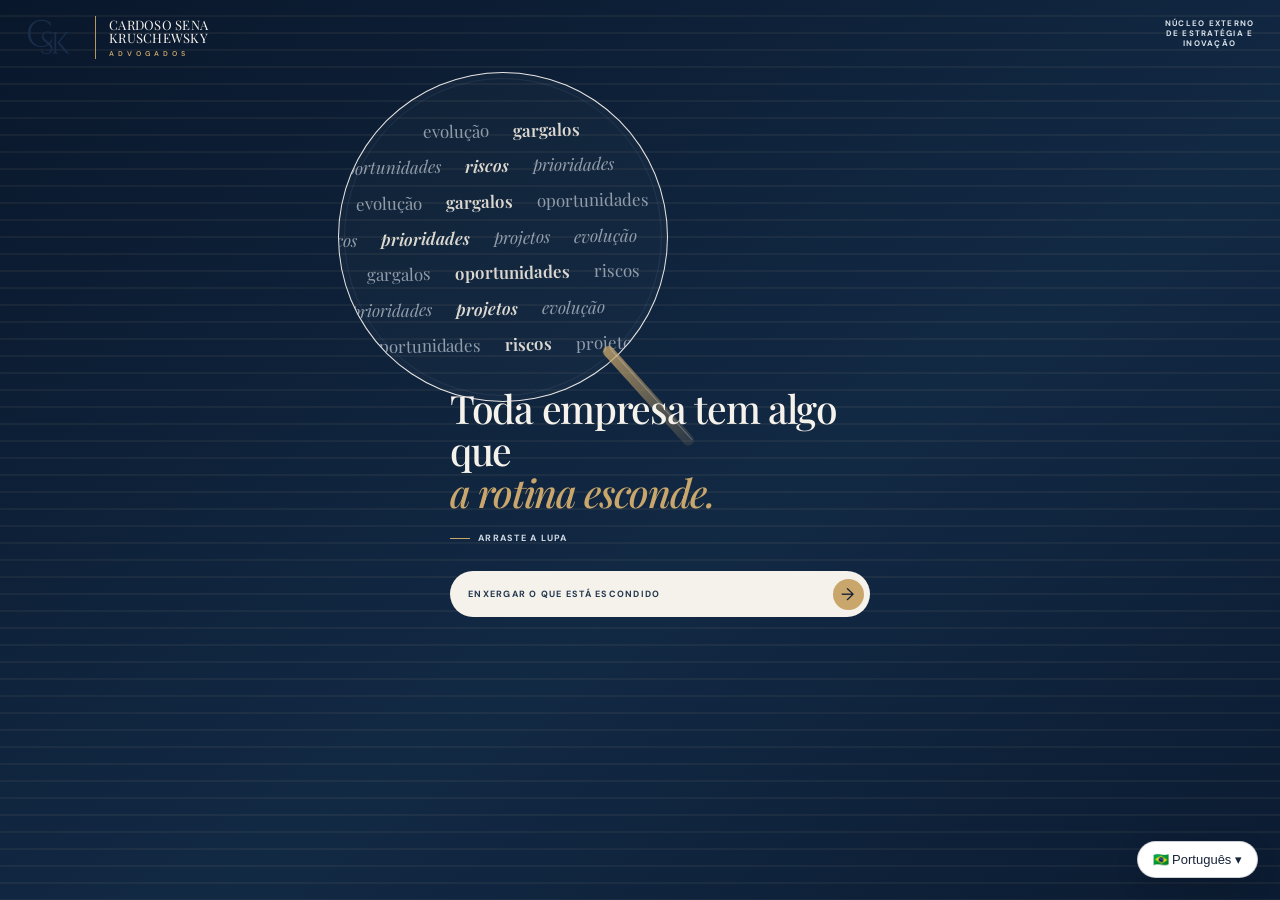
<file: index.html>
<!DOCTYPE html>
<html lang="pt-BR">
<head>
<meta charset="UTF-8">
<meta name="viewport" content="width=device-width, initial-scale=1">
<meta name="theme-color" content="#101f35">
<meta name="description" content="CSK — Cardoso Sena Kruschewsky Advogados. Núcleo Externo de Estratégia e Inovação.">
<title>CSK | Cardoso Sena Kruschewsky — Estratégia e Inovação</title>
<link rel="preconnect" href="https://fonts.googleapis.com">
<link rel="preconnect" href="https://fonts.gstatic.com" crossorigin>
<link href="https://fonts.googleapis.com/css2?family=DM+Sans:wght@400;500;600;700&family=Playfair+Display:ital,wght@0,500;0,600;1,500&display=swap" rel="stylesheet">
<style>
:root{--bg:#101f35;--paper:#f5f1eb;--soft:#c9d4df;--line:rgba(222,198,153,.12);--ink:#101f35;--gold:#c9a66b}
*{box-sizing:border-box}
html,body{margin:0;width:100%;min-height:100%;background:var(--bg)}
body{min-height:100vh;min-height:100svh;overflow:hidden;color:var(--paper);font-family:"DM Sans",sans-serif}
.stage{position:relative;isolation:isolate;min-height:100vh;min-height:100svh;overflow:hidden;background:linear-gradient(145deg,#09172b 0%,#122944 58%,#0b1b31 100%)}
.stage:before{content:"";position:absolute;inset:0;z-index:-1;background:repeating-linear-gradient(to bottom,transparent 0,transparent 15px,var(--line) 16px,transparent 17px);pointer-events:none}
header{position:absolute;left:clamp(18px,1.3vw,25px);right:clamp(18px,1.3vw,25px);top:16px;display:flex;justify-content:space-between;align-items:flex-start;z-index:4}
.logo{display:block;width:auto;height:auto;color:#f5f1eb}
.brand-lockup{display:flex;align-items:center;gap:13px;color:#f5f1eb;text-decoration:none}.brand-mark{display:block;width:64px;height:42px;object-fit:contain;object-position:left center;flex:0 0 auto;image-rendering:auto;-webkit-transform:translateZ(0);transform:translateZ(0)}.brand-divider{width:1px;height:43px;background:var(--gold);opacity:.9}.brand-name{font-family:"Playfair Display",serif;font-size:13px;line-height:1.05;letter-spacing:.02em;text-transform:uppercase}.brand-name small{display:block;margin-top:5px;color:var(--gold);font-family:"DM Sans",sans-serif;font-size:7px;letter-spacing:4px;font-weight:600}
.descriptor{margin-top:2px;text-align:center;color:#d8e0e8;font-size:8px;line-height:1.28;letter-spacing:1.25px;font-weight:700;text-transform:uppercase;min-width:105px}
main{position:relative;width:420px;margin-left:calc(50% - 190px);padding-top:72px;padding-bottom:42px}
.visual{height:318px;position:relative;width:330px;margin-left:-120px;pointer-events:none}
.lens{position:fixed;top:72px;left:calc(50% - 313px);z-index:1;width:330px;height:330px;border:1.5px solid rgba(246,242,239,.94);border-radius:50%;overflow:hidden;background:rgba(205,221,234,.025);box-shadow:inset 0 0 20px rgba(226,236,244,.035);pointer-events:none;user-select:none;will-change:left,top}
.lens:before{content:"";position:absolute;inset:5px;border:1px solid rgba(229,237,243,.07);border-radius:50%;pointer-events:none}
.lens:active{cursor:grabbing}
.reveal-field{position:fixed;inset:0;z-index:0;pointer-events:none;overflow:hidden;--reveal-x:39.3vw;--reveal-y:237px;mask-image:radial-gradient(circle 163px at var(--reveal-x) var(--reveal-y),#000 0 94%,transparent 100%);-webkit-mask-image:radial-gradient(circle 163px at var(--reveal-x) var(--reveal-y),#000 0 94%,transparent 100%)}
.words{position:absolute;inset:-4px -42px;display:flex;flex-direction:column;justify-content:center;gap:17px;transform:rotate(-1deg);pointer-events:none}
.reveal-field .words{inset:-20px -5%;gap:24px;justify-content:flex-start;top:10%;height:100%;transform:rotate(-2deg)}
.word-row{display:flex;justify-content:center;align-items:center;gap:24px;white-space:nowrap;font-family:"Playfair Display",serif;font-size:17px;line-height:1.1;color:rgba(222,228,236,.62);animation:drift 16s ease-in-out infinite alternate}
.word-row:nth-child(even){transform:translateX(-26px);font-style:italic;animation-duration:21s}
.word-row span:nth-child(2){color:rgba(248,241,230,.88);font-weight:600}
.handle{position:fixed;z-index:1;left:calc(50% - 46px);top:342px;width:130px;height:11px;border-radius:9px;background:linear-gradient(90deg,rgba(201,166,107,.78),rgba(201,166,107,.12));transform:rotate(48deg);transform-origin:left center;box-shadow:0 2px 9px rgba(13,27,42,.12);pointer-events:none;will-change:left,top}
.handle:after{content:"";position:absolute;left:5px;right:3px;top:2px;height:1px;background:rgba(255,255,255,.25)}
.copy{position:relative;z-index:2;margin-top:-3px;width:420px}
h1{margin:0 0 20px;font-family:"Playfair Display",serif;font-weight:500;font-size:clamp(34px,3.05vw,41px);line-height:1.08;letter-spacing:-1.3px;color:var(--paper)}
h1 em{display:block;color:var(--gold);font-weight:500}
.instruction{display:flex;align-items:center;gap:8px;margin:0 0 27px 0;color:#d2dbe5;font-size:9px;line-height:1.2;font-weight:700;letter-spacing:1.25px;text-transform:uppercase}
.instruction:before{content:"";width:20px;height:1px;background:var(--gold)}
.cta{display:flex;align-items:center;justify-content:space-between;width:420px;height:46px;padding:5px 6px 5px 18px;border-radius:30px;background:var(--paper);color:#24394f;text-decoration:none;font-size:9px;letter-spacing:1.25px;font-weight:700;transition:background .2s,transform .2s}
.cta:hover{background:#fffaf7;transform:translateY(-1px)}
.cta:focus-visible{outline:2px solid #b9dfe7;outline-offset:4px}
.arrow{width:31px;height:31px;border-radius:50%;display:grid;place-items:center;background:#c9a66b;color:#101f35;font-size:17px;font-weight:400;line-height:1}
@keyframes float-scene{0%,100%{transform:translateY(0)}50%{transform:translateY(-13px)}}
@keyframes drift{from{translate:-5px 0}to{translate:5px 0}}
@media(min-height:800px){main{padding-top:72px}}
@media(max-width:700px){
 body{overflow:auto}.stage{min-height:100svh;overflow:hidden}
 header{top:20px;left:20px;right:20px}.brand-lockup{gap:8px}.brand-mark{width:54px;height:36px}.brand-divider{height:34px}.brand-name{font-size:9px}.brand-name small{font-size:6px;letter-spacing:2.8px}.descriptor{font-size:6px;letter-spacing:.8px;min-width:88px}
 main{width:min(420px,calc(100% - 42px));margin:0 auto;padding-top:clamp(135px,20vh,175px);padding-bottom:36px}
 .visual{width:100%;height:clamp(250px,72vw,318px);margin-left:0}
 .lens{width:330px;height:330px;left:0;transform:none}
 .words{inset:-4px -35px;gap:15px}.word-row{font-size:15px;gap:18px}
 .handle{width:130px}
 .copy{width:100%;margin-top:-3px}h1{font-size:clamp(32px,8.6vw,40px);letter-spacing:-1px}
 .cta{width:100%;height:46px;font-size:8px;letter-spacing:.9px;padding-left:12px}
}

@media(max-width:360px){.word-row{font-size:13px;gap:13px}.cta{font-size:7px;letter-spacing:.7px}}
@media(prefers-reduced-motion:reduce){*,*:before,*:after{animation:none!important;transition:none!important}}

/* Revelação em tela cheia acionada pelo botão principal */
.full-reveal{position:absolute;inset:0;z-index:0;overflow:hidden;opacity:0;pointer-events:none;
  background:radial-gradient(ellipse at 48% 88%,rgba(201,166,107,.30) 0%,rgba(201,166,107,.10) 25%,transparent 62%),
             linear-gradient(180deg,#09172b 0%,#142b47 58%,#0b1b31 100%);
  transition:opacity 1s ease}
.full-words{position:absolute;inset:7% -7% auto;display:flex;flex-direction:column;gap:25px;
  transform:rotate(-2deg);width:114%;min-height:95%;justify-content:flex-start}
.full-words .word-row{justify-content:space-around;gap:30px;font-size:clamp(15px,1.35vw,20px);
  color:rgba(204,222,241,.58);animation:fullDrift 18s ease-in-out infinite alternate}
.full-words .word-row:nth-child(even){animation-duration:23s}
@keyframes fullDrift{from{translate:-18px 0}to{translate:18px 0}}
.stage.is-revealed{background:linear-gradient(180deg,#263b55 0%,#24466d 58%,#0758a8 100%)}
.stage.is-revealed .full-reveal{opacity:1}
.stage.is-revealed .lens,.stage.is-revealed .handle{opacity:0;transform:scale(1.08);transition:opacity .8s ease,transform 1s ease}
.stage.is-revealed .copy{transform:translateY(76px);transition:transform 1s cubic-bezier(.2,.75,.25,1)}
.stage.is-revealed .instruction{opacity:.9}
.stage.is-revealed .cta{box-shadow:0 12px 34px rgba(0,22,55,.22)}
.lens,.handle{transition:opacity .8s ease,transform 1s ease}
.copy{transition:transform 1s cubic-bezier(.2,.75,.25,1)}
@media(max-width:700px){
 .full-words{top:7%;gap:22px;width:145%;left:-22%}
 .full-words .word-row{font-size:13px;gap:18px}
 .stage.is-revealed .copy{transform:translateY(48px)}
}
@media(prefers-reduced-motion:reduce){.full-reveal,.lens,.handle,.copy{transition:none!important}}

</style>
  <script src="i18n.js"></script>
</head>
<body>
<div class="stage">
<div class="full-reveal" aria-hidden="true">
  <div class="full-words">
    <div class="word-row"><span>evolução</span><span>gargalos</span><span>oportunidades</span><span>riscos</span><span>prioridades</span><span>projetos</span></div>
    <div class="word-row"><span>prioridades</span><span>projetos</span><span>evolução</span><span>gargalos</span><span>oportunidades</span><span>riscos</span></div>
    <div class="word-row"><span>gargalos</span><span>oportunidades</span><span>riscos</span><span>prioridades</span><span>projetos</span><span>evolução</span></div>
    <div class="word-row"><span>riscos</span><span>prioridades</span><span>projetos</span><span>evolução</span><span>gargalos</span><span>oportunidades</span></div>
    <div class="word-row"><span>oportunidades</span><span>riscos</span><span>prioridades</span><span>projetos</span><span>evolução</span><span>gargalos</span></div>
    <div class="word-row"><span>evolução</span><span>projetos</span><span>gargalos</span><span>riscos</span><span>oportunidades</span><span>prioridades</span></div>
  </div>
</div>
<header>
<a class="brand-lockup" href="/" aria-label="CSK — Cardoso Sena Kruschewsky Advogados"><img class="brand-mark" src="/assets/logo-csk.svg" alt="CSK"><span class="brand-divider" aria-hidden="true"></span><span class="brand-name">CARDOSO SENA<br>KRUSCHEWSKY<small>ADVOGADOS</small></span></a>
<div class="descriptor">NÚCLEO EXTERNO<br>DE ESTRATÉGIA E<br>INOVAÇÃO</div>
</header>
<main>
<div class="visual" aria-label="Lupa com palavras ligadas à estratégia empresarial">
<div class="lens" id="lens" role="img" aria-label="Evolução, gargalos, riscos, prioridades, projetos e oportunidades">
<div class="words" aria-hidden="true">
<div class="word-row"><span>evolução</span><span>gargalos</span></div>
<div class="word-row"><span>oportunidades</span><span>riscos</span><span>prioridades</span></div>
<div class="word-row"><span>evolução</span><span>gargalos</span><span>oportunidades</span></div>
<div class="word-row"><span>riscos</span><span>prioridades</span><span>projetos</span><span>evolução</span></div>
<div class="word-row"><span>gargalos</span><span>oportunidades</span><span>riscos</span></div>
<div class="word-row"><span>prioridades</span><span>projetos</span><span>evolução</span></div>
<div class="word-row"><span>oportunidades</span><span>riscos</span><span>projetos</span></div>
</div></div><div class="handle" id="handle" aria-hidden="true"></div>
</div>
<section class="copy">
<h1>Toda empresa tem algo<br>que <em>a rotina esconde.</em></h1>
<div class="instruction">ARRASTE A LUPA</div>
<a class="cta" id="revealCta" href="/institucional.html" aria-expanded="false"><span>ENXERGAR O QUE ESTÁ ESCONDIDO</span><span class="arrow" aria-hidden="true">→</span></a>
</section>
</main>
</div>
<script>
(() => {
  const stage=document.querySelector(".stage");
  const lens=document.getElementById("lens");
  const handle=document.getElementById("handle");
  const cta=document.getElementById("revealCta");
  const instruction=document.querySelector(".instruction");
  if(!stage||!lens||!handle||!cta)return;

  // Um único clique inicia a animação e redireciona automaticamente.
  cta.addEventListener("click",event=>{
    event.preventDefault();
    if(stage.classList.contains("is-revealed"))return;
    stage.classList.add("is-revealed");
    cta.setAttribute("aria-expanded","true");
    cta.setAttribute("aria-disabled","true");
    cta.style.pointerEvents="none";
    cta.querySelector("span:first-child").textContent="ACESSANDO A CSK...";
    if(instruction)instruction.textContent="NOVAS PERSPECTIVAS PARA SUA EMPRESA";
    window.setTimeout(()=>{
      window.location.assign(cta.href);
    },900);
  });

  // Permite arrastar a lupa antes de ativar a revelação.
  let dragging=false,raf=0;
  let x=Math.max(0,Math.min(innerWidth-330,innerWidth*.393-165));
  let y=72,tx=x,ty=y;
  const paint=()=>{
    const dx=tx-x,dy=ty-y;
    x+=dx*.24;y+=dy*.24;
    lens.style.left=x+"px";lens.style.top=y+"px";
    handle.style.left=(x+267)+"px";handle.style.top=(y+270)+"px";
    if(Math.abs(dx)>.5||Math.abs(dy)>.5)raf=requestAnimationFrame(paint);
    else raf=0;
  };
  lens.addEventListener("pointerdown",e=>{
    if(stage.classList.contains("is-revealed"))return;
    dragging=true;lens.setPointerCapture?.(e.pointerId);e.preventDefault();
  });
  window.addEventListener("pointermove",e=>{
    if(!dragging)return;
    tx=Math.max(0,Math.min(innerWidth-330,e.clientX-165));
    ty=Math.max(0,Math.min(innerHeight-330,e.clientY-165));
    if(!raf)raf=requestAnimationFrame(paint);
  });
  window.addEventListener("pointerup",()=>dragging=false);
  window.addEventListener("pointercancel",()=>dragging=false);
  window.addEventListener("resize",()=>{
    if(dragging)return;
    tx=Math.max(0,Math.min(innerWidth-330,innerWidth*.393-165));
    if(!raf)raf=requestAnimationFrame(paint);
  });
  lens.style.left=x+"px";lens.style.top=y+"px";
  handle.style.left=(x+267)+"px";handle.style.top=(y+270)+"px";
})();
</script>
</body>
</html>
</file>
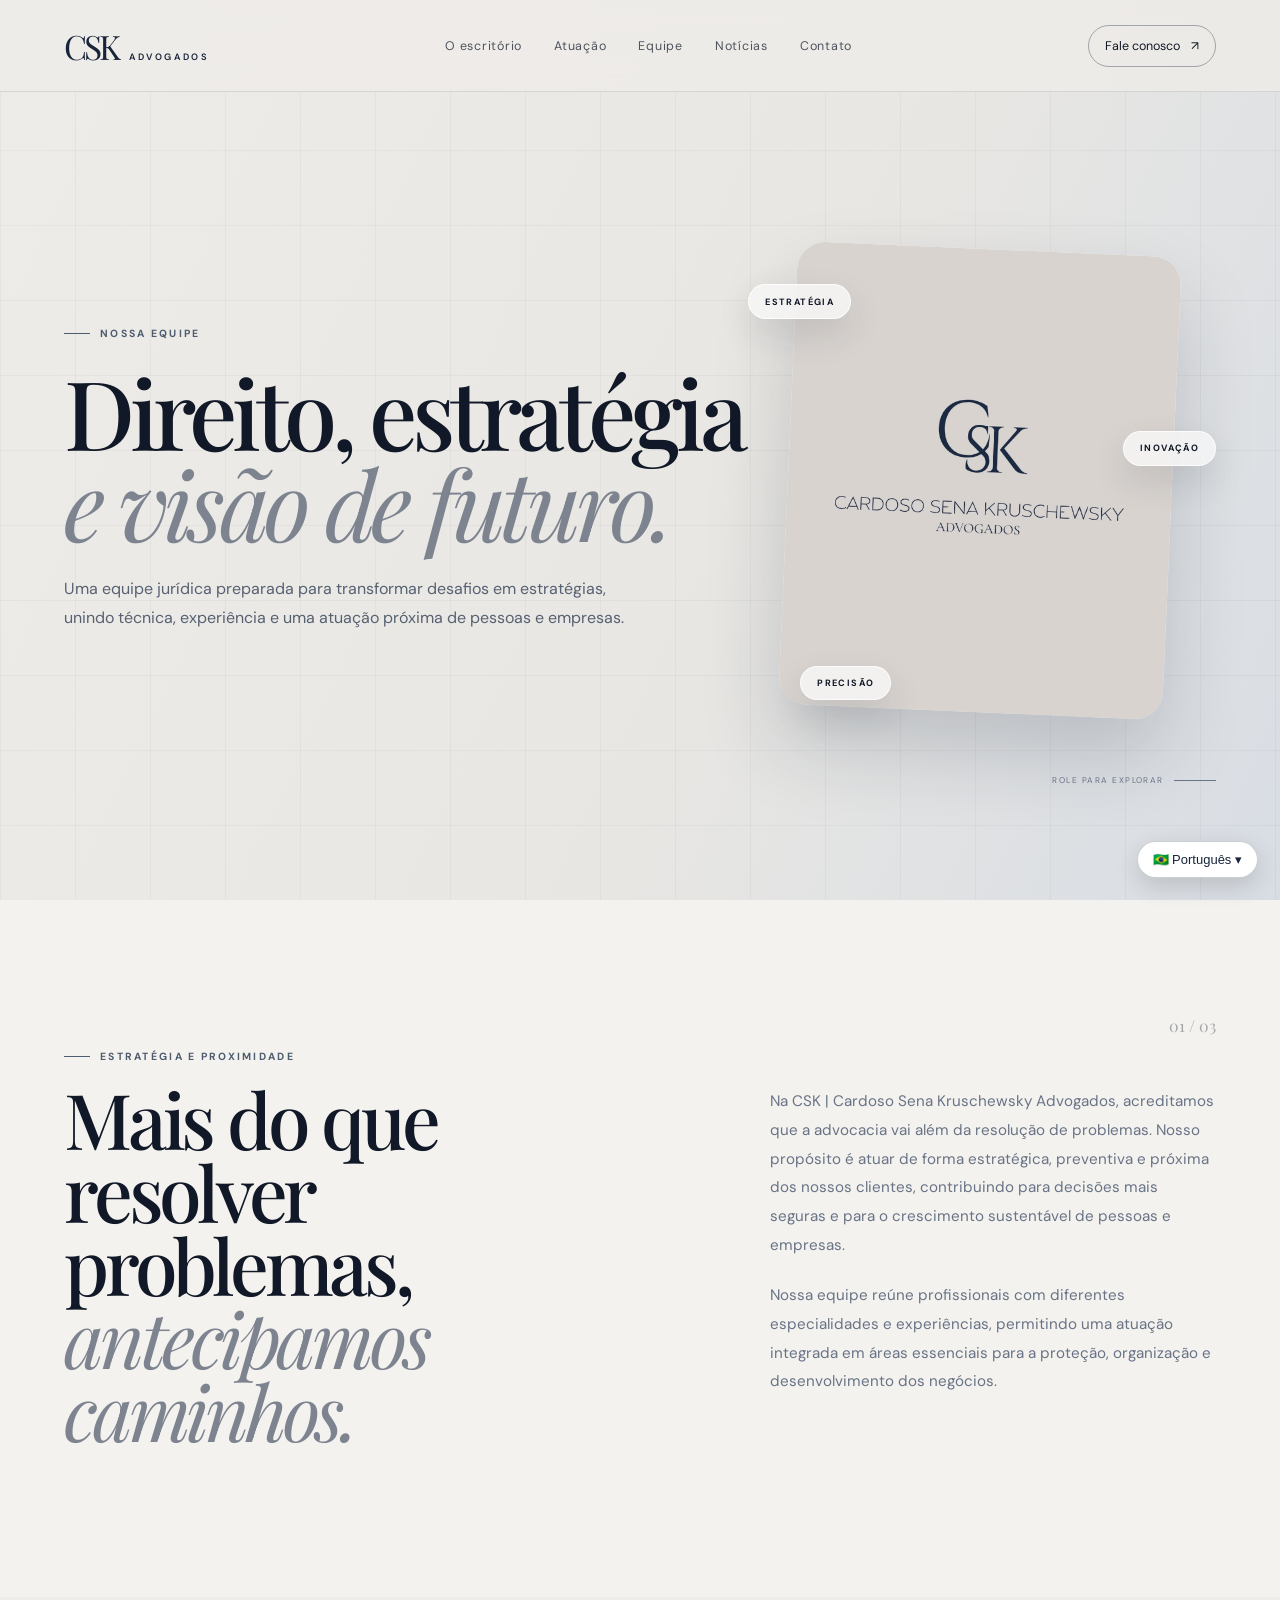
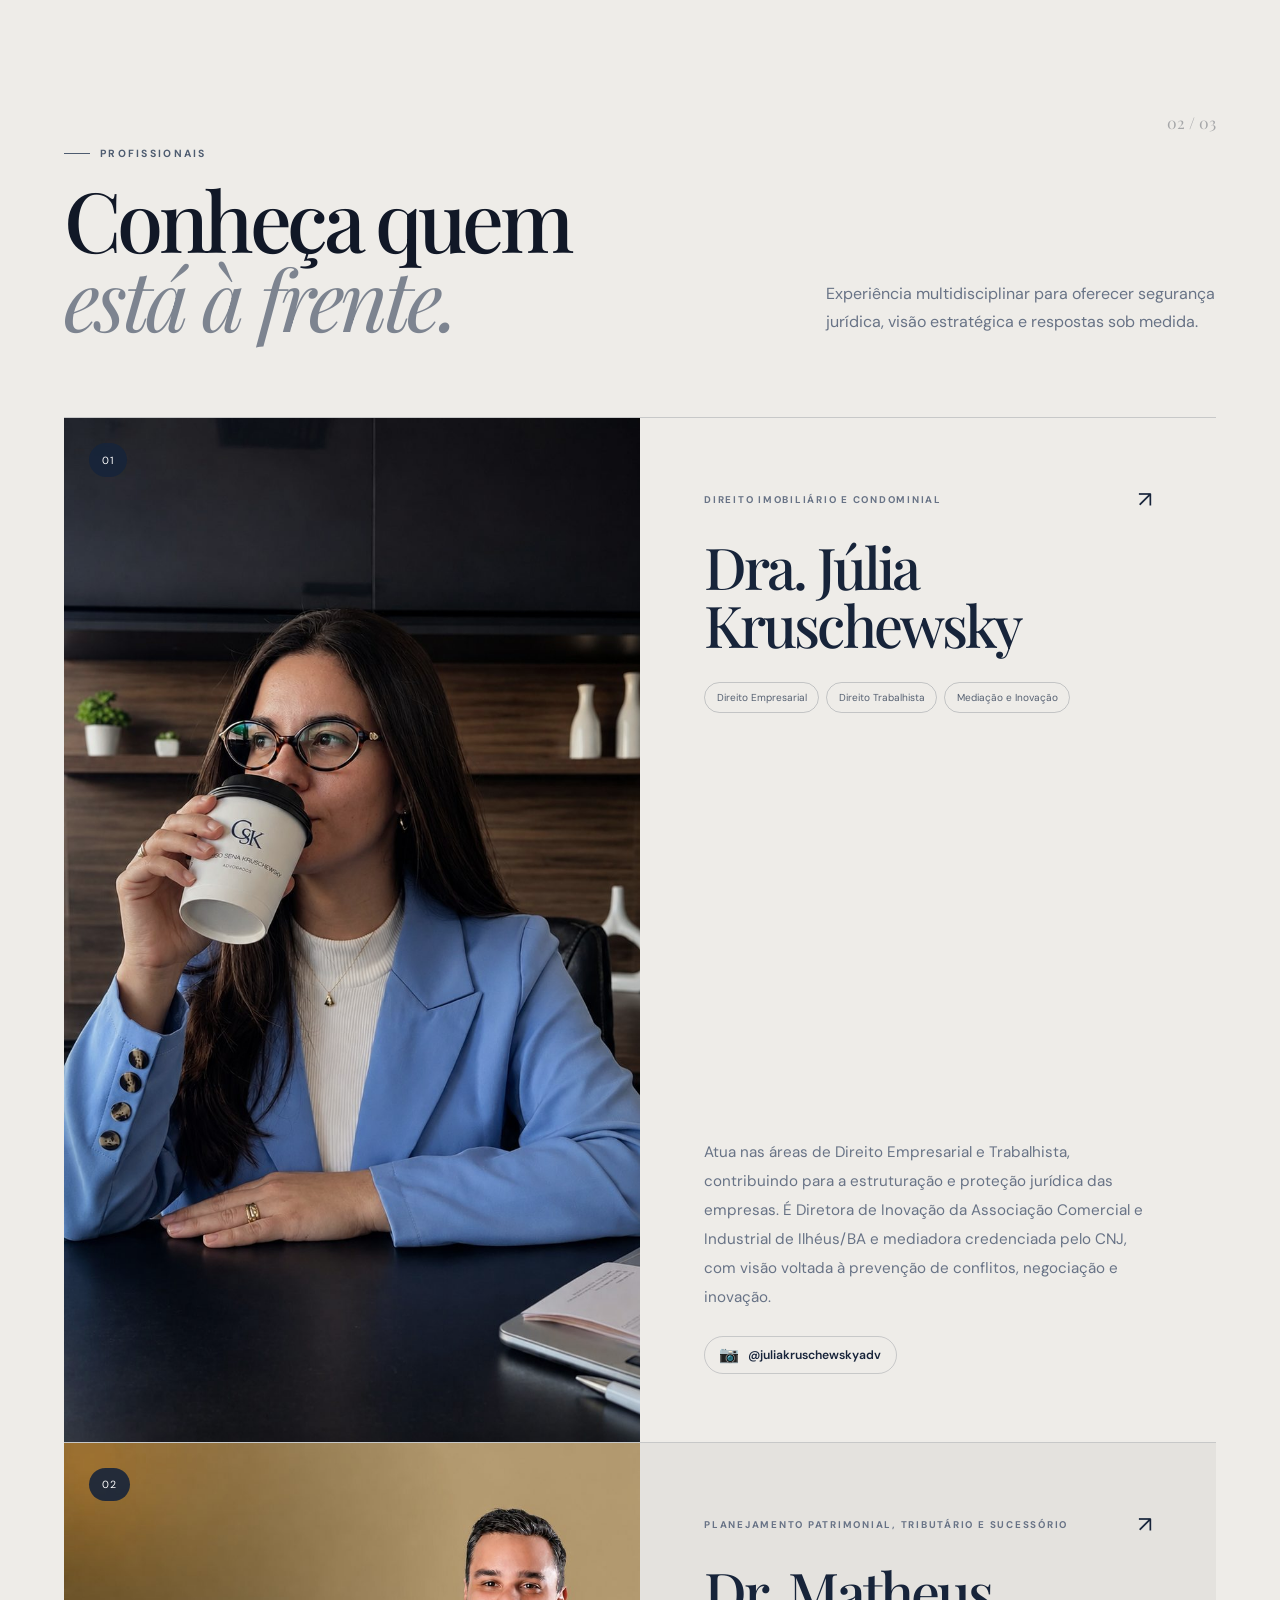
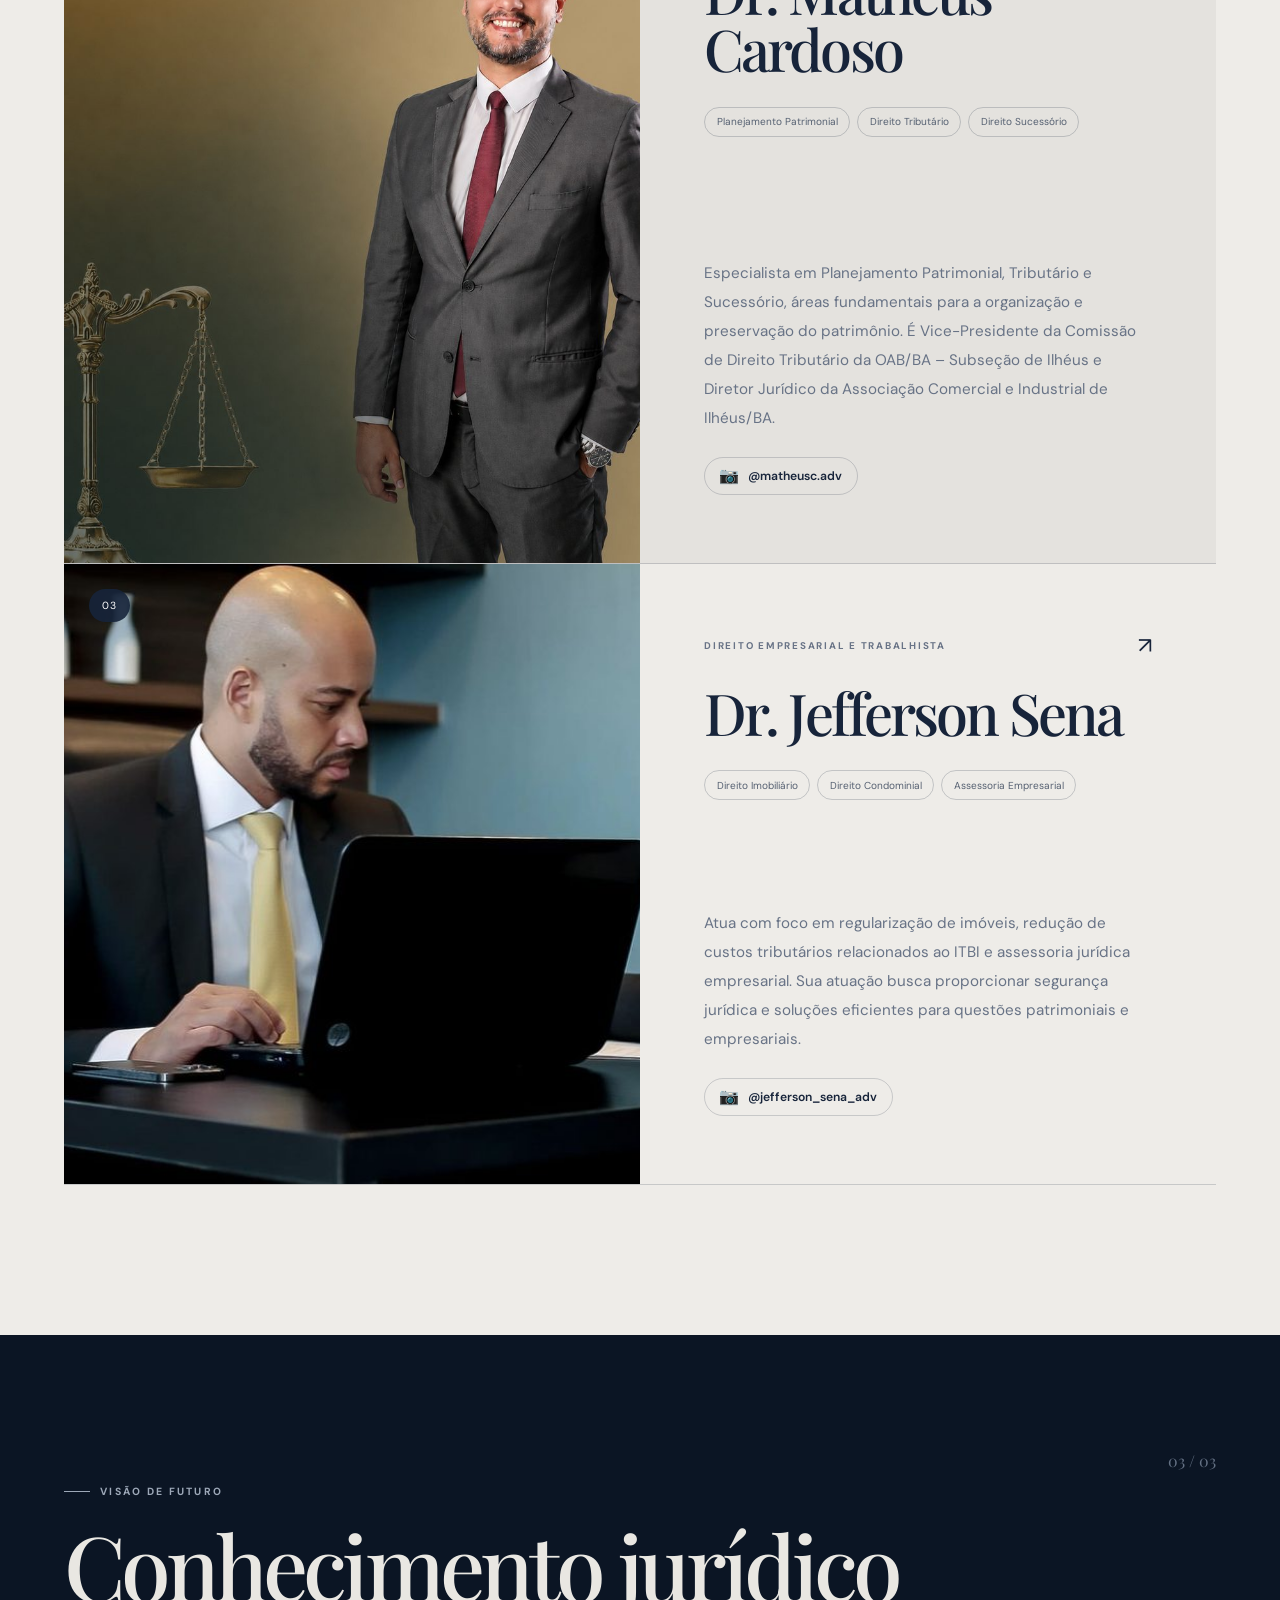
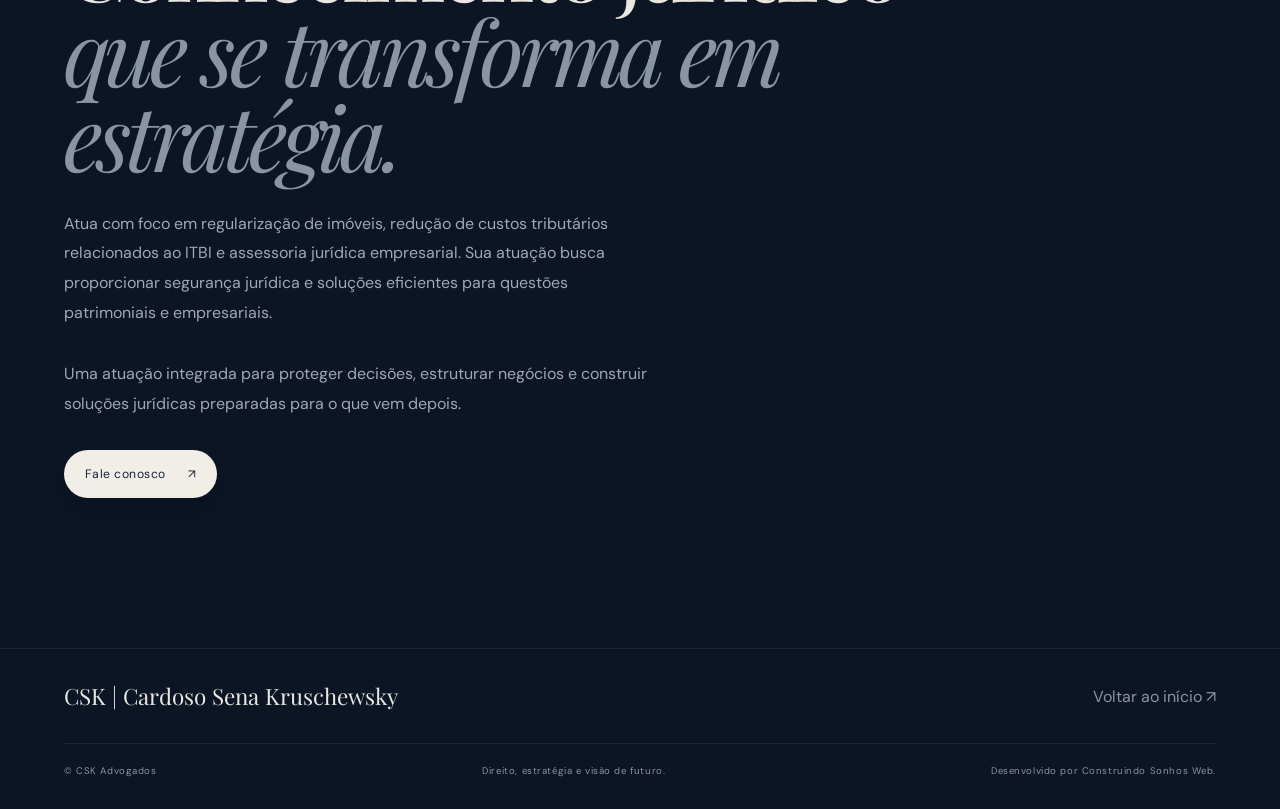
<file: equipe/index.html>
<!DOCTYPE html>
<html lang="pt-BR">
<head>
  <meta charset="UTF-8">
  <meta name="viewport" content="width=device-width, initial-scale=1.0">
  <meta name="description" content="Nossa equipe — CSK | Cardoso Sena Kruschewsky Advogados.">
  <title>Nossa Equipe | CSK Advogados</title>
  <link rel="stylesheet" href="/equipe.css">
  <script src="/i18n.js"></script>
  <link rel="canonical" href="https://cskadv.com.br/equipe/">
</head>
<body>
  <header class="nav">
    <a class="brand" href="/" aria-label="CSK início">
      <span class="brand-mark">CSK</span>
      <span class="brand-text">ADVOGADOS</span>
    </a>
    <nav class="menu">
      <a href="/#escritorio">O escritório</a>
      <a href="/#atuacao">Atuação</a>
      <a href="#equipe">Equipe</a>
      <a href="/noticias/">Notícias</a>
      <a href="/#contato">Contato</a>
    </nav>
    <a class="nav-cta" href="/#contato">Fale conosco <span>↗</span></a>
  </header>

  <main>
    <section class="team-hero">
      <div class="team-hero-grid"></div>
      <div class="team-hero-copy">
        <div class="eyebrow"><span></span> NOSSA EQUIPE</div>
        <h1>Direito, estratégia<br><em>e visão de futuro.</em></h1>
        <p>Uma equipe jurídica preparada para transformar desafios em estratégias, unindo técnica, experiência e uma atuação próxima de pessoas e empresas.</p>
      </div>
      <div class="team-hero-visual" aria-hidden="true">
        <div class="team-hero-card">
          <img src="/assets/logo-csk.jpeg" alt="">
        </div>
        <div class="team-floating-tag team-tag-one">ESTRATÉGIA</div>
        <div class="team-floating-tag team-tag-two">INOVAÇÃO</div>
        <div class="team-floating-tag team-tag-three">PRECISÃO</div>
        <div class="team-scroll-hint">ROLE PARA EXPLORAR <span></span></div>
      </div>
    </section>

    <section class="section-pad team-intro">
      <span class="section-number">01 / 03</span>
      <div class="team-intro-grid">
        <div>
          <div class="eyebrow"><span></span> ESTRATÉGIA E PROXIMIDADE</div>
          <h2>Mais do que resolver problemas, <em>antecipamos caminhos.</em></h2>
        </div>
        <div class="team-intro-copy">
          <p>Na CSK | Cardoso Sena Kruschewsky Advogados, acreditamos que a advocacia vai além da resolução de problemas. Nosso propósito é atuar de forma estratégica, preventiva e próxima dos nossos clientes, contribuindo para decisões mais seguras e para o crescimento sustentável de pessoas e empresas.</p>
          <p>Nossa equipe reúne profissionais com diferentes especialidades e experiências, permitindo uma atuação integrada em áreas essenciais para a proteção, organização e desenvolvimento dos negócios.</p>
        </div>
      </div>
    </section>

    <section id="equipe" class="team-members section-pad">
      <span class="section-number">02 / 03</span>
      <div class="team-section-heading">
        <div>
          <div class="eyebrow"><span></span> PROFISSIONAIS</div>
          <h2>Conheça quem<br><em>está à frente.</em></h2>
        </div>
        <p>Experiência multidisciplinar para oferecer segurança jurídica, visão estratégica e respostas sob medida.</p>
      </div>

      <div class="team-list">
        <article class="team-card">
          <div class="team-card-image">
            <img src="/assets/equipe-jefferson.jpg" alt="Dr. Jefferson Sena">
            <div class="team-card-index">01</div>
          </div>
          <div class="team-card-body">
            <div class="team-card-topline">
              <span class="team-card-role">Direito Imobiliário e Condominial</span>
              <span class="team-card-arrow">↗</span>
            </div>
            <h3>Dra. Júlia Kruschewsky</h3>
            <div class="team-tags">
              <span>Direito Empresarial</span>
              <span>Direito Trabalhista</span>
              <span>Mediação e Inovação</span>
            </div>
            <p>Atua nas áreas de Direito Empresarial e Trabalhista, contribuindo para a estruturação e proteção jurídica das empresas. É Diretora de Inovação da Associação Comercial e Industrial de Ilhéus/BA e mediadora credenciada pelo CNJ, com visão voltada à prevenção de conflitos, negociação e inovação.</p>
            <a class="team-instagram" href="https://www.instagram.com/juliakruschewskyadv/" target="_blank" rel="noopener noreferrer" aria-label="Instagram de Júlia Kruschewsky"><span aria-hidden="true">📷</span> @juliakruschewskyadv</a>
          </div>
        </article>

        <article class="team-card">
          <div class="team-card-image">
            <img src="/assets/equipe-matheus.jpg" alt="Dr. Matheus Cardoso">
            <div class="team-card-index">02</div>
          </div>
          <div class="team-card-body">
            <div class="team-card-topline">
              <span class="team-card-role">Planejamento Patrimonial, Tributário e Sucessório</span>
              <span class="team-card-arrow">↗</span>
            </div>
            <h3>Dr. Matheus Cardoso</h3>
            <div class="team-tags">
              <span>Planejamento Patrimonial</span>
              <span>Direito Tributário</span>
              <span>Direito Sucessório</span>
            </div>
            <p>Especialista em Planejamento Patrimonial, Tributário e Sucessório, áreas fundamentais para a organização e preservação do patrimônio. É Vice-Presidente da Comissão de Direito Tributário da OAB/BA – Subseção de Ilhéus e Diretor Jurídico da Associação Comercial e Industrial de Ilhéus/BA.</p>
            <a class="team-instagram" href="https://www.instagram.com/matheusc.adv/" target="_blank" rel="noopener noreferrer" aria-label="Instagram de Matheus Cardoso"><span aria-hidden="true">📷</span> @matheusc.adv</a>
          </div>
        </article>

        <article class="team-card">
          <div class="team-card-image">
            <img src="/assets/equipe-julia.jpg" alt="Dra. Júlia Kruschewsky">
            <div class="team-card-index">03</div>
          </div>
          <div class="team-card-body">
            <div class="team-card-topline">
              <span class="team-card-role">Direito Empresarial e Trabalhista</span>
              <span class="team-card-arrow">↗</span>
            </div>
            <h3>Dr. Jefferson Sena</h3>
            <div class="team-tags">
              <span>Direito Imobiliário</span>
              <span>Direito Condominial</span>
              <span>Assessoria Empresarial</span>
            </div>
            <p>Atua com foco em regularização de imóveis, redução de custos tributários relacionados ao ITBI e assessoria jurídica empresarial. Sua atuação busca proporcionar segurança jurídica e soluções eficientes para questões patrimoniais e empresariais.</p>
            <a class="team-instagram" href="https://www.instagram.com/jefferson_sena_adv/" target="_blank" rel="noopener noreferrer" aria-label="Instagram de Jefferson Sena"><span aria-hidden="true">📷</span> @jefferson_sena_adv</a>
          </div>
        </article>
      </div>
    </section>

    <section class="team-closing section-pad">
      <span class="section-number">03 / 03</span>
      <div class="team-closing-inner">
        <div class="eyebrow"><span></span> VISÃO DE FUTURO</div>
        <h2>Conhecimento jurídico<br><em>que se transforma em estratégia.</em></h2>
        <p>Atua com foco em regularização de imóveis, redução de custos tributários relacionados ao ITBI e assessoria jurídica empresarial. Sua atuação busca proporcionar segurança jurídica e soluções eficientes para questões patrimoniais e empresariais.</p>
        <p>Uma atuação integrada para proteger decisões, estruturar negócios e construir soluções jurídicas preparadas para o que vem depois.</p>
        <a class="button button-primary" href="/#contato">Fale conosco <span>↗</span></a>
      </div>
    </section>
  </main>

  <footer>
    <div class="footer-top">
      <div class="footer-brand">CSK | Cardoso Sena Kruschewsky</div>
      <a href="/">Voltar ao início ↗</a>
    </div>
    <div class="footer-bottom">
      <span>© CSK Advogados</span>
      <span>Direito, estratégia e visão de futuro.</span>
      <span>Desenvolvido por Construindo Sonhos Web.</span>
    </div>
  </footer>
</body>
</html>
</file>
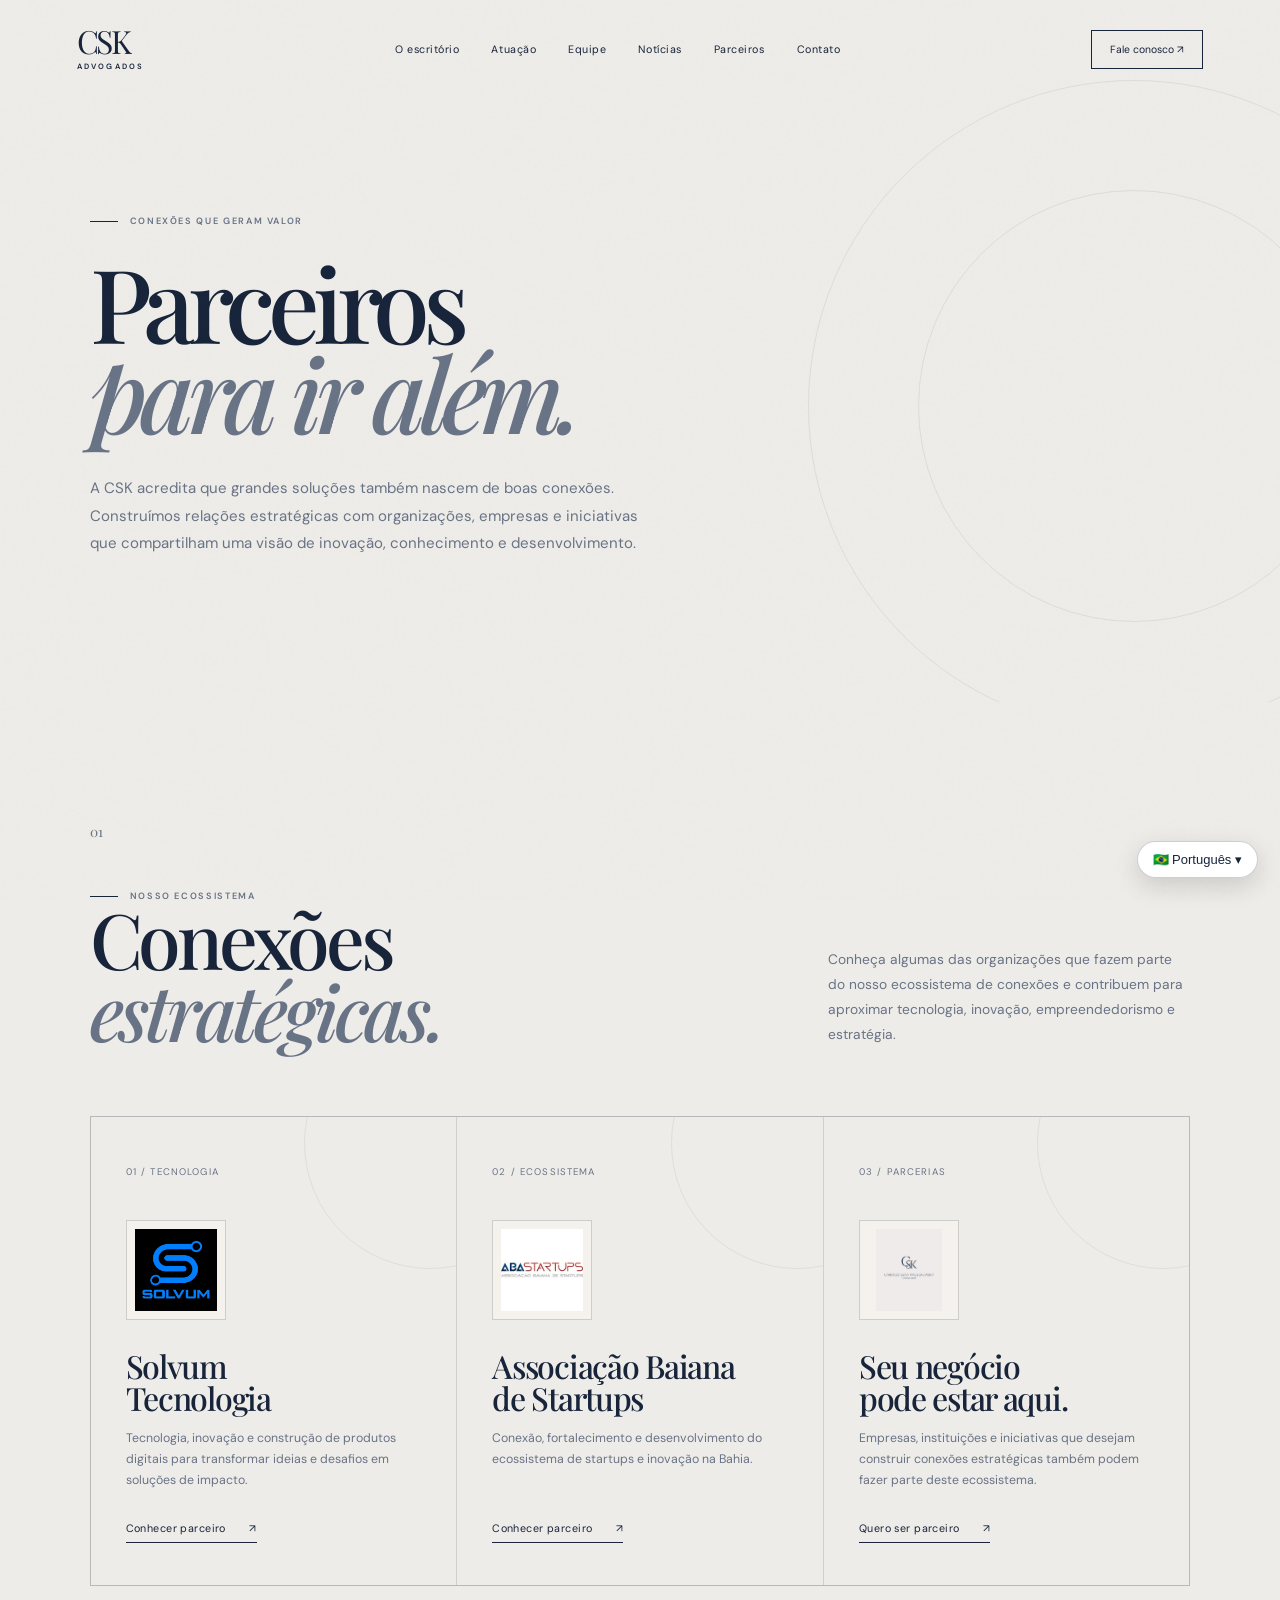
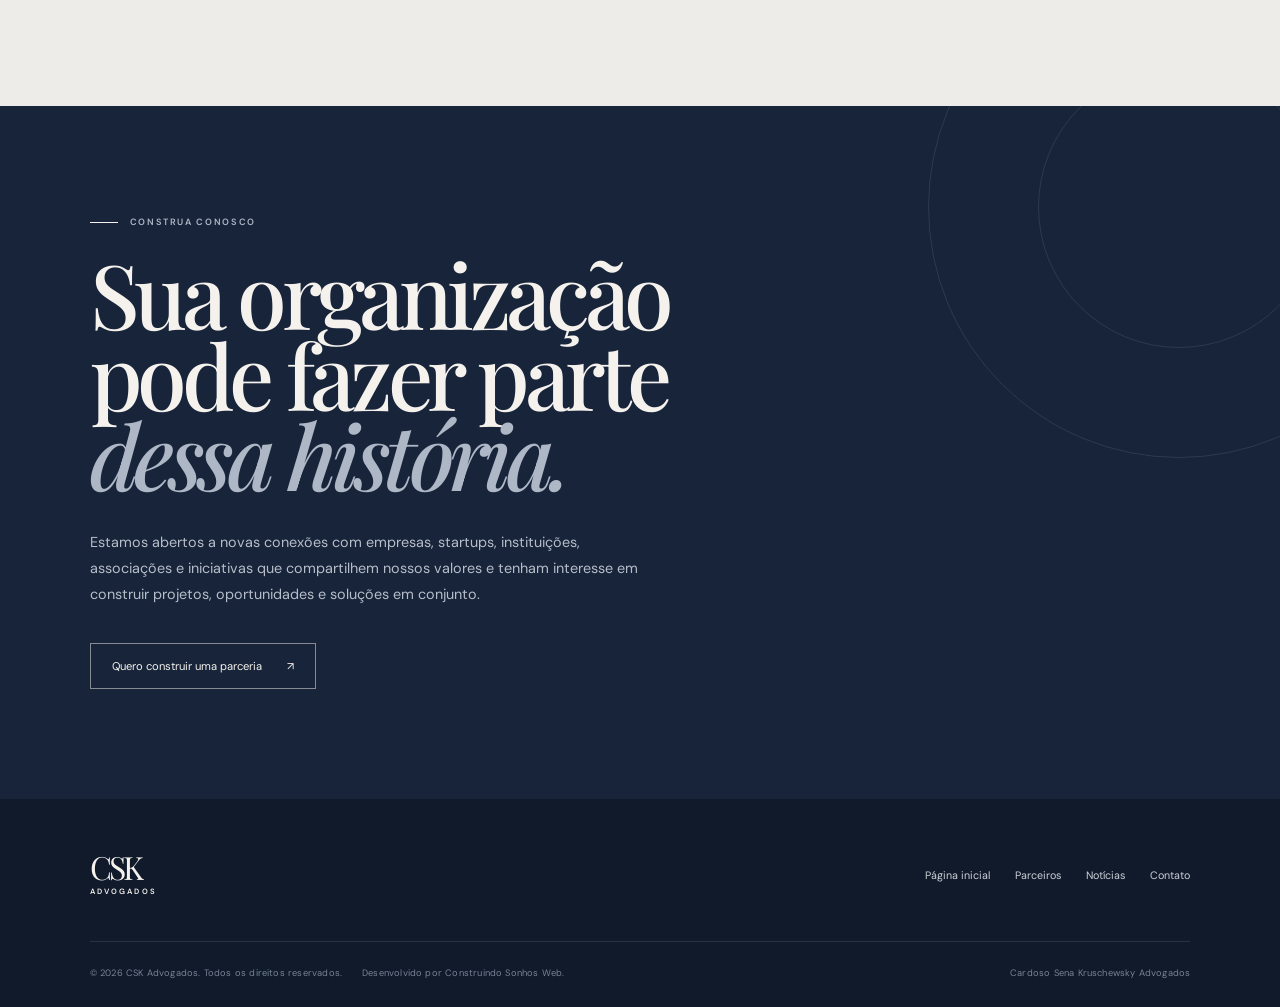
<file: parceiros/index.html>
<!DOCTYPE html>
<html lang="pt-BR">
<head>
  <meta charset="UTF-8" />
  <meta name="viewport" content="width=device-width, initial-scale=1.0" />
  <meta name="description" content="Parceiros CSK — conexões estratégicas para inovação, tecnologia e desenvolvimento." />
  <title>CSK | Parceiros</title>
  <link rel="preconnect" href="https://fonts.googleapis.com">
  <link rel="preconnect" href="https://fonts.gstatic.com" crossorigin>
  <link href="https://fonts.googleapis.com/css2?family=DM+Sans:wght@400;500;600;700&family=Playfair+Display:wght@500;600;700&display=swap" rel="stylesheet">
  <style>
    :root{--navy:#17243a;--navy-dark:#101a2b;--cream:#eeece8;--cream-light:#f5f2ed;--gray:#687386;--line:rgba(23,36,58,.14)}
    *{box-sizing:border-box;margin:0;padding:0}
    html{scroll-behavior:smooth}
    body{background:var(--cream);color:var(--navy);font-family:"DM Sans",sans-serif;overflow-x:hidden}
    .noise{position:fixed;inset:0;pointer-events:none;opacity:.035;z-index:999;background-image:url("data:image/svg+xml,%3Csvg viewBox='0 0 180 180' xmlns='http://www.w3.org/2000/svg'%3E%3Cfilter id='n'%3E%3CfeTurbulence type='fractalNoise' baseFrequency='.8' numOctaves='4' stitchTiles='stitch'/%3E%3C/filter%3E%3Crect width='100%25' height='100%25' filter='url(%23n)' opacity='.35'/%3E%3C/svg%3E")}
    .nav{position:absolute;top:0;left:0;width:100%;padding:28px 6vw;display:flex;align-items:center;justify-content:space-between;z-index:20}
    .brand{display:flex;flex-direction:column;text-decoration:none;color:var(--navy)}
    .brand-mark{font-family:"Playfair Display",serif;font-size:2rem;line-height:.8;letter-spacing:-.08em}
    .brand-text{margin-top:7px;font-size:.48rem;letter-spacing:.28em;font-weight:600}
    .menu{display:flex;gap:2rem}.menu a{color:var(--navy);text-decoration:none;font-size:.67rem;letter-spacing:.05em;position:relative}.menu a::after{content:"";position:absolute;left:0;bottom:-6px;width:0;height:1px;background:var(--navy);transition:.3s}.menu a:hover::after{width:100%}
    .nav-cta{border:1px solid var(--navy);padding:12px 18px;color:var(--navy);text-decoration:none;font-size:.65rem;transition:.25s}.nav-cta:hover{background:var(--navy);color:var(--cream-light)}
    .hero{min-height:78vh;padding:170px 7vw 100px;position:relative;overflow:hidden;display:flex;align-items:center}.hero::before,.hero::after{content:"";position:absolute;border:1px solid rgba(23,36,58,.08);border-radius:50%}.hero::before{width:650px;height:650px;right:-180px;top:80px}.hero::after{width:430px;height:430px;right:-70px;top:190px}.hero-content{max-width:900px;position:relative;z-index:2}.eyebrow{display:flex;align-items:center;gap:12px;color:var(--gray);font-size:.57rem;letter-spacing:.18em;font-weight:600}.eyebrow span{display:inline-block;width:28px;height:1px;background:var(--navy)}
    h1{margin-top:30px;font-family:"Playfair Display",serif;font-size:clamp(4rem,8vw,8.5rem);line-height:.88;letter-spacing:-.07em;font-weight:500;max-width:1000px}h1 em{font-weight:500;color:var(--gray)}.hero-description{margin-top:38px;max-width:570px;color:var(--gray);line-height:1.8;font-size:.94rem}
    .section{padding:120px 7vw}.section-number{font-family:"Playfair Display",serif;font-size:.85rem;color:var(--gray);margin-bottom:50px}.section-heading{display:grid;grid-template-columns:1fr .55fr;gap:5rem;align-items:end;margin-bottom:70px}.section-heading h2{font-family:"Playfair Display",serif;font-size:clamp(3rem,6vw,6rem);font-weight:500;line-height:.94;letter-spacing:-.055em}.section-heading h2 em{color:var(--gray);font-weight:500}.section-heading p{color:var(--gray);line-height:1.8;font-size:.86rem;max-width:400px}
    .partners-grid{display:grid;grid-template-columns:repeat(3,1fr);gap:1px;background:var(--line);border:1px solid var(--line)}.partner-card{min-height:430px;background:var(--cream);padding:42px 35px;display:flex;flex-direction:column;justify-content:space-between;position:relative;overflow:hidden;transition:.35s}.partner-card::before{content:"";position:absolute;width:250px;height:250px;border:1px solid rgba(23,36,58,.07);border-radius:50%;right:-100px;top:-100px;transition:.5s}.partner-card:hover{background:#e5e3df;transform:translateY(-5px)}.partner-card:hover::before{transform:scale(1.25)}.partner-index{font-size:.6rem;letter-spacing:.12em;color:var(--gray)}
    .partner-symbol{width:100px;height:100px;border:1px solid rgba(23,36,58,.18);display:flex;align-items:center;justify-content:center;margin-top:40px;font-family:"Playfair Display",serif;font-size:2rem;letter-spacing:-.08em;overflow:hidden;background:var(--cream-light)}.partner-symbol img{display:block;width:82px;height:82px;object-fit:contain}.partner-card h3{margin-top:30px;font-family:"Playfair Display",serif;font-size:2rem;line-height:1;font-weight:500;letter-spacing:-.04em}.partner-card p{margin-top:14px;color:var(--gray);font-size:.77rem;line-height:1.7;max-width:330px}.partner-link{align-self:flex-start;margin-top:30px;color:var(--navy);text-decoration:none;border-bottom:1px solid var(--navy);padding-bottom:7px;font-size:.67rem;letter-spacing:.04em}.partner-link span{margin-left:20px}
    .partnership-cta{background:var(--navy);color:var(--cream-light);padding:110px 7vw;position:relative;overflow:hidden}.partnership-cta::before,.partnership-cta::after{content:"";position:absolute;border:1px solid rgba(245,242,237,.1);border-radius:50%}.partnership-cta::before{width:500px;height:500px;right:-150px;top:-150px}.partnership-cta::after{width:280px;height:280px;right:-40px;top:-40px}.cta-inner{max-width:850px;position:relative;z-index:2}.eyebrow-light{color:#aeb7c5}.eyebrow-light span{background:var(--cream-light)}.partnership-cta h2{margin-top:25px;font-family:"Playfair Display",serif;font-size:clamp(3.5rem,7vw,7rem);font-weight:500;line-height:.9;letter-spacing:-.06em}.partnership-cta h2 em{color:#aeb7c5;font-weight:500}.partnership-cta p{max-width:560px;margin-top:35px;color:#b7bec9;line-height:1.8;font-size:.9rem}.cta-button{display:inline-flex;align-items:center;gap:25px;margin-top:35px;padding:15px 21px;border:1px solid rgba(245,242,237,.5);color:var(--cream-light);text-decoration:none;font-size:.7rem;transition:.3s}.cta-button:hover{background:var(--cream-light);color:var(--navy)}
    footer{background:#101a2b;color:#cdd2d9;padding:55px 7vw 28px}.footer-top{display:flex;justify-content:space-between;align-items:center;padding-bottom:45px;border-bottom:1px solid rgba(255,255,255,.1)}.footer-brand{color:#f5f2ed}.footer-links{display:flex;gap:25px}.footer-links a{color:#cdd2d9;text-decoration:none;font-size:.67rem}.footer-bottom{padding-top:25px;display:flex;justify-content:space-between;gap:20px;color:#788394;font-size:.58rem;letter-spacing:.02em}.footer-copyright{display:flex;gap:20px;flex-wrap:wrap}
    @media(max-width:1000px){.menu{display:none}.hero{min-height:70vh;padding-top:150px}.section-heading{grid-template-columns:1fr;gap:30px}.partners-grid{grid-template-columns:1fr}.partner-card{min-height:390px}}
    @media(max-width:700px){.nav{padding:24px 6vw}.nav-cta{display:none}.hero{padding:130px 7vw 80px}h1{font-size:clamp(3.5rem,16vw,6rem)}.section{padding:80px 7vw}.section-heading h2{font-size:clamp(3rem,14vw,5rem)}.partnership-cta{padding:85px 7vw}.partnership-cta h2{font-size:clamp(3.3rem,15vw,6rem)}.footer-top,.footer-bottom{flex-direction:column;align-items:flex-start}.footer-links{flex-direction:column;gap:12px}.footer-copyright{flex-direction:column;gap:8px}}
  </style>
  <link rel="canonical" href="https://cskadv.com.br/parceiros/">
</head>
<body>
  <div class="noise"></div>
  <header class="nav">
    <a class="brand" href="/" aria-label="CSK início"><span class="brand-mark">CSK</span><span class="brand-text">ADVOGADOS</span></a>
    <nav class="menu">
      <a href="/#escritorio">O escritório</a><a href="/#atuacao">Atuação</a><a href="/#equipe">Equipe</a><a href="/#noticias">Notícias</a><a href="#parceiros">Parceiros</a><a href="/#contato">Contato</a>
    </nav>
    <a class="nav-cta" href="/#contato">Fale conosco <span>↗</span></a>
  </header>
  <main>
    <section class="hero"><div class="hero-content"><div class="eyebrow"><span></span>CONEXÕES QUE GERAM VALOR</div><h1>Parceiros<br><em>para ir além.</em></h1><p class="hero-description">A CSK acredita que grandes soluções também nascem de boas conexões. Construímos relações estratégicas com organizações, empresas e iniciativas que compartilham uma visão de inovação, conhecimento e desenvolvimento.</p></div></section>
    <section class="section" id="parceiros">
      <div class="section-number">01</div>
      <div class="section-heading"><div><div class="eyebrow"><span></span>NOSSO ECOSSISTEMA</div><h2>Conexões<br><em>estratégicas.</em></h2></div><p>Conheça algumas das organizações que fazem parte do nosso ecossistema de conexões e contribuem para aproximar tecnologia, inovação, empreendedorismo e estratégia.</p></div>
      <div class="partners-grid">
        <article class="partner-card"><div><span class="partner-index">01 / TECNOLOGIA</span><div class="partner-symbol"><img src="/assets/solvun.jpeg" alt="Logo Solvum Tecnologia" /></div><h3>Solvum<br>Tecnologia</h3><p>Tecnologia, inovação e construção de produtos digitais para transformar ideias e desafios em soluções de impacto.</p></div><a class="partner-link" href="https://www.solvum.io/" target="_blank" rel="noopener noreferrer">Conhecer parceiro <span>↗</span></a></article>
        <article class="partner-card"><div><span class="partner-index">02 / ECOSSISTEMA</span><div class="partner-symbol"><img src="/assets/abas_associao_baiana_de_startups_logo.jfif" alt="Logo Associação Baiana de Startups" /></div><h3>Associação Baiana<br>de Startups</h3><p>Conexão, fortalecimento e desenvolvimento do ecossistema de startups e inovação na Bahia.</p></div><a class="partner-link" href="https://www.abastartups.org/" target="_blank" rel="noopener noreferrer">Conhecer parceiro <span>↗</span></a></article>
        <article class="partner-card"><div><span class="partner-index">03 / PARCERIAS</span><div class="partner-symbol"><img src="/assets/logo-csk.jpeg" alt="Logo CSK Advogados" /></div><h3>Seu negócio<br>pode estar aqui.</h3><p>Empresas, instituições e iniciativas que desejam construir conexões estratégicas também podem fazer parte deste ecossistema.</p></div><a class="partner-link" href="mailto:adm@cskadvogados.com.br">Quero ser parceiro <span>↗</span></a></article>
      </div>
    </section>
    <section class="partnership-cta"><div class="cta-inner"><div class="eyebrow eyebrow-light"><span></span>CONSTRUA CONOSCO</div><h2>Sua organização<br>pode fazer parte<br><em>dessa história.</em></h2><p>Estamos abertos a novas conexões com empresas, startups, instituições, associações e iniciativas que compartilhem nossos valores e tenham interesse em construir projetos, oportunidades e soluções em conjunto.</p><a class="cta-button" href="mailto:adm@cskadvogados.com.br">Quero construir uma parceria <span>↗</span></a></div></section>
  </main>
  <footer><div class="footer-top"><a class="brand footer-brand" href="/"><span class="brand-mark">CSK</span><span class="brand-text">ADVOGADOS</span></a><div class="footer-links"><a href="/">Página inicial</a><a href="#parceiros">Parceiros</a><a href="/#noticias">Notícias</a><a href="mailto:adm@cskadvogados.com.br">Contato</a></div></div><div class="footer-bottom"><div class="footer-copyright"><span>© <span id="year"></span> CSK Advogados. Todos os direitos reservados.</span><span>Desenvolvido por Construindo Sonhos Web.</span></div><span>Cardoso Sena Kruschewsky Advogados</span></div></footer>
  <script>document.getElementById('year').textContent=new Date().getFullYear();</script>
  <script src="/i18n.js"></script>
</body>
</html>
</file>
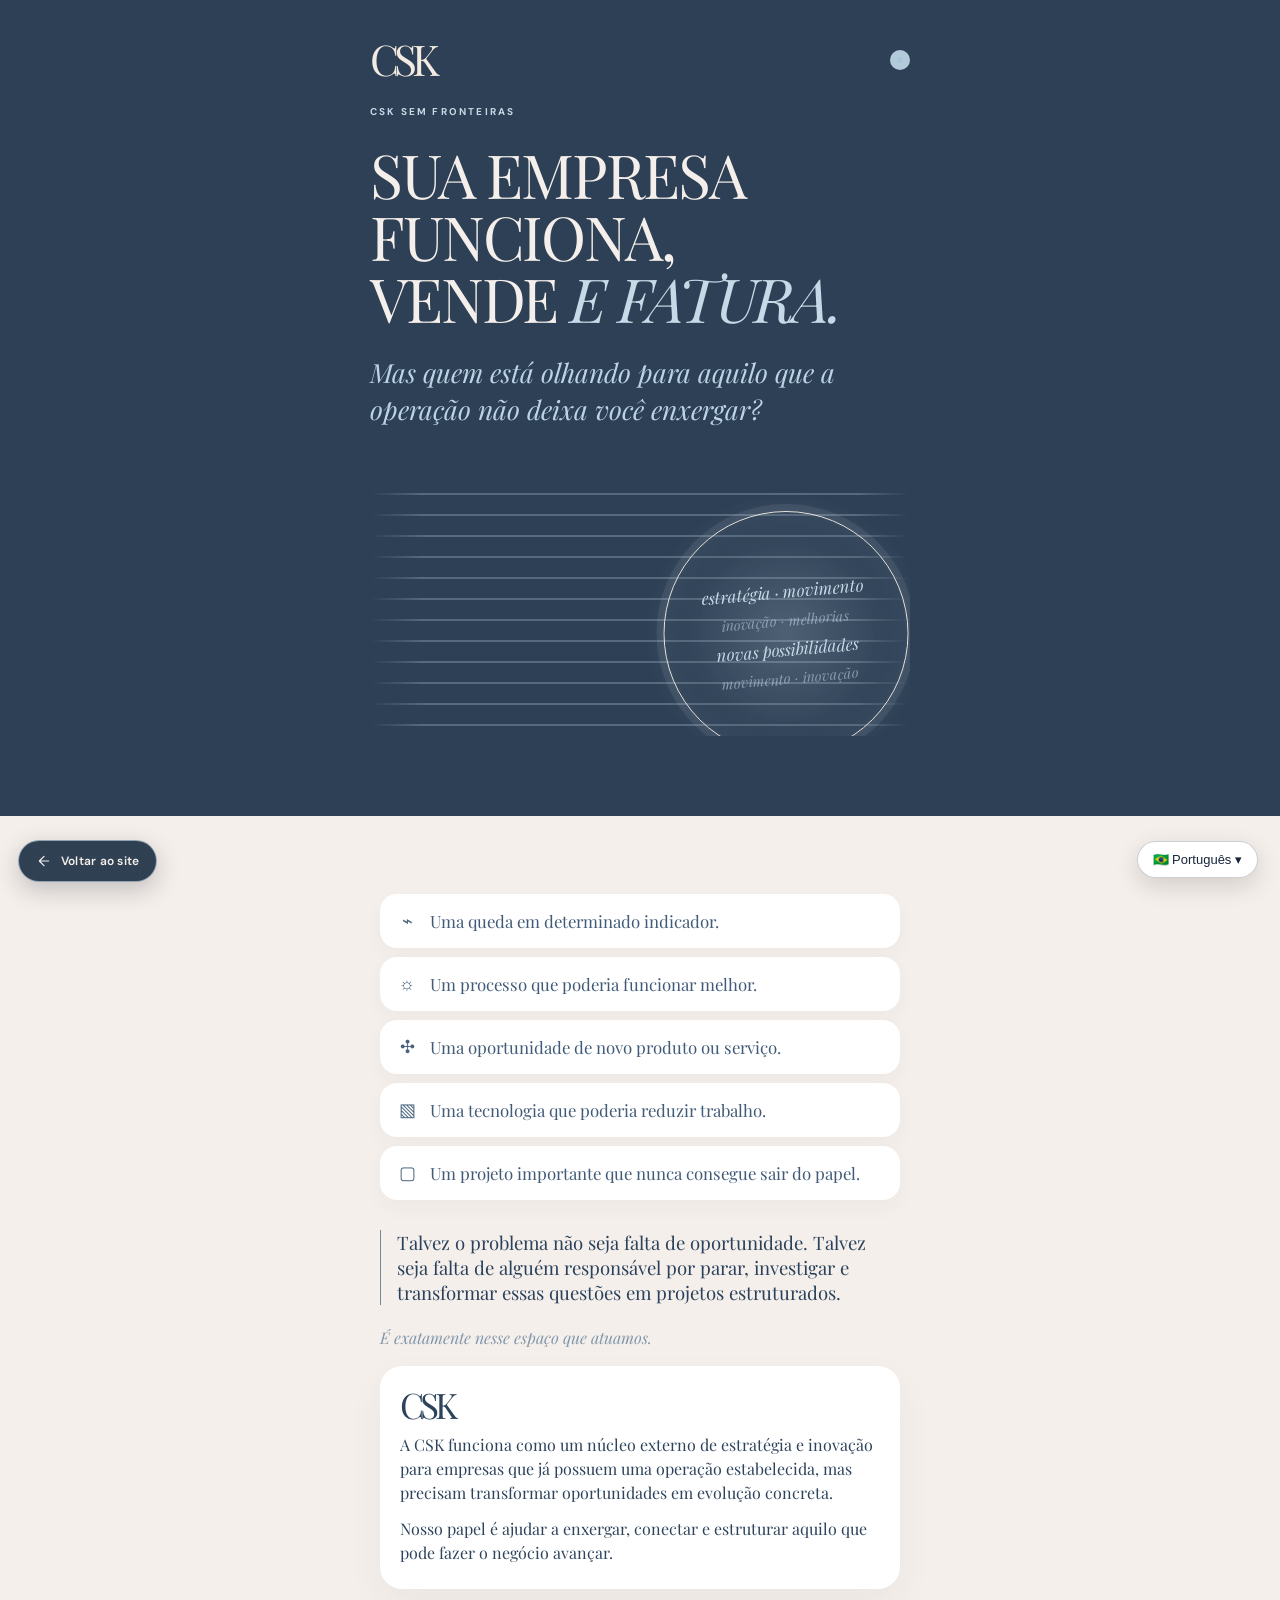
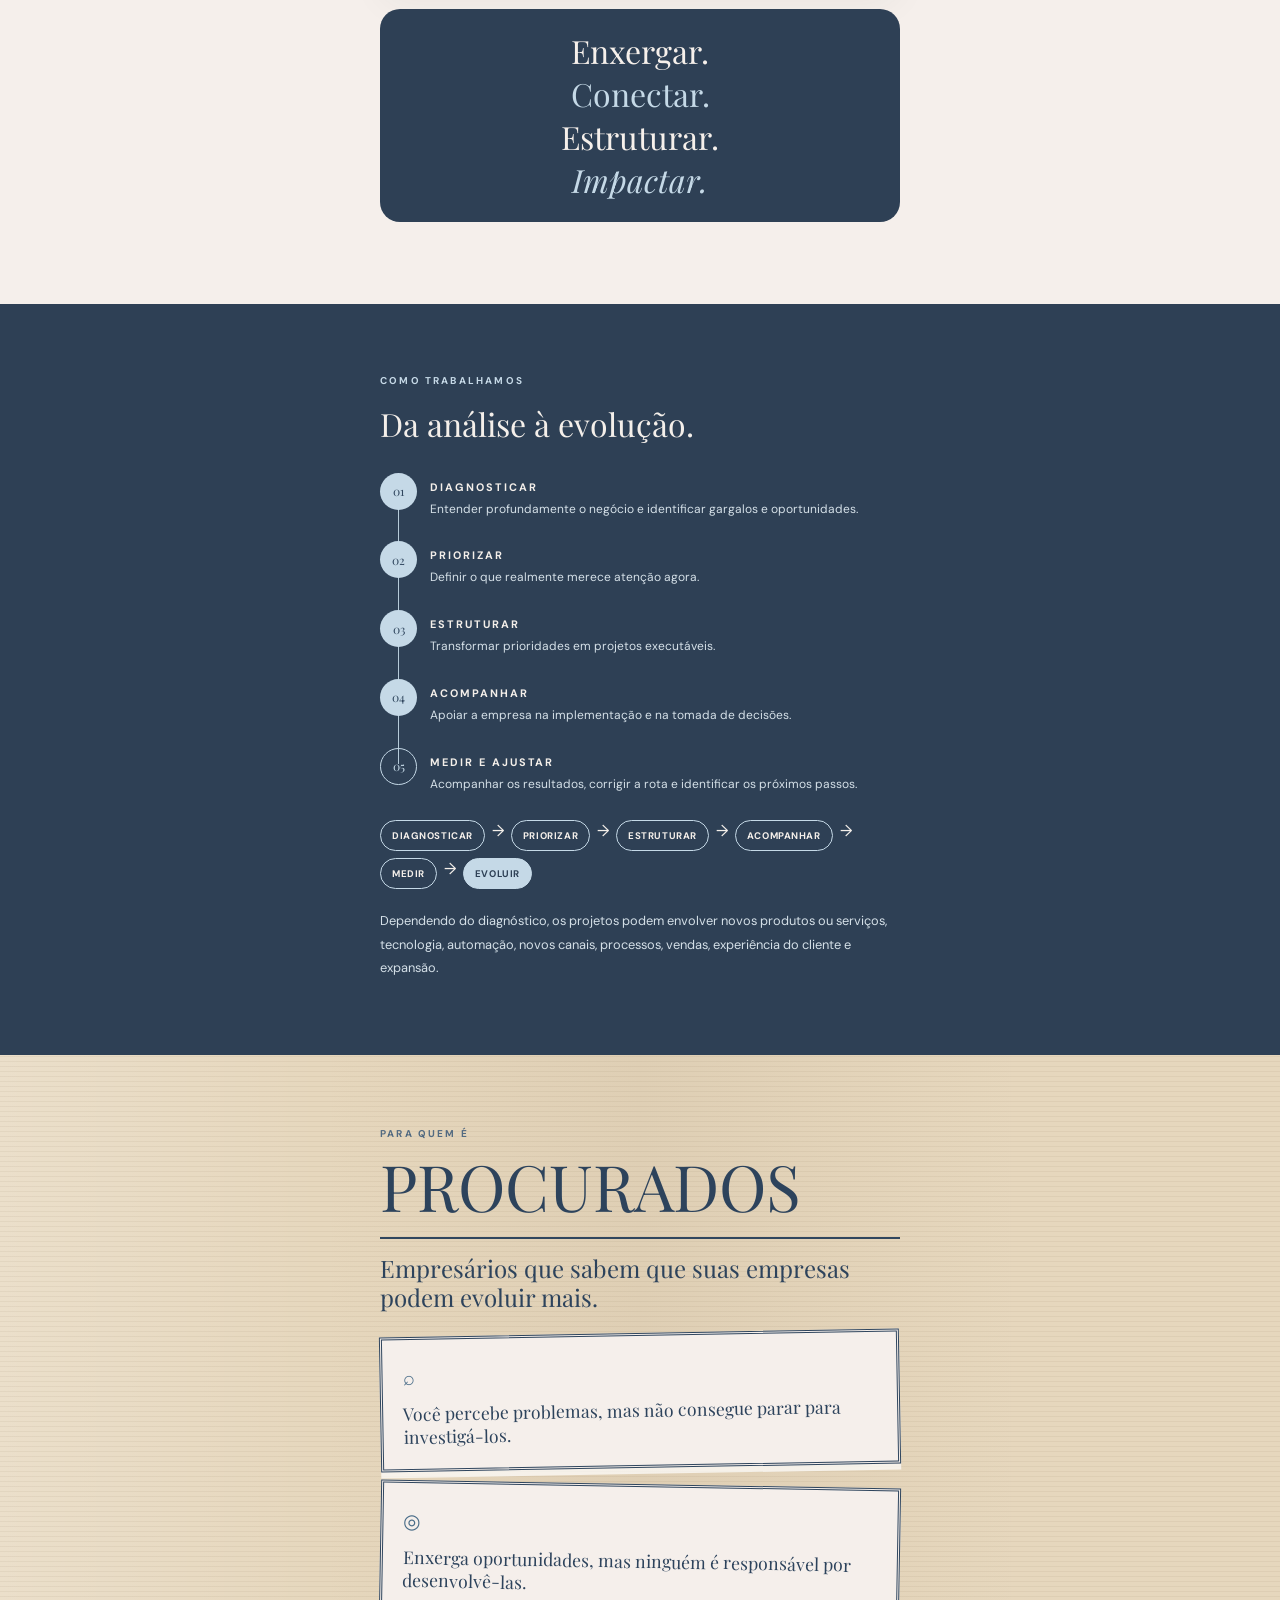
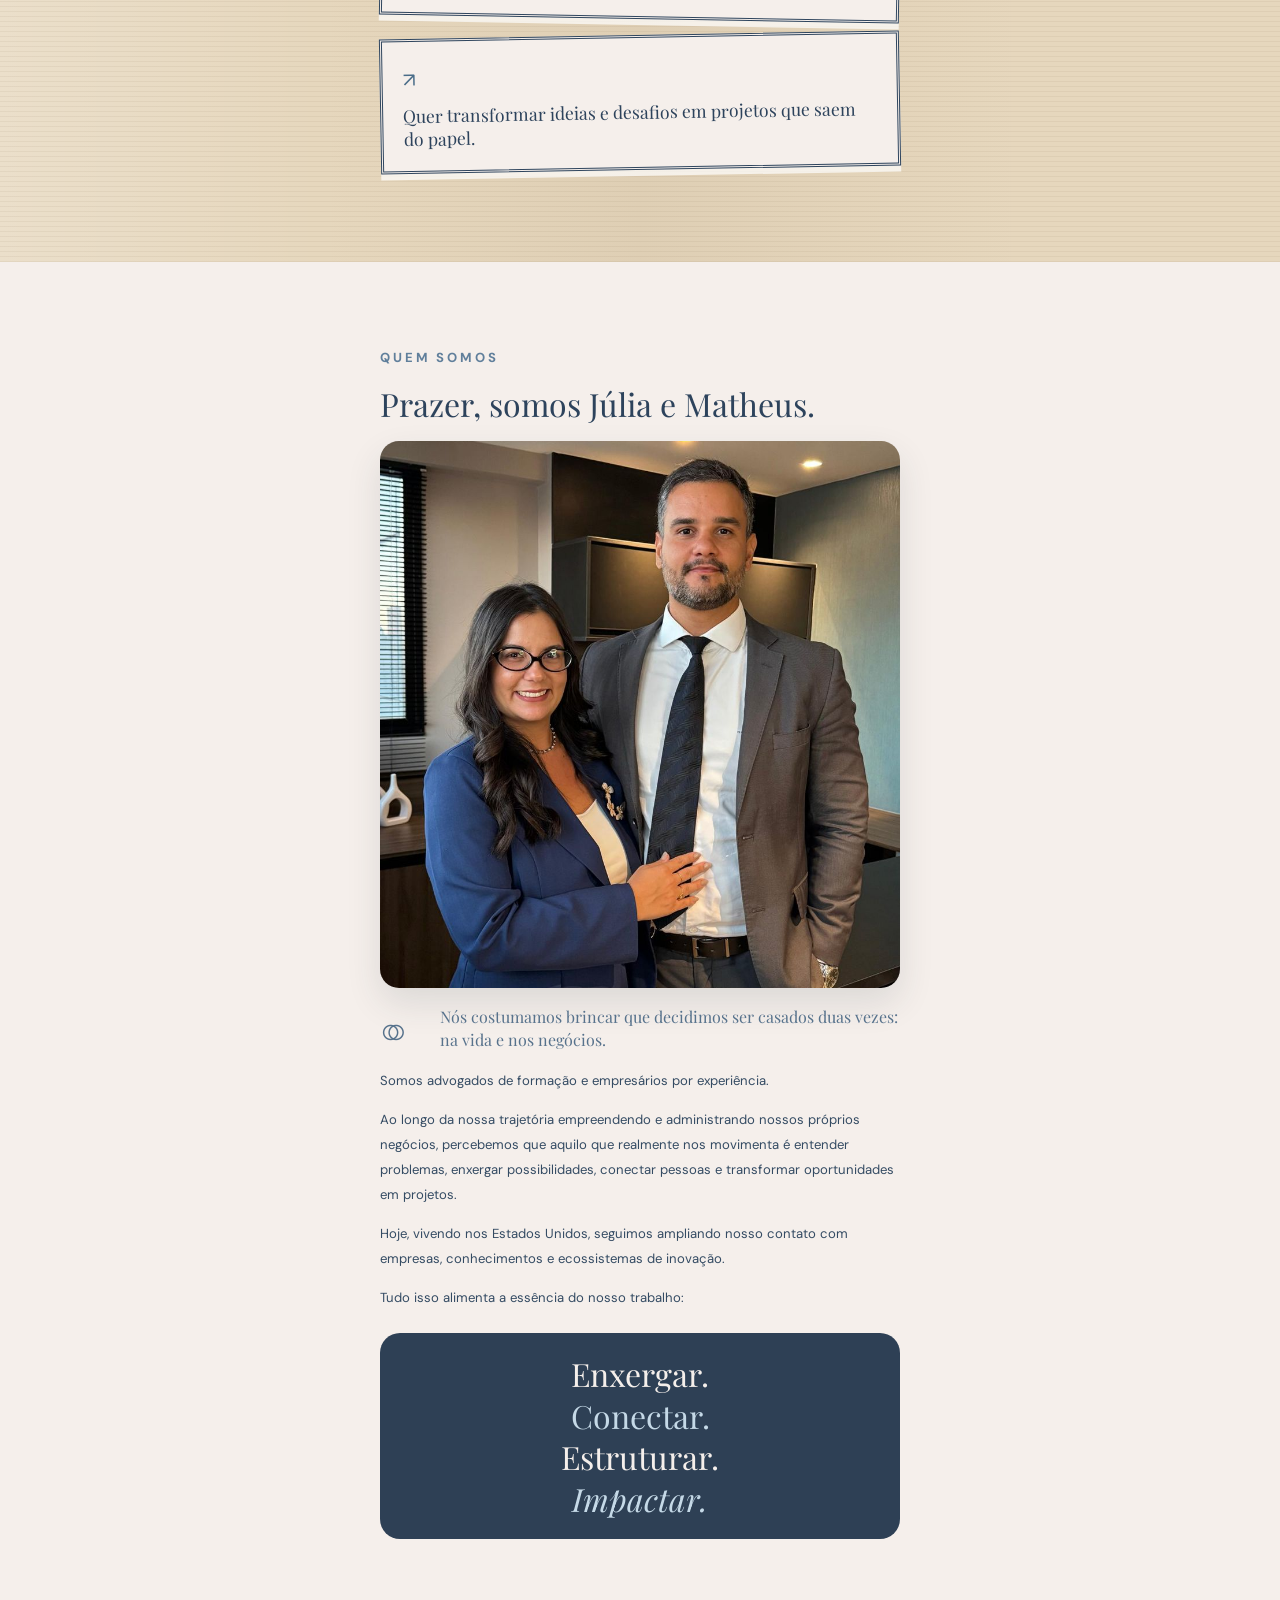
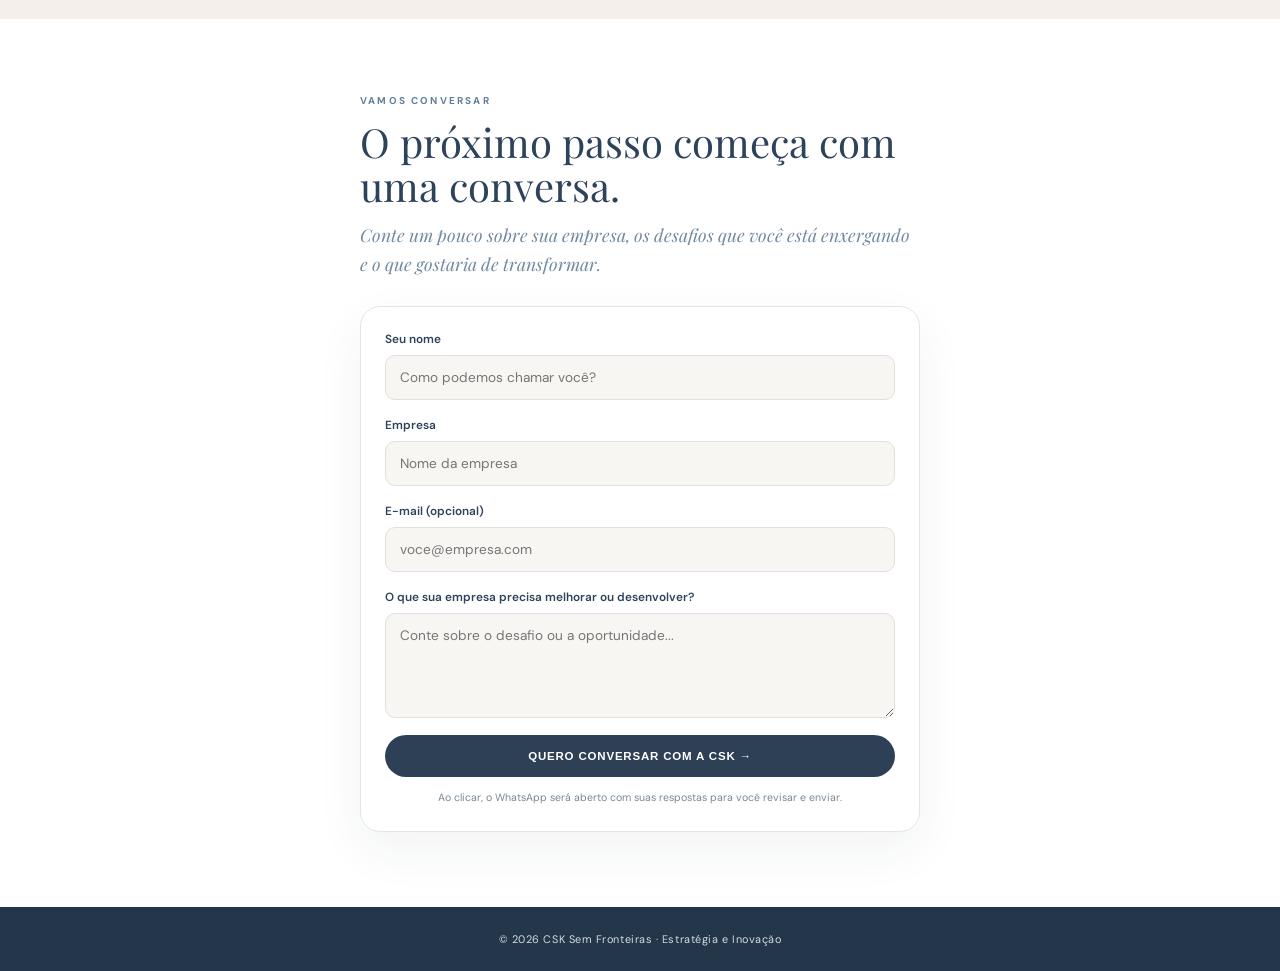
<file: atuacao.html>
<!DOCTYPE html>
<html lang="pt-BR">
<head>
<meta charset="UTF-8">
<meta name="viewport" content="width=device-width, initial-scale=1">
<meta name="description" content="CSK Sem Fronteiras — estratégia e inovação para empresas que querem evoluir.">
<title>CSK Sem Fronteiras | Estratégia e Inovação</title>
<link rel="preconnect" href="https://fonts.googleapis.com">
<link rel="preconnect" href="https://fonts.gstatic.com" crossorigin>
<link href="https://fonts.googleapis.com/css2?family=DM+Sans:wght@400;500;600;700&family=Playfair+Display:ital,wght@0,400;0,500;0,600;1,400;1,500&display=swap" rel="stylesheet">
<style>
:root{--navy:#2e4055;--navy2:#24364a;--cream:#f5efeb;--blue:#c6d9e7;--ink:#2d435c;--muted:#738194;--line:rgba(198,217,231,.35);--paper:#f5efeb}
*{box-sizing:border-box;margin:0;padding:0}
html{scroll-behavior:smooth;scroll-padding-top:20px}
body{background:var(--cream);color:var(--ink);font-family:"DM Sans",sans-serif;overflow-x:hidden}
a{color:inherit}
h1,h2,h3,.serif{font-family:"Playfair Display",Georgia,serif;font-weight:400}
.wrap{width:min(100% - 44px,980px);margin-inline:auto}
section{position:relative;overflow:hidden}
.kicker{font-size:.62rem;letter-spacing:.22em;text-transform:uppercase;font-weight:700;color:var(--blue)}
.hero{min-height:690px;background:var(--navy);color:#f5efeb;padding:28px 0 80px}.back-site{position:fixed;left:18px;bottom:18px;z-index:20;display:inline-flex;align-items:center;gap:9px;padding:12px 17px;border:1px solid rgba(198,217,231,.65);border-radius:999px;background:rgba(36,54,74,.94);color:#f5efeb;text-decoration:none;font-size:.75rem;font-weight:600;letter-spacing:.02em;box-shadow:0 8px 24px rgba(12,25,40,.22);backdrop-filter:blur(8px);transition:background .2s ease,transform .2s ease}.back-site:hover,.back-site:focus-visible{background:#49647e;transform:translateY(-2px);outline:2px solid #c5d9e7;outline-offset:3px}.back-site svg{width:16px;height:16px;flex:none}@media(max-width:480px){.back-site{left:12px;bottom:12px;padding:11px 14px}}
.hero-inner{width:min(100% - 44px,532px);margin:auto}
.brand{height:65px;display:flex;align-items:flex-start;justify-content:space-between}
.brand-mark{font-family:"Playfair Display",serif;font-size:2.65rem;line-height:.9;letter-spacing:-.12em;color:#f3eae2}
.brand-dot{margin:10px 0 0;width:20px;height:20px;border-radius:50%;background:#a9c4d6;box-shadow:inset 0 0 0 7px rgba(255,255,255,.1)}
.hero h1{font-size:clamp(2.7rem,6vw,3.35rem);line-height:1.02;letter-spacing:-.035em;text-transform:uppercase;margin:25px 0 25px}
.hero h1 em{color:var(--blue);font-weight:400}
.hero-sub{font:italic clamp(1.35rem,3.5vw,1.65rem)/1.4 "Playfair Display",serif;color:#bcd3e5;max-width:480px}
.orbit-stage{height:255px;position:relative;margin-top:28px;overflow:hidden}
.orbit-lines{position:absolute;inset:18px 0 0;background:repeating-linear-gradient(to bottom,transparent 0 19px,rgba(201,219,233,.27) 19px 21px);mask-image:linear-gradient(90deg,transparent,black 10%,black 90%,transparent)}
.orbit-ball{position:absolute;top:18px;left:50%;transform:translate(-50%,0);width:245px;height:245px;border:1.5px solid #e8e4df;border-radius:50%;background:radial-gradient(circle,rgba(193,214,229,.22),rgba(46,64,85,.1) 68%);box-shadow:0 0 0 7px rgba(220,230,236,.08),inset 0 0 35px rgba(201,219,233,.13),0 0 24px rgba(195,217,232,.12);display:flex;align-items:center;justify-content:center;overflow:hidden;will-change:left,top;transition:width .25s ease,height .25s ease,box-shadow .25s ease;z-index:2;pointer-events:none}.orbit-stage.is-near .orbit-ball{width:265px;height:265px;box-shadow:0 0 0 9px rgba(220,230,236,.12),inset 0 0 45px rgba(201,219,233,.24),0 0 34px rgba(195,217,232,.24)}
.orbit-words{position:absolute;inset:10px;display:grid;place-content:center;gap:8px;text-align:center;color:#c5d9e7;font:italic 1.05rem "Playfair Display",serif;transform:rotate(-5deg);transition:font-size .25s ease;white-space:nowrap}.orbit-stage.is-near .orbit-words{font-size:1.22rem}.orbit-words span{transition:opacity .25s ease,text-shadow .25s ease,transform .25s ease}.orbit-stage.is-near .orbit-words span{opacity:1;text-shadow:0 0 12px rgba(225,240,250,.7);transform:scale(1.04)}.orbit-hidden{position:absolute;inset:0;display:grid;place-content:center;gap:10px;text-align:center;color:#f4efea;font:italic 1.15rem "Playfair Display",serif;opacity:0;transform:scale(.72);transition:opacity .3s ease,transform .3s ease;pointer-events:none}.orbit-stage.is-near .orbit-hidden{opacity:1;transform:scale(1)}.orbit-stage.is-near .orbit-words{opacity:.18}.orbit-stage{touch-action:pan-y;cursor:crosshair}
.orbit-words span:nth-child(even){opacity:.55;font-size:.9rem}
.problem{padding:78px 0 82px;background:var(--cream)}
.problem-inner{width:min(100% - 44px,460px);margin:auto}
.issue-list{display:grid;gap:9px}
.issue{background:#fff;border-radius:17px;padding:14px 16px;display:flex;align-items:center;gap:14px;color:#405a77;font:1rem "Playfair Display",serif;box-shadow:0 8px 20px rgba(43,54,67,.035)}
.issue-icon{font-family:"DM Sans",sans-serif;font-size:1.15rem;color:#49647e;width:18px;text-align:center;flex:none}
.problem-quote{border-left:1px solid #6f8ba4;margin:30px 0 22px;padding:0 0 0 16px;font:1.16rem/1.35 "Playfair Display",serif;color:#29415b}
.italic-note{font:italic 1rem "Playfair Display",serif;color:#8097ac;margin:0 0 18px}
.nucleus{background:#fff;border-radius:22px;padding:23px 20px 24px;box-shadow:0 15px 36px rgba(43,54,67,.05)}
.nucleus-mark{font:2.2rem/.9 "Playfair Display",serif;letter-spacing:-.12em;margin-bottom:12px}
.nucleus p{font:1rem/1.5 "Playfair Display",serif}
.nucleus p+p{margin-top:12px}
.principles{margin-top:20px;background:var(--navy);color:#f6f0eb;border-radius:20px;padding:20px 18px;text-align:center;font:2rem/1.35 "Playfair Display",serif}
.principles span{display:block;color:#c5d9e7}
.workflow{background:var(--navy);color:#f4efea;padding:70px 0 76px}
.workflow-inner{width:min(100% - 44px,460px);margin:auto}
.workflow h2{font-size:2rem;margin:15px 0 28px}
.steps{list-style:none;position:relative}
.steps:before{content:"";position:absolute;left:18px;top:19px;bottom:30px;width:1px;background:#b6cbd9}
.steps li{display:grid;grid-template-columns:38px 1fr;gap:12px;align-items:start;position:relative;margin:0 0 22px}
.step-number{width:37px;height:37px;border-radius:50%;display:grid;place-items:center;background:#c5d9e7;color:#30465e;font: .75rem "Playfair Display",serif;z-index:1}
.steps li:last-child .step-number{background:transparent;border:1px solid #c5d9e7;color:#c5d9e7}
.steps h3{font:700 .68rem "DM Sans",sans-serif;letter-spacing:.18em;margin:7px 0 6px}
.steps p{font-size:.75rem;line-height:1.65;color:#d5e0e8}
.pills{display:flex;flex-wrap:wrap;gap:7px;margin:26px 0 20px}
.pill{border:1px solid #c5d9e7;border-radius:99px;padding:8px 11px;font-size:.6rem;font-weight:700;letter-spacing:.06em}
.pill.active{background:#c5d9e7;color:var(--navy)}
.workflow-copy{font-size:.8rem;line-height:1.8;color:#d5e0e8}
.paper{background:#e6d7bd;padding:72px 0 76px;background-image:repeating-linear-gradient(0deg,rgba(114,91,62,.07) 0 1px,transparent 1px 5px),linear-gradient(90deg,rgba(255,255,255,.2),transparent 25%,rgba(130,101,68,.07) 50%,transparent 80%)}
.paper-inner{width:min(100% - 44px,460px);margin:auto}
.paper h2{font-size:clamp(2.7rem,8vw,4rem);line-height:1.05;text-transform:uppercase;border-bottom:2px solid #30465e;padding-bottom:18px;margin:12px 0 15px}
.paper-lead{font:1.5rem/1.2 "Playfair Display",serif;margin-bottom:22px}
.note-card{position:relative;background:#f5efeb;border:3px double #30465e;padding:25px 20px 20px;margin:16px 0;box-shadow:0 6px 0 rgba(255,255,255,.7);transform:rotate(-1deg)}
.note-card:nth-of-type(even){transform:rotate(1deg)}
.note-card .symbol{font-size:1.25rem;margin-bottom:12px;color:#496c88}
.note-card p{font:1.1rem/1.3 "Playfair Display",serif}
.founders{padding:70px 0 80px;background:var(--cream)}
.founders-inner{width:min(100% - 44px,460px);margin:auto}
.founders h2{font-size:2rem;line-height:1.2;margin:15px 0 17px}
.couple{width:100%;display:block;aspect-ratio: .84;object-fit:cover;object-position:center 28%;border-radius:19px;box-shadow:0 15px 35px rgba(40,54,68,.12);margin-bottom:16px}
.rings{display:flex;align-items:center;gap:18px;font:1rem/1.4 "Playfair Display",serif;color:#57728c;margin:16px 0}
.ring-icon{font-size:2.2rem;letter-spacing:-.45em;width:58px}
.founders p{font-size:.82rem;line-height:1.9;margin:14px 0;color:#344b63}
.motto{background:var(--navy);color:#f5efeb;border-radius:20px;padding:20px;text-align:center;font:2rem/1.3 "Playfair Display",serif;margin-top:22px}
.motto span{display:block;color:#c5d9e7}
.conversation{padding:75px 0;background:#fff}
.conversation-inner{width:min(100% - 44px,560px);margin:auto}
.conversation h2{font-size:2.5rem;line-height:1.1;margin:13px 0}
.conversation .lead{font:italic 1.1rem/1.6 "Playfair Display",serif;color:#7189a0;margin-bottom:28px}
.form-card{border:1px solid #e7e4e0;border-radius:20px;padding:24px;box-shadow:0 18px 50px rgba(38,53,70,.06)}
.field{display:grid;gap:8px;margin-bottom:17px}
label{font-size:.74rem;font-weight:600}
input,textarea{width:100%;font:inherit;font-size:.85rem;padding:13px 14px;border:1px solid #e1e0dd;border-radius:10px;background:#f8f6f3;color:#2e4055;outline:none}
input:focus,textarea:focus{border-color:#7d9bb5;box-shadow:0 0 0 3px rgba(125,155,181,.15)}
textarea{min-height:105px;resize:vertical}
.submit{border:0;background:var(--navy);color:#fff;border-radius:99px;padding:15px 20px;font-size:.72rem;font-weight:700;letter-spacing:.07em;width:100%;cursor:pointer}
.form-small{font-size:.66rem;line-height:1.6;color:#7b8793;text-align:center;margin-top:13px}
footer{background:var(--navy2);color:#d2dce5;padding:25px 22px;text-align:center;font-size:.68rem;letter-spacing:.05em}
@media(min-width:760px){.hero{min-height:780px;padding-top:40px}.hero-inner{width:min(100% - 60px,540px)}.hero h1{font-size:3.8rem}.orbit-stage{height:280px}.problem-inner,.workflow-inner,.paper-inner,.founders-inner{width:min(100% - 60px,520px)}.issue{font-size:1.05rem;padding:15px 18px}.couple{aspect-ratio:.95;object-position:center 26%}}
@media(prefers-reduced-motion:reduce){html{scroll-behavior:auto}}
</style>
</head>
<body>
<a class="back-site" href="/" aria-label="Voltar ao site principal da CSK Advogados"><svg viewBox="0 0 24 24" fill="none" stroke="currentColor" stroke-width="1.8" stroke-linecap="round" stroke-linejoin="round" aria-hidden="true"><path d="M19 12H5M12 19l-7-7 7-7"/></svg><span>Voltar ao site</span></a>
<section class="hero" id="topo">
  <div class="hero-inner">
    <div class="brand"><div class="brand-mark" aria-label="CSK">CSK</div><div class="brand-dot" aria-hidden="true"></div></div>
    <p class="kicker">CSK SEM FRONTEIRAS</p>
    <h1>Sua empresa<br>funciona,<br>vende <em>e fatura.</em></h1>
    <p class="hero-sub">Mas quem está olhando para aquilo que a operação não deixa você enxergar?</p>
    <div class="orbit-stage" aria-label="Lupa interativa: aproxime o cursor ou toque para revelar palavras escondidas"><div class="orbit-lines"></div><div class="orbit-ball"><div class="orbit-words"><span>estratégia · movimento</span><span>inovação · melhorias</span><span>novas possibilidades</span><span>movimento · inovação</span></div><div class="orbit-hidden"><span>visão estratégica</span><span>novas oportunidades</span><span>crescimento sustentável</span></div></div></div>
  </div>
</section>
<section class="problem" id="problema">
  <div class="problem-inner">
    <div class="issue-list">
      <div class="issue"><span class="issue-icon">⌁</span><span>Uma queda em determinado indicador.</span></div>
      <div class="issue"><span class="issue-icon">☼</span><span>Um processo que poderia funcionar melhor.</span></div>
      <div class="issue"><span class="issue-icon">✣</span><span>Uma oportunidade de novo produto ou serviço.</span></div>
      <div class="issue"><span class="issue-icon">▧</span><span>Uma tecnologia que poderia reduzir trabalho.</span></div>
      <div class="issue"><span class="issue-icon">▢</span><span>Um projeto importante que nunca consegue sair do papel.</span></div>
    </div>
    <blockquote class="problem-quote">Talvez o problema não seja falta de oportunidade. Talvez seja falta de alguém responsável por parar, investigar e transformar essas questões em projetos estruturados.</blockquote>
    <p class="italic-note">É exatamente nesse espaço que atuamos.</p>
    <div class="nucleus"><div class="nucleus-mark">CSK</div><p>A CSK funciona como um núcleo externo de estratégia e inovação para empresas que já possuem uma operação estabelecida, mas precisam transformar oportunidades em evolução concreta.</p><p>Nosso papel é ajudar a enxergar, conectar e estruturar aquilo que pode fazer o negócio avançar.</p></div>
    <div class="principles">Enxergar.<span>Conectar.</span>Estruturar.<span><em>Impactar.</em></span></div>
  </div>
</section>
<section class="workflow" id="como-trabalhamos">
  <div class="workflow-inner">
    <p class="kicker">Como trabalhamos</p>
    <h2>Da análise à evolução.</h2>
    <ol class="steps">
      <li><span class="step-number">01</span><div><h3>DIAGNOSTICAR</h3><p>Entender profundamente o negócio e identificar gargalos e oportunidades.</p></div></li>
      <li><span class="step-number">02</span><div><h3>PRIORIZAR</h3><p>Definir o que realmente merece atenção agora.</p></div></li>
      <li><span class="step-number">03</span><div><h3>ESTRUTURAR</h3><p>Transformar prioridades em projetos executáveis.</p></div></li>
      <li><span class="step-number">04</span><div><h3>ACOMPANHAR</h3><p>Apoiar a empresa na implementação e na tomada de decisões.</p></div></li>
      <li><span class="step-number">05</span><div><h3>MEDIR E AJUSTAR</h3><p>Acompanhar os resultados, corrigir a rota e identificar os próximos passos.</p></div></li>
    </ol>
    <div class="pills"><span class="pill">DIAGNOSTICAR</span><span>→</span><span class="pill">PRIORIZAR</span><span>→</span><span class="pill">ESTRUTURAR</span><span>→</span><span class="pill">ACOMPANHAR</span><span>→</span><span class="pill">MEDIR</span><span>→</span><span class="pill active">EVOLUIR</span></div>
    <p class="workflow-copy">Dependendo do diagnóstico, os projetos podem envolver novos produtos ou serviços, tecnologia, automação, novos canais, processos, vendas, experiência do cliente e expansão.</p>
  </div>
</section>
<section class="paper" id="para-quem">
  <div class="paper-inner">
    <p class="kicker" style="color:#526a81">Para quem é</p>
    <h2>Procurados</h2>
    <p class="paper-lead">Empresários que sabem que suas empresas podem evoluir mais.</p>
    <div class="note-card"><div class="symbol">⌕</div><p>Você percebe problemas, mas não consegue parar para investigá-los.</p></div>
    <div class="note-card"><div class="symbol">◎</div><p>Enxerga oportunidades, mas ninguém é responsável por desenvolvê-las.</p></div>
    <div class="note-card"><div class="symbol">↗</div><p>Quer transformar ideias e desafios em projetos que saem do papel.</p></div>
  </div>
</section>
<section class="founders" id="quem-somos">
  <div class="founders-inner">
    <p class="kicker" style="color:#607f9b">Quem somos</p>
    <h2>Prazer, somos Júlia e Matheus.</h2>
    <img class="couple" src="/assets/csk%20sem%20fronteiras.jfif" alt="Júlia e Matheus, fundadores da CSK Sem Fronteiras" loading="lazy">
    <div class="rings"><span class="ring-icon" aria-hidden="true">○○</span><span>Nós costumamos brincar que decidimos ser casados duas vezes: na vida e nos negócios.</span></div>
    <p>Somos advogados de formação e empresários por experiência.</p>
    <p>Ao longo da nossa trajetória empreendendo e administrando nossos próprios negócios, percebemos que aquilo que realmente nos movimenta é entender problemas, enxergar possibilidades, conectar pessoas e transformar oportunidades em projetos.</p>
    <p>Hoje, vivendo nos Estados Unidos, seguimos ampliando nosso contato com empresas, conhecimentos e ecossistemas de inovação.</p>
    <p>Tudo isso alimenta a essência do nosso trabalho:</p>
    <div class="motto">Enxergar.<span>Conectar.</span>Estruturar.<span><em>Impactar.</em></span></div>
  </div>
</section>
<section class="conversation" id="conversar">
  <div class="conversation-inner">
    <p class="kicker" style="color:#607f9b">Vamos conversar</p>
    <h2>O próximo passo começa com uma conversa.</h2>
    <p class="lead">Conte um pouco sobre sua empresa, os desafios que você está enxergando e o que gostaria de transformar.</p>
    <form class="form-card" id="companyForm">
      <div class="field"><label for="name">Seu nome</label><input id="name" name="name" type="text" placeholder="Como podemos chamar você?" required></div>
      <div class="field"><label for="company">Empresa</label><input id="company" name="company" type="text" placeholder="Nome da empresa" required></div>
      <div class="field"><label for="email">E-mail (opcional)</label><input id="email" name="email" type="email" placeholder="voce@empresa.com"></div>
      <div class="field"><label for="challenge">O que sua empresa precisa melhorar ou desenvolver?</label><textarea id="challenge" name="challenge" placeholder="Conte sobre o desafio ou a oportunidade..." required></textarea></div>
      <button class="submit" type="submit">QUERO CONVERSAR COM A CSK →</button>
      <p class="form-small">Ao clicar, o WhatsApp será aberto com suas respostas para você revisar e enviar.</p>
    </form>
  </div>
</section>
<footer>© <span id="year"></span> CSK Sem Fronteiras · Estratégia e Inovação</footer>
<script>
document.getElementById('year').textContent = new Date().getFullYear();

// Lupa interativa: percorre a área automaticamente e reage à proximidade do cursor/toque.
(() => {
  const stage = document.querySelector('.orbit-stage');
  const lens = stage && stage.querySelector('.orbit-ball');
  if (!stage || !lens) return;
  const reducedMotion = window.matchMedia('(prefers-reduced-motion: reduce)').matches;
  let pointer = null, raf = 0, start = performance.now(), current = { x: .5, y: .48 };
  const clamp = (v, min, max) => Math.max(min, Math.min(max, v));
  function place(x, y) {
    const bounds = stage.getBoundingClientRect();
    const radius = lens.offsetWidth / 2;
    const px = clamp(x - bounds.left, radius, bounds.width - radius);
    const py = clamp(y - bounds.top, radius, bounds.height - radius);
    lens.style.left = px + 'px';
    lens.style.top = (py - radius + 18) + 'px';
    lens.style.transform = 'translate(-50%, 0)';
  }
  function animate(now) {
    const bounds = stage.getBoundingClientRect();
    if (!pointer && !reducedMotion) {
      const t = (now - start) / 1000;
      current.x = bounds.width * (.5 + .31 * Math.sin(t * .58));
      current.y = 18 + 122 + 38 * Math.sin(t * .83);
      lens.style.left = clamp(current.x, lens.offsetWidth / 2, bounds.width - lens.offsetWidth / 2) + 'px';
      lens.style.top = current.y - lens.offsetHeight / 2 + 'px';
      lens.style.transform = 'translate(-50%, 0)';
    }
    raf = requestAnimationFrame(animate);
  }
  stage.addEventListener('pointermove', e => {
    pointer = { x: e.clientX, y: e.clientY };
    const rect = stage.getBoundingClientRect();
    const dx = e.clientX - (rect.left + rect.width / 2);
    const dy = e.clientY - (rect.top + rect.height / 2);
    stage.classList.toggle('is-near', Math.hypot(dx, dy) < 230);
    place(e.clientX, e.clientY);
  });
  stage.addEventListener('pointerleave', () => { pointer = null; stage.classList.remove('is-near'); });
  stage.addEventListener('pointerdown', e => {
    stage.classList.add('is-near');
    place(e.clientX, e.clientY);
  });
  if (reducedMotion) {
    lens.style.left = '50%';
    lens.style.top = '18px';
  } else {
    raf = requestAnimationFrame(animate);
  }
  window.addEventListener('resize', () => { if (!pointer) lens.style.left = '50%'; });
})();
document.getElementById('companyForm').addEventListener('submit', function(event) {
  event.preventDefault();
  const data = new FormData(this);
  const message = [
    'Olá! Gostaria de conversar com a CSK Sem Fronteiras.',
    '',
    'Nome: ' + (data.get('name') || ''),
    'Empresa: ' + (data.get('company') || ''),
    'E-mail: ' + (data.get('email') || 'Não informado'),
    'Desafio ou oportunidade: ' + (data.get('challenge') || '')
  ].join('\n');
  window.open('https://wa.me/557130430188?text=' + encodeURIComponent(message), '_blank', 'noopener,noreferrer');
});
</script>
<script src="/i18n.js"></script>
</body>
</html>
</file>
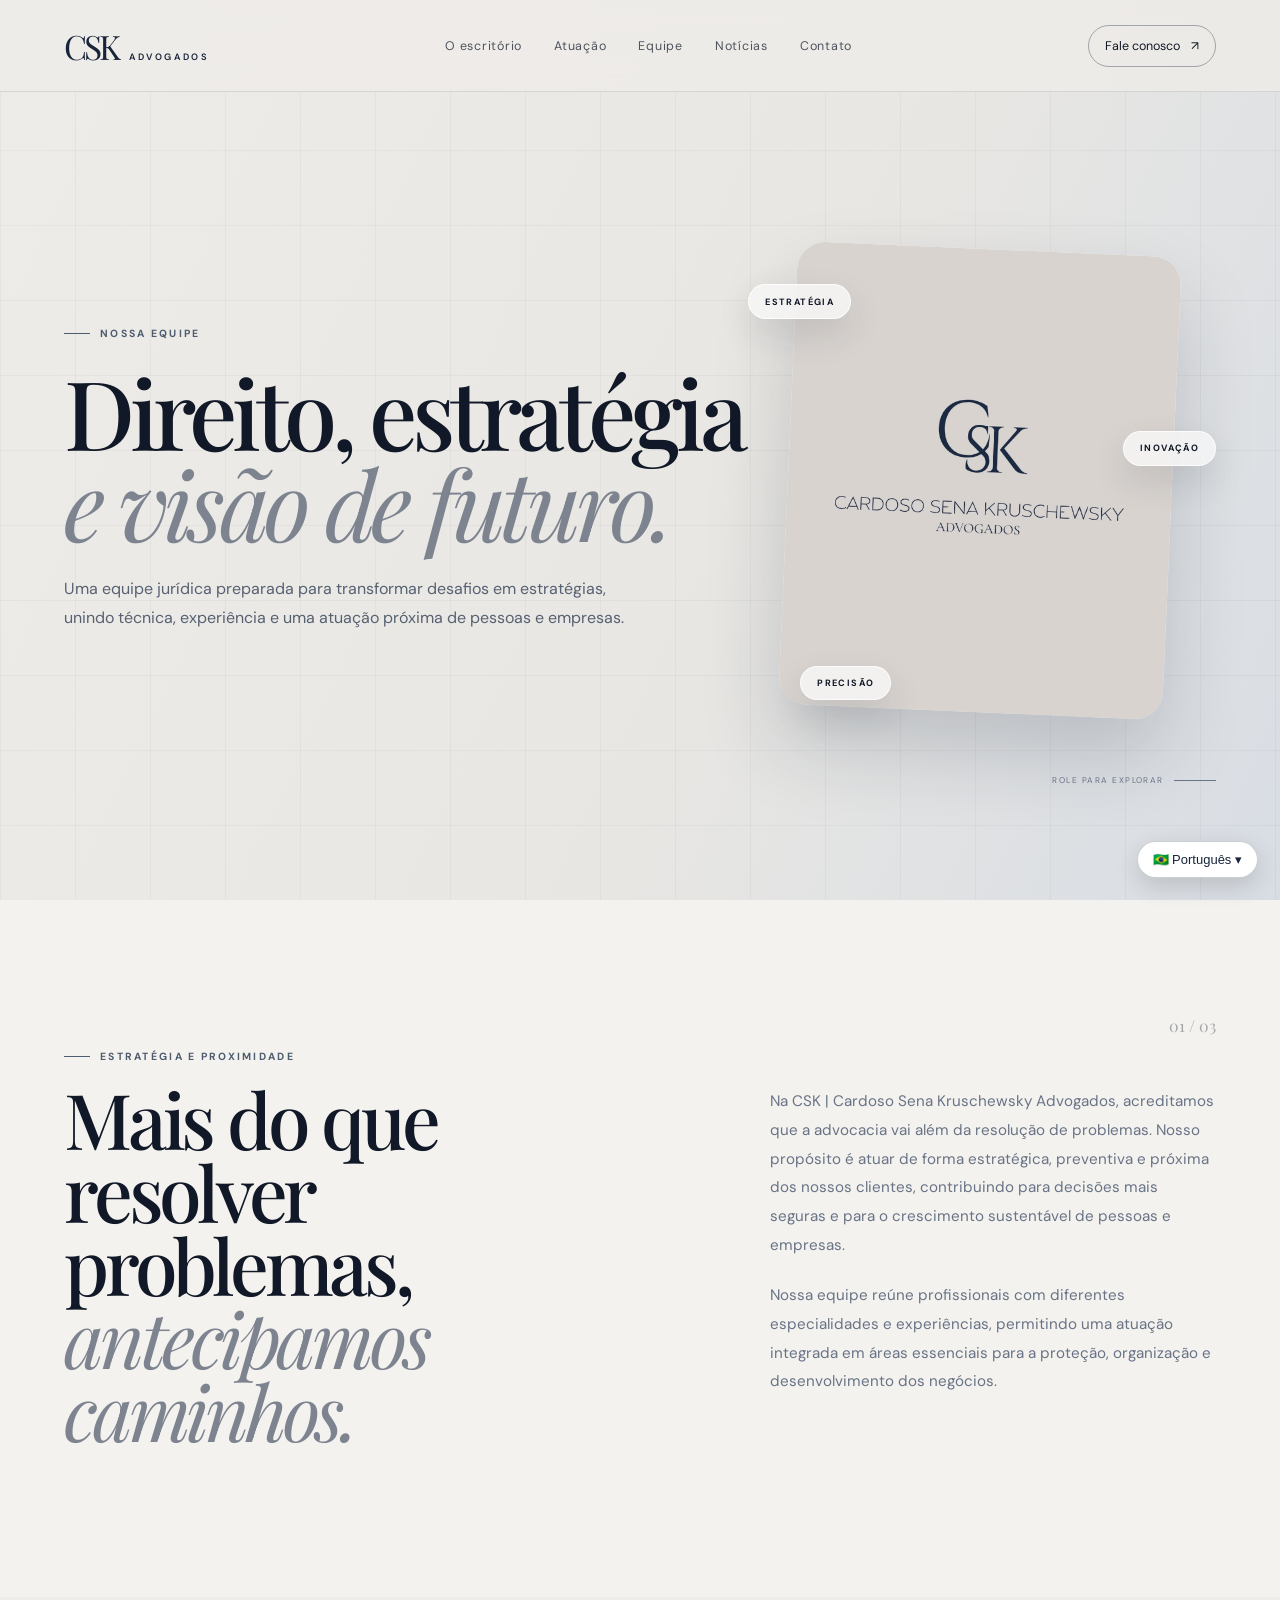
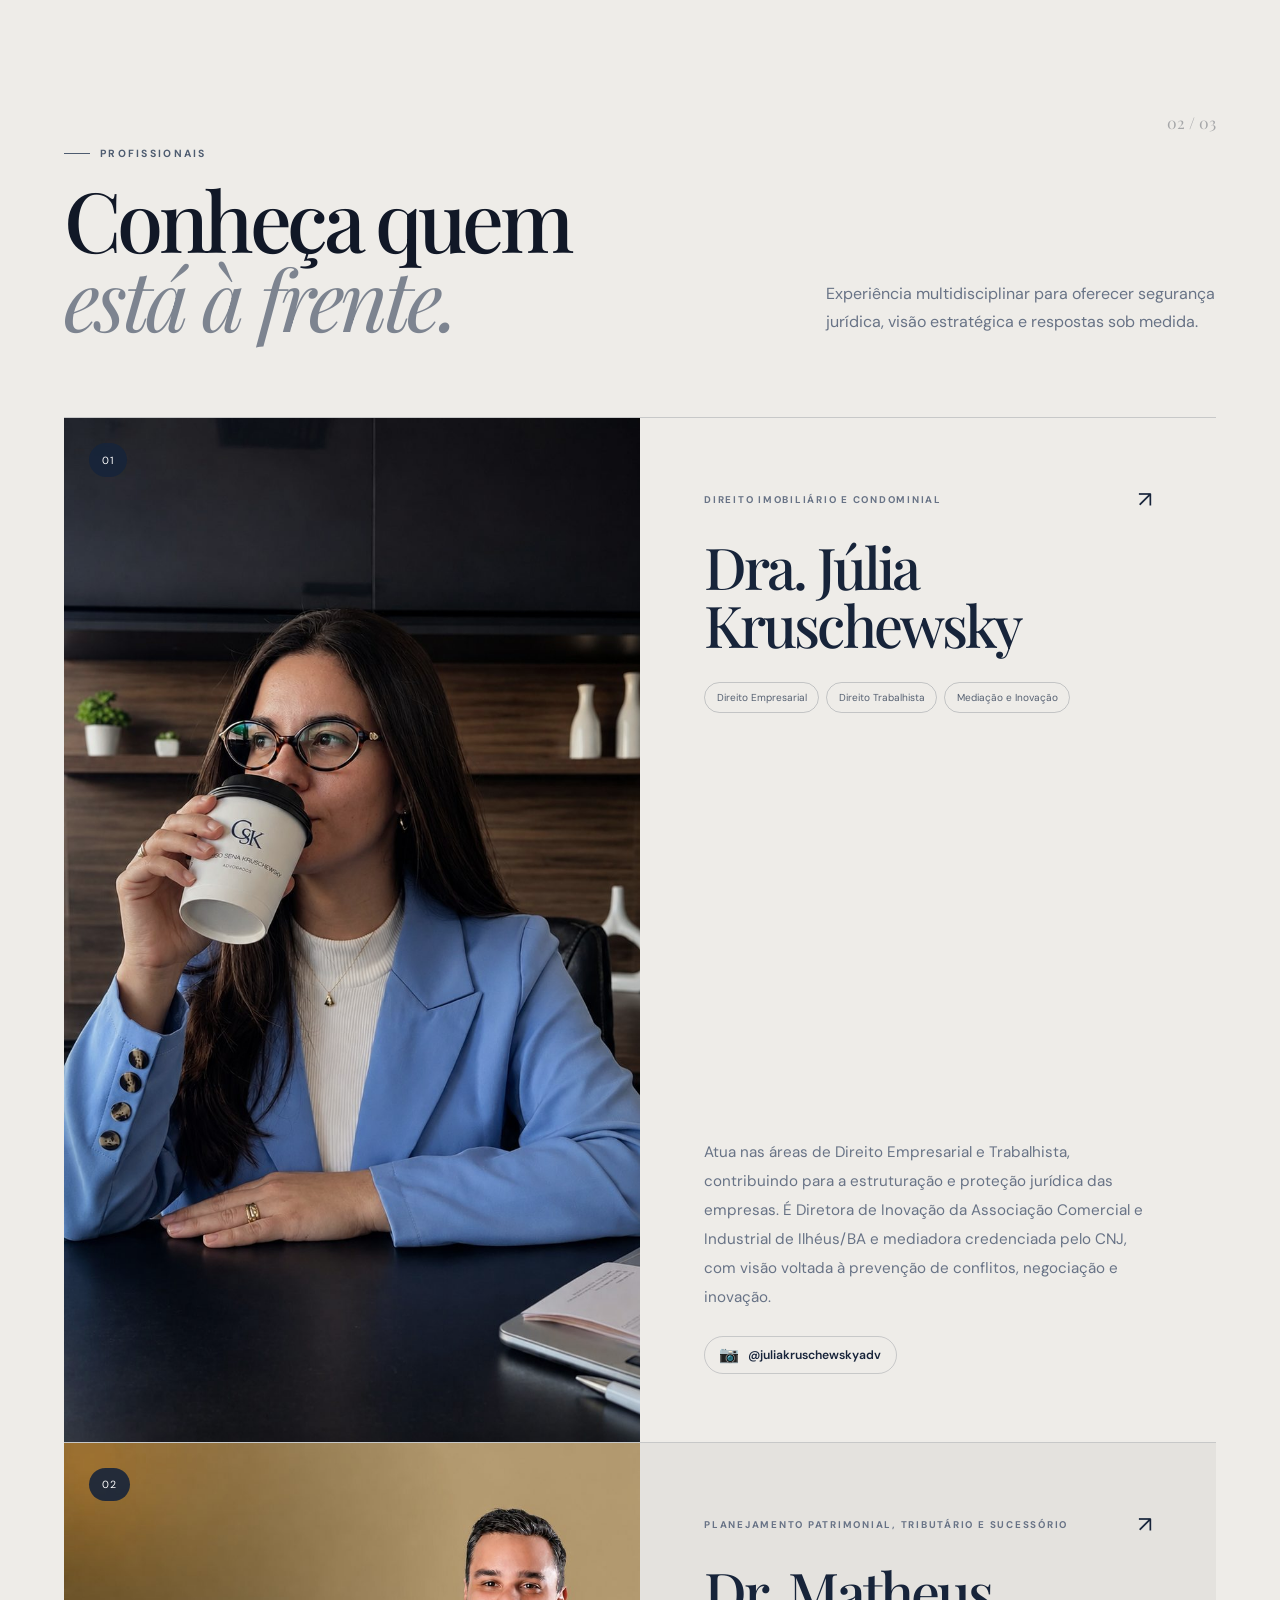
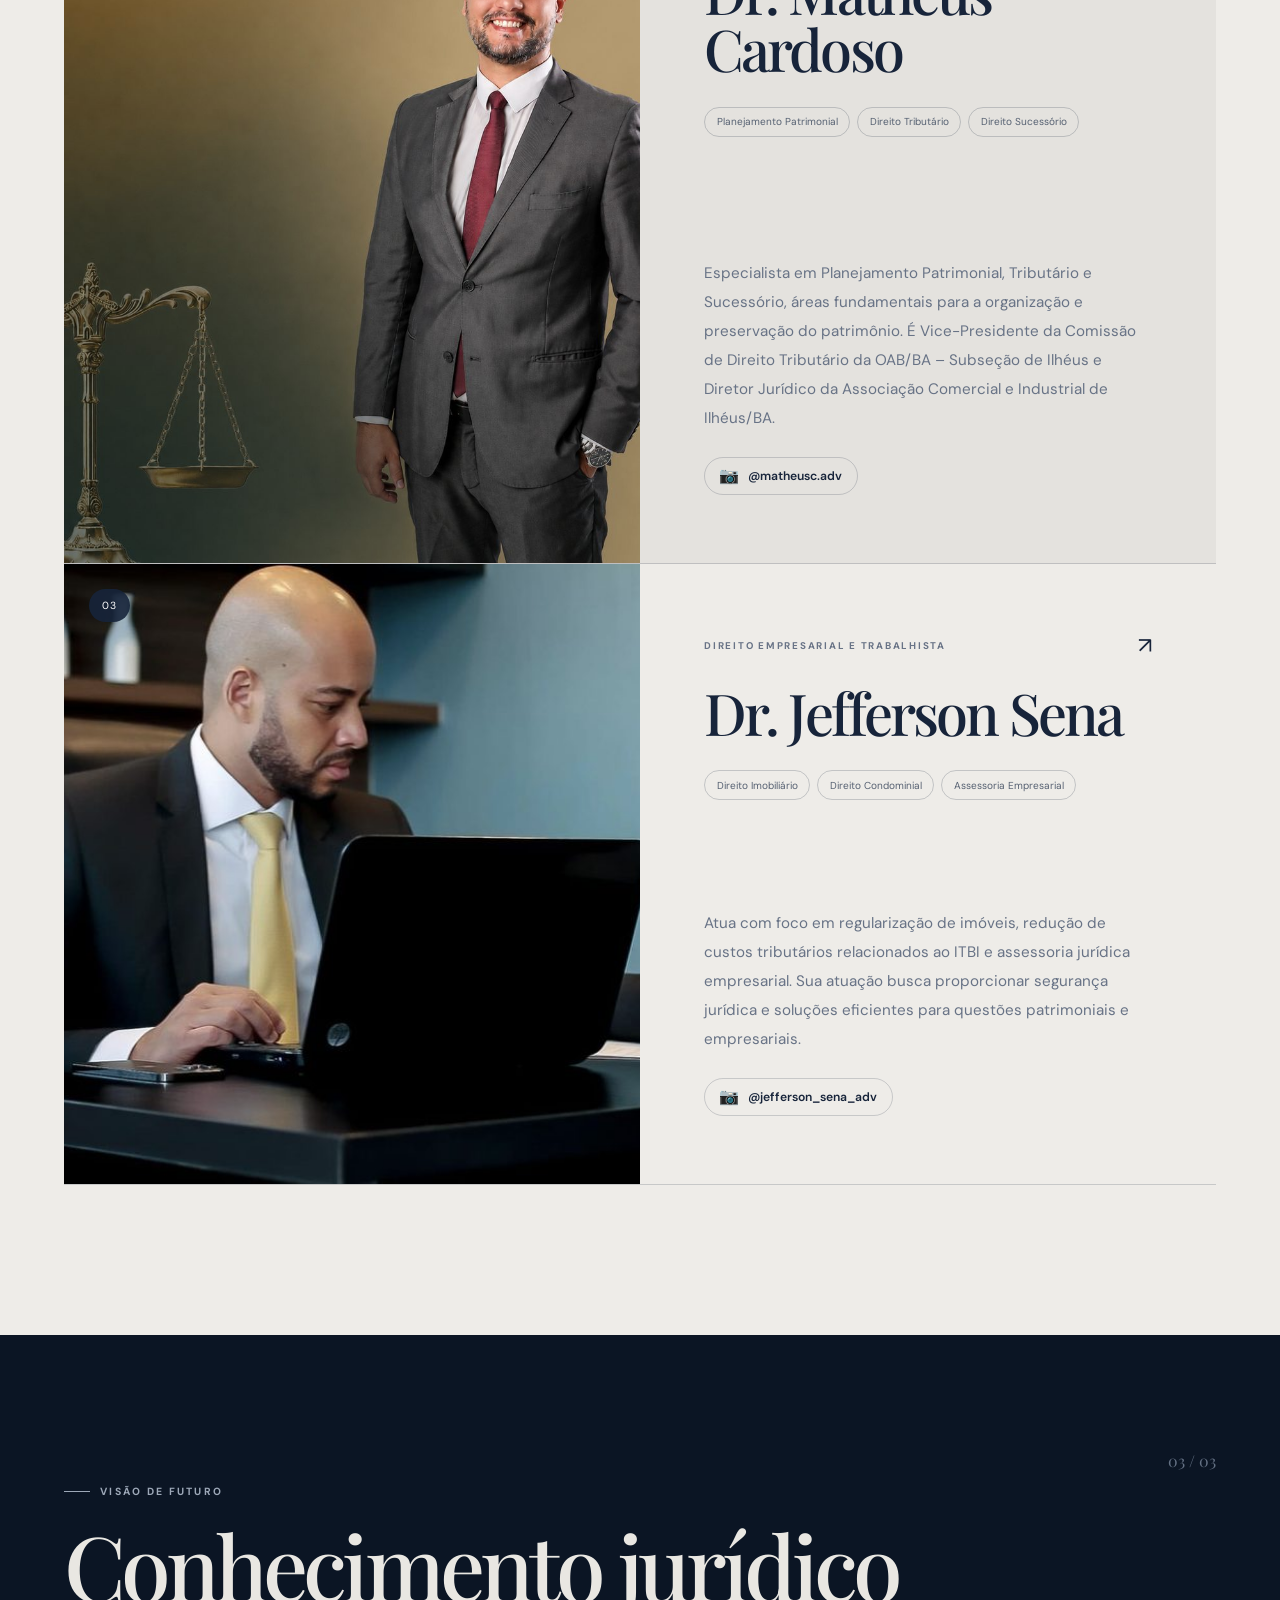
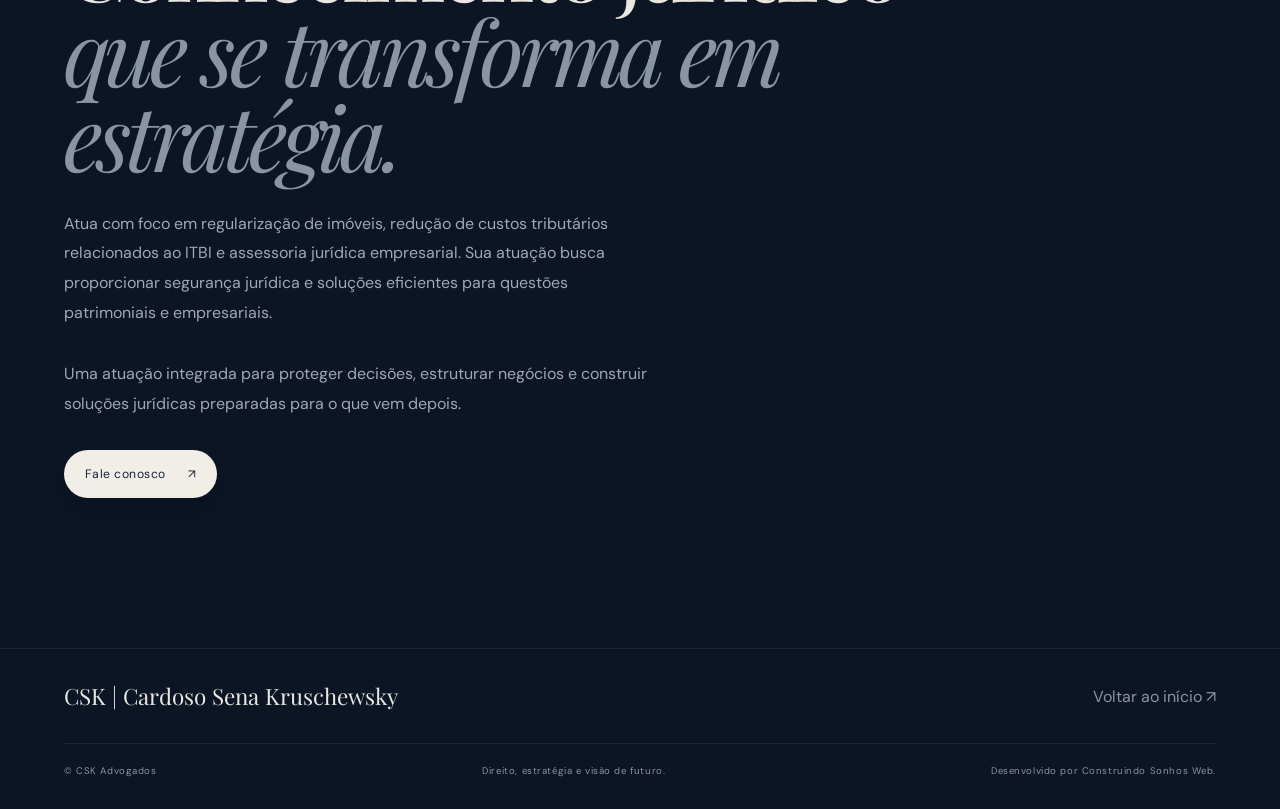
<file: equipe.html>
<!DOCTYPE html>
<html lang="pt-BR">
<head>
  <meta charset="UTF-8">
  <meta name="viewport" content="width=device-width, initial-scale=1.0">
  <meta name="description" content="Nossa equipe — CSK | Cardoso Sena Kruschewsky Advogados.">
  <title>Nossa Equipe | CSK Advogados</title>
  <link rel="stylesheet" href="equipe.css">
  <script src="i18n.js"></script>
</head>
<body>
  <header class="nav">
    <a class="brand" href="index.html" aria-label="CSK início">
      <span class="brand-mark">CSK</span>
      <span class="brand-text">ADVOGADOS</span>
    </a>
    <nav class="menu">
      <a href="index.html#escritorio">O escritório</a>
      <a href="index.html#atuacao">Atuação</a>
      <a href="#equipe">Equipe</a>
      <a href="noticias.html">Notícias</a>
      <a href="index.html#contato">Contato</a>
    </nav>
    <a class="nav-cta" href="index.html#contato">Fale conosco <span>↗</span></a>
  </header>

  <main>
    <section class="team-hero">
      <div class="team-hero-grid"></div>
      <div class="team-hero-copy">
        <div class="eyebrow"><span></span> NOSSA EQUIPE</div>
        <h1>Direito, estratégia<br><em>e visão de futuro.</em></h1>
        <p>Uma equipe jurídica preparada para transformar desafios em estratégias, unindo técnica, experiência e uma atuação próxima de pessoas e empresas.</p>
      </div>
      <div class="team-hero-visual" aria-hidden="true">
        <div class="team-hero-card">
          <img src="assets/logo-csk.jpeg" alt="">
        </div>
        <div class="team-floating-tag team-tag-one">ESTRATÉGIA</div>
        <div class="team-floating-tag team-tag-two">INOVAÇÃO</div>
        <div class="team-floating-tag team-tag-three">PRECISÃO</div>
        <div class="team-scroll-hint">ROLE PARA EXPLORAR <span></span></div>
      </div>
    </section>

    <section class="section-pad team-intro">
      <span class="section-number">01 / 03</span>
      <div class="team-intro-grid">
        <div>
          <div class="eyebrow"><span></span> ESTRATÉGIA E PROXIMIDADE</div>
          <h2>Mais do que resolver problemas, <em>antecipamos caminhos.</em></h2>
        </div>
        <div class="team-intro-copy">
          <p>Na CSK | Cardoso Sena Kruschewsky Advogados, acreditamos que a advocacia vai além da resolução de problemas. Nosso propósito é atuar de forma estratégica, preventiva e próxima dos nossos clientes, contribuindo para decisões mais seguras e para o crescimento sustentável de pessoas e empresas.</p>
          <p>Nossa equipe reúne profissionais com diferentes especialidades e experiências, permitindo uma atuação integrada em áreas essenciais para a proteção, organização e desenvolvimento dos negócios.</p>
        </div>
      </div>
    </section>

    <section id="equipe" class="team-members section-pad">
      <span class="section-number">02 / 03</span>
      <div class="team-section-heading">
        <div>
          <div class="eyebrow"><span></span> PROFISSIONAIS</div>
          <h2>Conheça quem<br><em>está à frente.</em></h2>
        </div>
        <p>Experiência multidisciplinar para oferecer segurança jurídica, visão estratégica e respostas sob medida.</p>
      </div>

      <div class="team-list">
        <article class="team-card">
          <div class="team-card-image">
            <img src="assets/equipe-jefferson.jpg" alt="Dr. Jefferson Sena">
            <div class="team-card-index">01</div>
          </div>
          <div class="team-card-body">
            <div class="team-card-topline">
              <span class="team-card-role">Direito Imobiliário e Condominial</span>
              <span class="team-card-arrow">↗</span>
            </div>
            <h3>Dra. Júlia Kruschewsky</h3>
            <div class="team-tags">
              <span>Direito Empresarial</span>
              <span>Direito Trabalhista</span>
              <span>Mediação e Inovação</span>
            </div>
            <p>Atua nas áreas de Direito Empresarial e Trabalhista, contribuindo para a estruturação e proteção jurídica das empresas. É Diretora de Inovação da Associação Comercial e Industrial de Ilhéus/BA e mediadora credenciada pelo CNJ, com visão voltada à prevenção de conflitos, negociação e inovação.</p>
            <a class="team-instagram" href="https://www.instagram.com/juliakruschewskyadv/" target="_blank" rel="noopener noreferrer" aria-label="Instagram de Júlia Kruschewsky"><span aria-hidden="true">📷</span> @juliakruschewskyadv</a>
          </div>
        </article>

        <article class="team-card">
          <div class="team-card-image">
            <img src="assets/equipe-matheus.jpg" alt="Dr. Matheus Cardoso">
            <div class="team-card-index">02</div>
          </div>
          <div class="team-card-body">
            <div class="team-card-topline">
              <span class="team-card-role">Planejamento Patrimonial, Tributário e Sucessório</span>
              <span class="team-card-arrow">↗</span>
            </div>
            <h3>Dr. Matheus Cardoso</h3>
            <div class="team-tags">
              <span>Planejamento Patrimonial</span>
              <span>Direito Tributário</span>
              <span>Direito Sucessório</span>
            </div>
            <p>Especialista em Planejamento Patrimonial, Tributário e Sucessório, áreas fundamentais para a organização e preservação do patrimônio. É Vice-Presidente da Comissão de Direito Tributário da OAB/BA – Subseção de Ilhéus e Diretor Jurídico da Associação Comercial e Industrial de Ilhéus/BA.</p>
            <a class="team-instagram" href="https://www.instagram.com/matheusc.adv/" target="_blank" rel="noopener noreferrer" aria-label="Instagram de Matheus Cardoso"><span aria-hidden="true">📷</span> @matheusc.adv</a>
          </div>
        </article>

        <article class="team-card">
          <div class="team-card-image">
            <img src="assets/equipe-julia.jpg" alt="Dra. Júlia Kruschewsky">
            <div class="team-card-index">03</div>
          </div>
          <div class="team-card-body">
            <div class="team-card-topline">
              <span class="team-card-role">Direito Empresarial e Trabalhista</span>
              <span class="team-card-arrow">↗</span>
            </div>
            <h3>Dr. Jefferson Sena</h3>
            <div class="team-tags">
              <span>Direito Imobiliário</span>
              <span>Direito Condominial</span>
              <span>Assessoria Empresarial</span>
            </div>
            <p>Atua com foco em regularização de imóveis, redução de custos tributários relacionados ao ITBI e assessoria jurídica empresarial. Sua atuação busca proporcionar segurança jurídica e soluções eficientes para questões patrimoniais e empresariais.</p>
            <a class="team-instagram" href="https://www.instagram.com/jefferson_sena_adv/" target="_blank" rel="noopener noreferrer" aria-label="Instagram de Jefferson Sena"><span aria-hidden="true">📷</span> @jefferson_sena_adv</a>
          </div>
        </article>
      </div>
    </section>

    <section class="team-closing section-pad">
      <span class="section-number">03 / 03</span>
      <div class="team-closing-inner">
        <div class="eyebrow"><span></span> VISÃO DE FUTURO</div>
        <h2>Conhecimento jurídico<br><em>que se transforma em estratégia.</em></h2>
        <p>Atua com foco em regularização de imóveis, redução de custos tributários relacionados ao ITBI e assessoria jurídica empresarial. Sua atuação busca proporcionar segurança jurídica e soluções eficientes para questões patrimoniais e empresariais.</p>
        <p>Uma atuação integrada para proteger decisões, estruturar negócios e construir soluções jurídicas preparadas para o que vem depois.</p>
        <a class="button button-primary" href="index.html#contato">Fale conosco <span>↗</span></a>
      </div>
    </section>
  </main>

  <footer>
    <div class="footer-top">
      <div class="footer-brand">CSK | Cardoso Sena Kruschewsky</div>
      <a href="index.html">Voltar ao início ↗</a>
    </div>
    <div class="footer-bottom">
      <span>© CSK Advogados</span>
      <span>Direito, estratégia e visão de futuro.</span>
      <span>Desenvolvido por Construindo Sonhos Web.</span>
    </div>
  </footer>
</body>
</html>
</file>
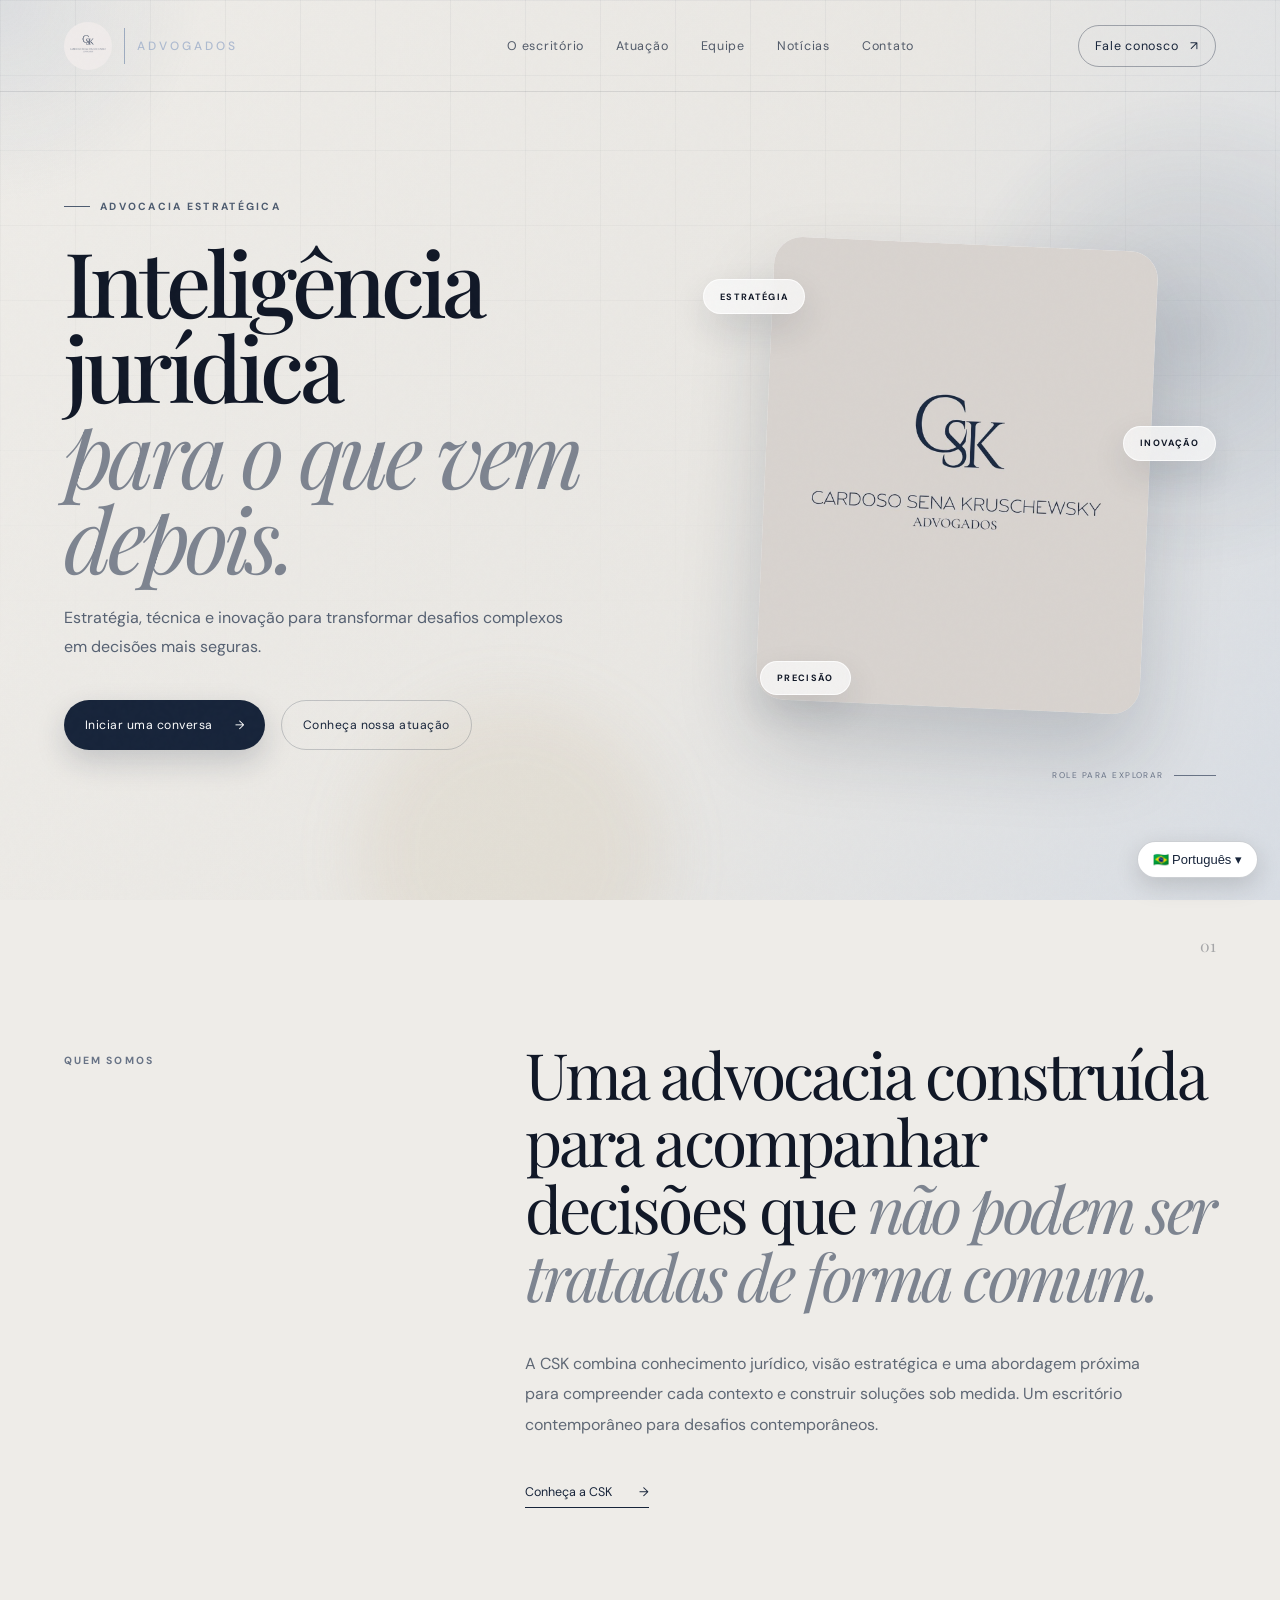
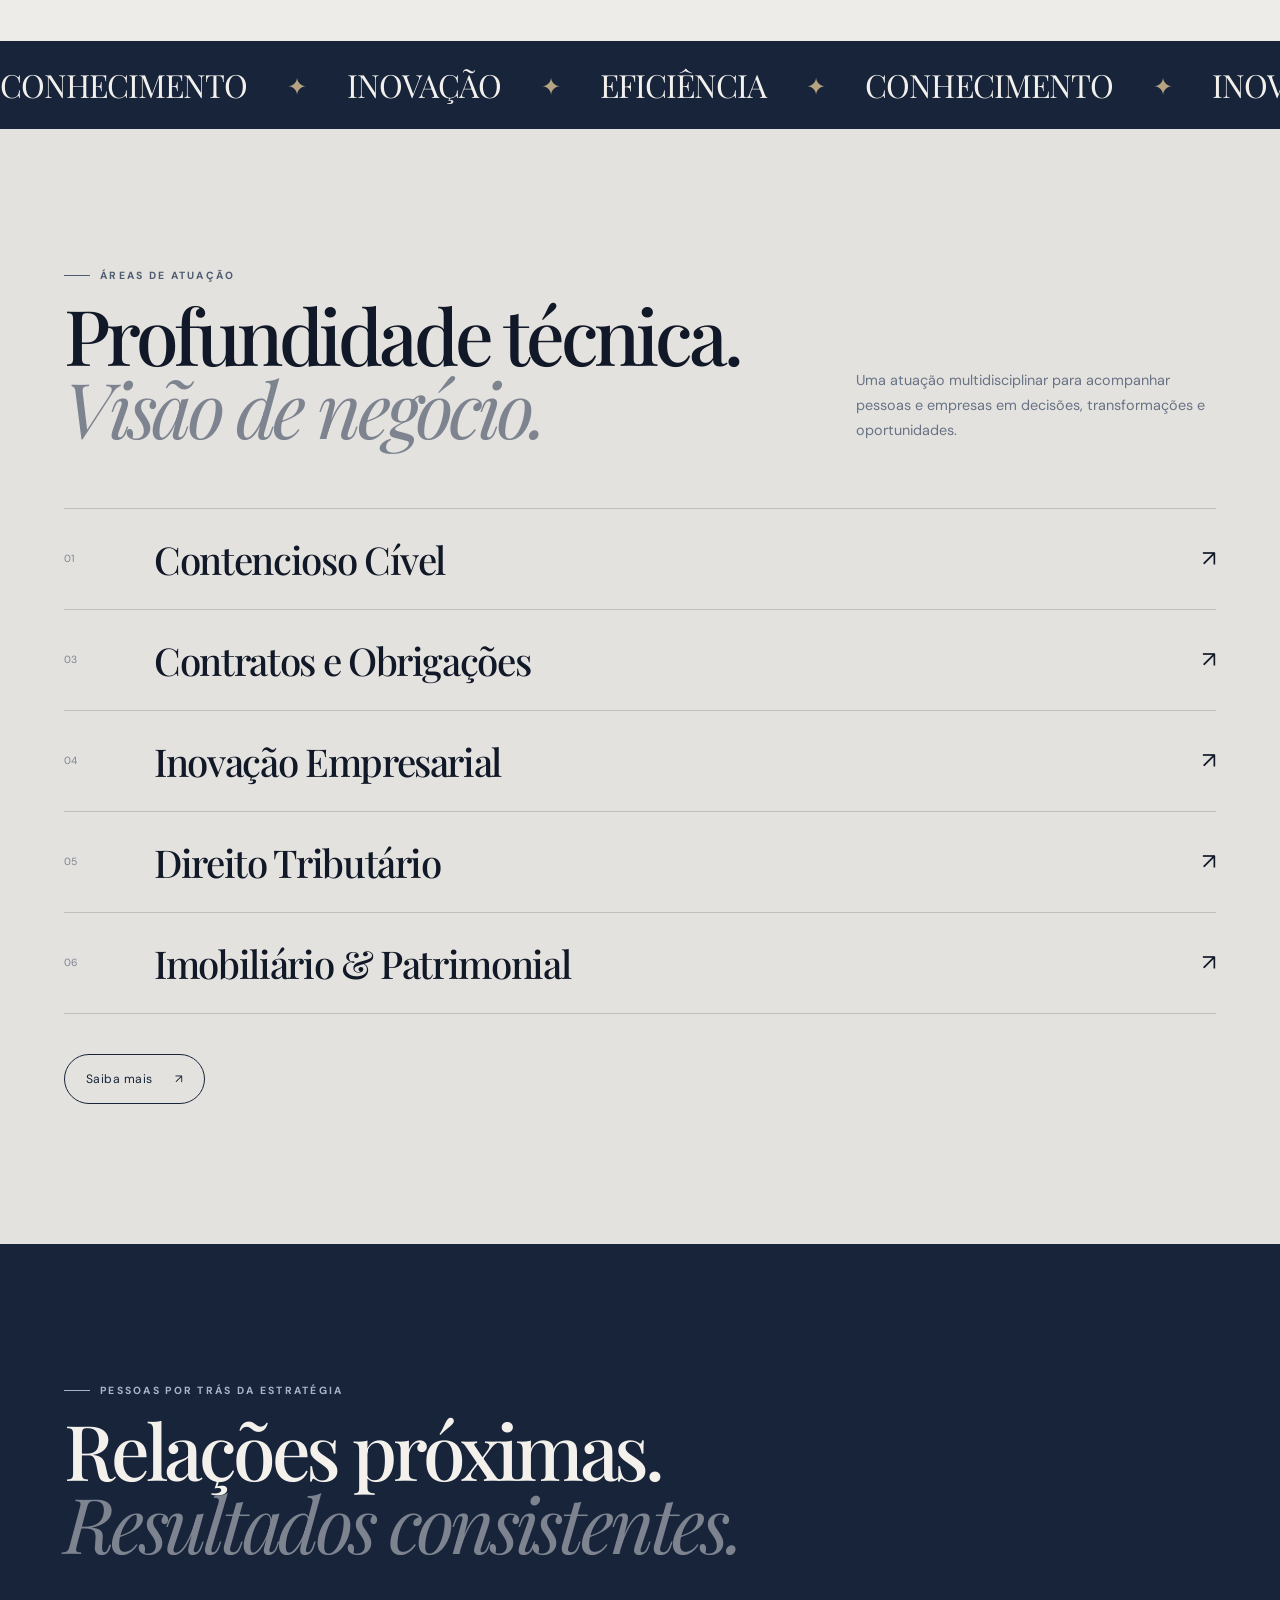
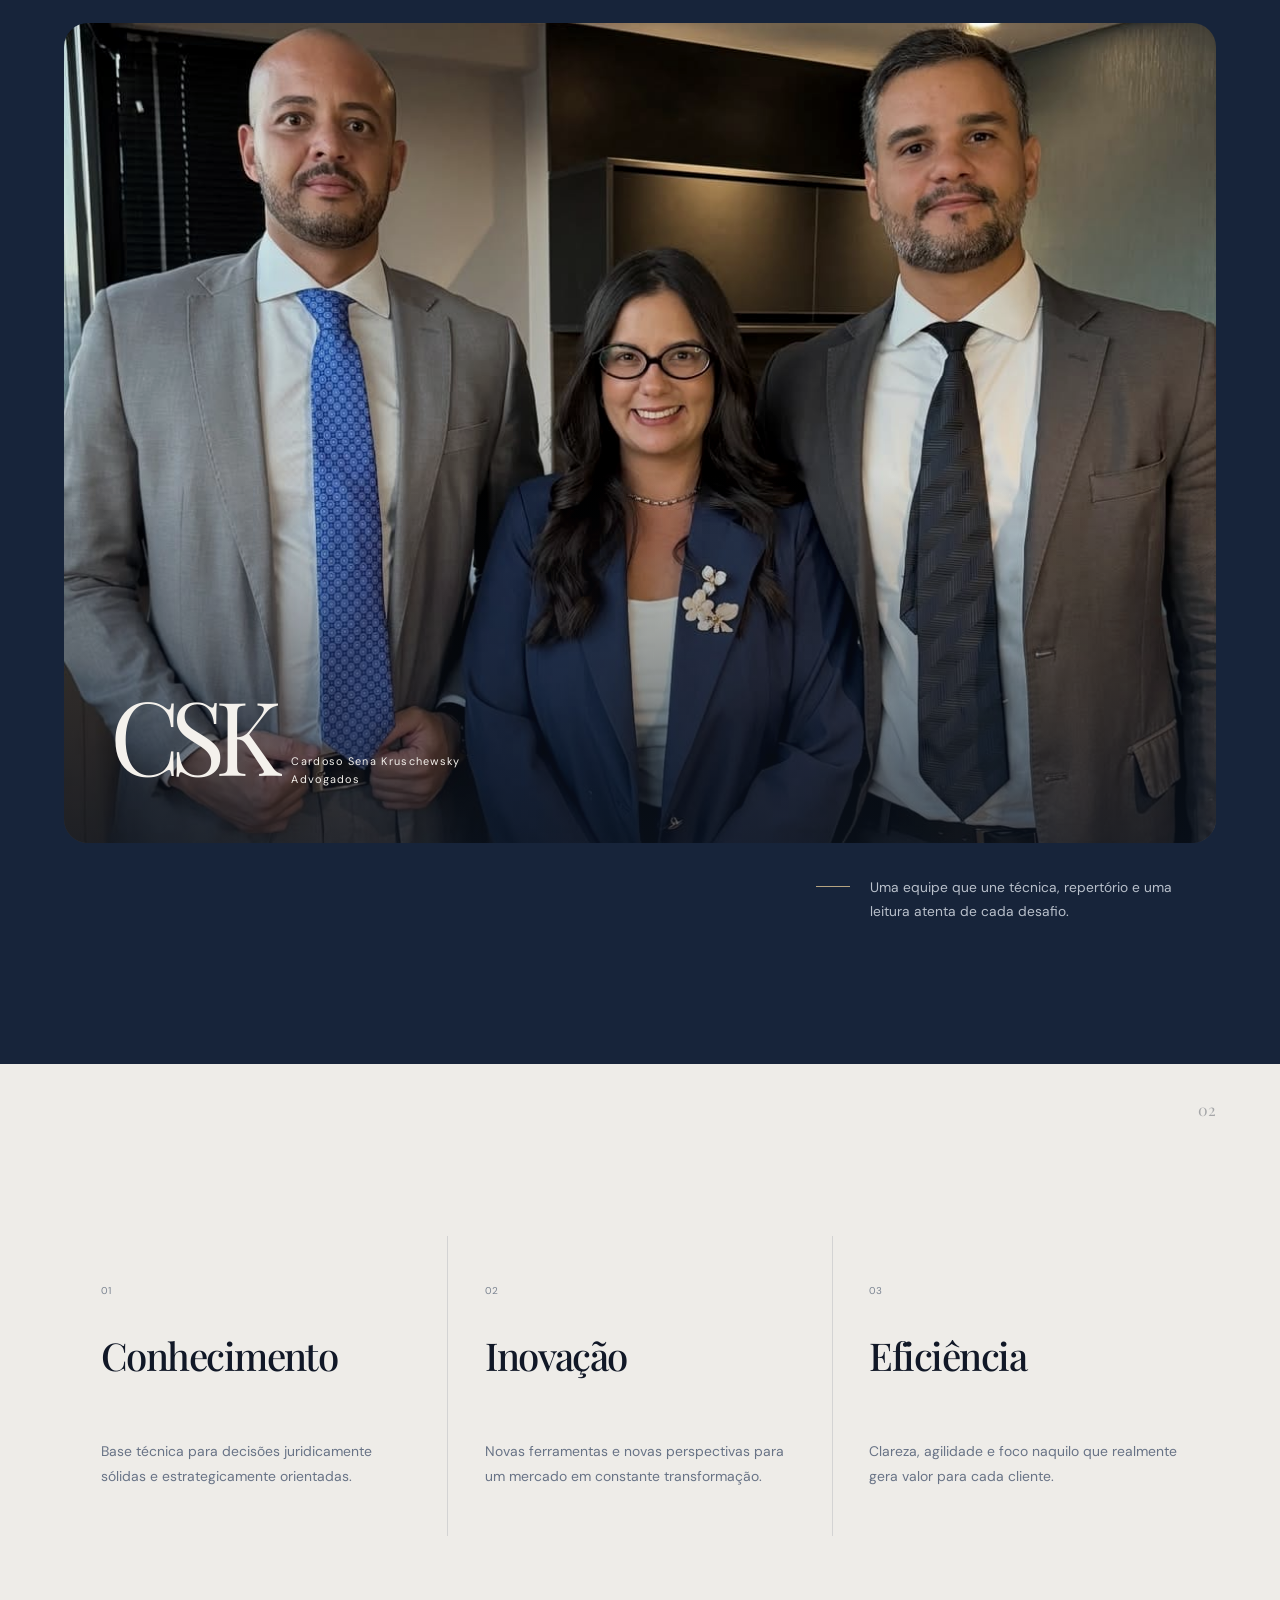
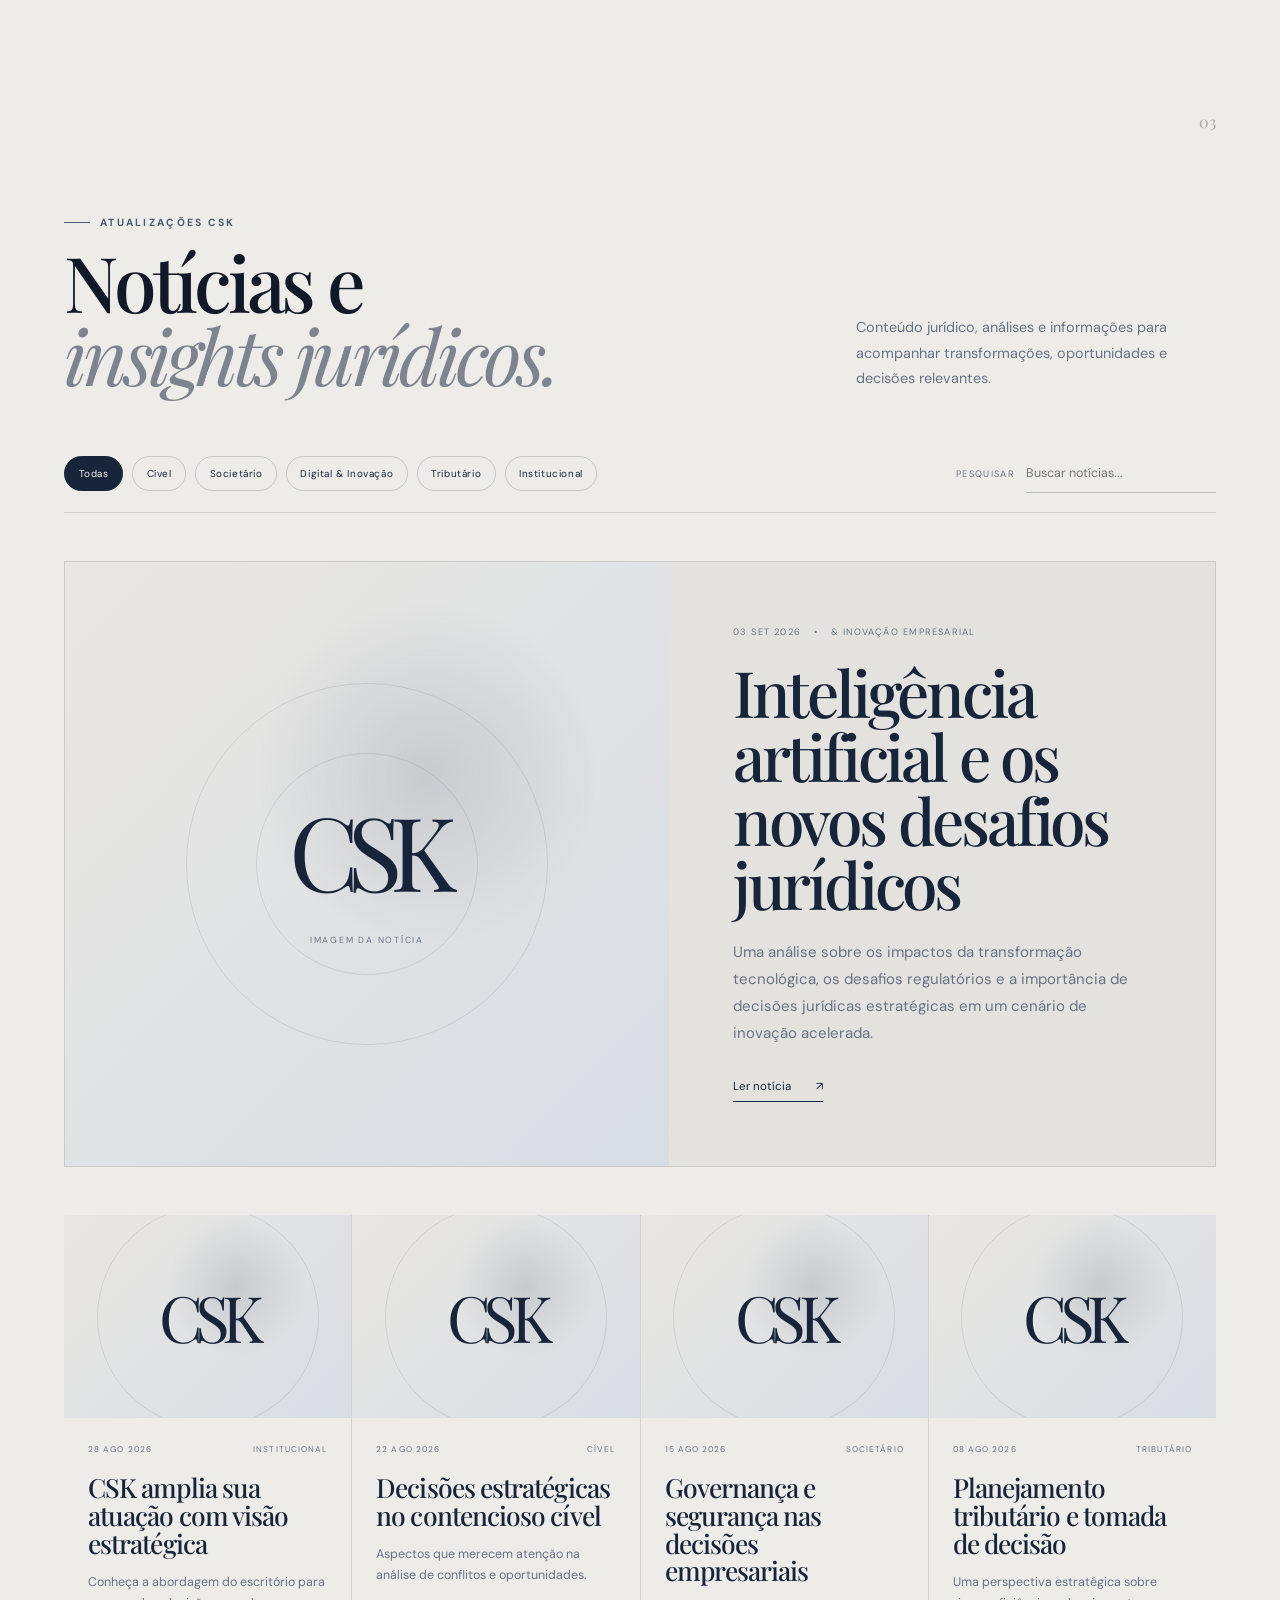
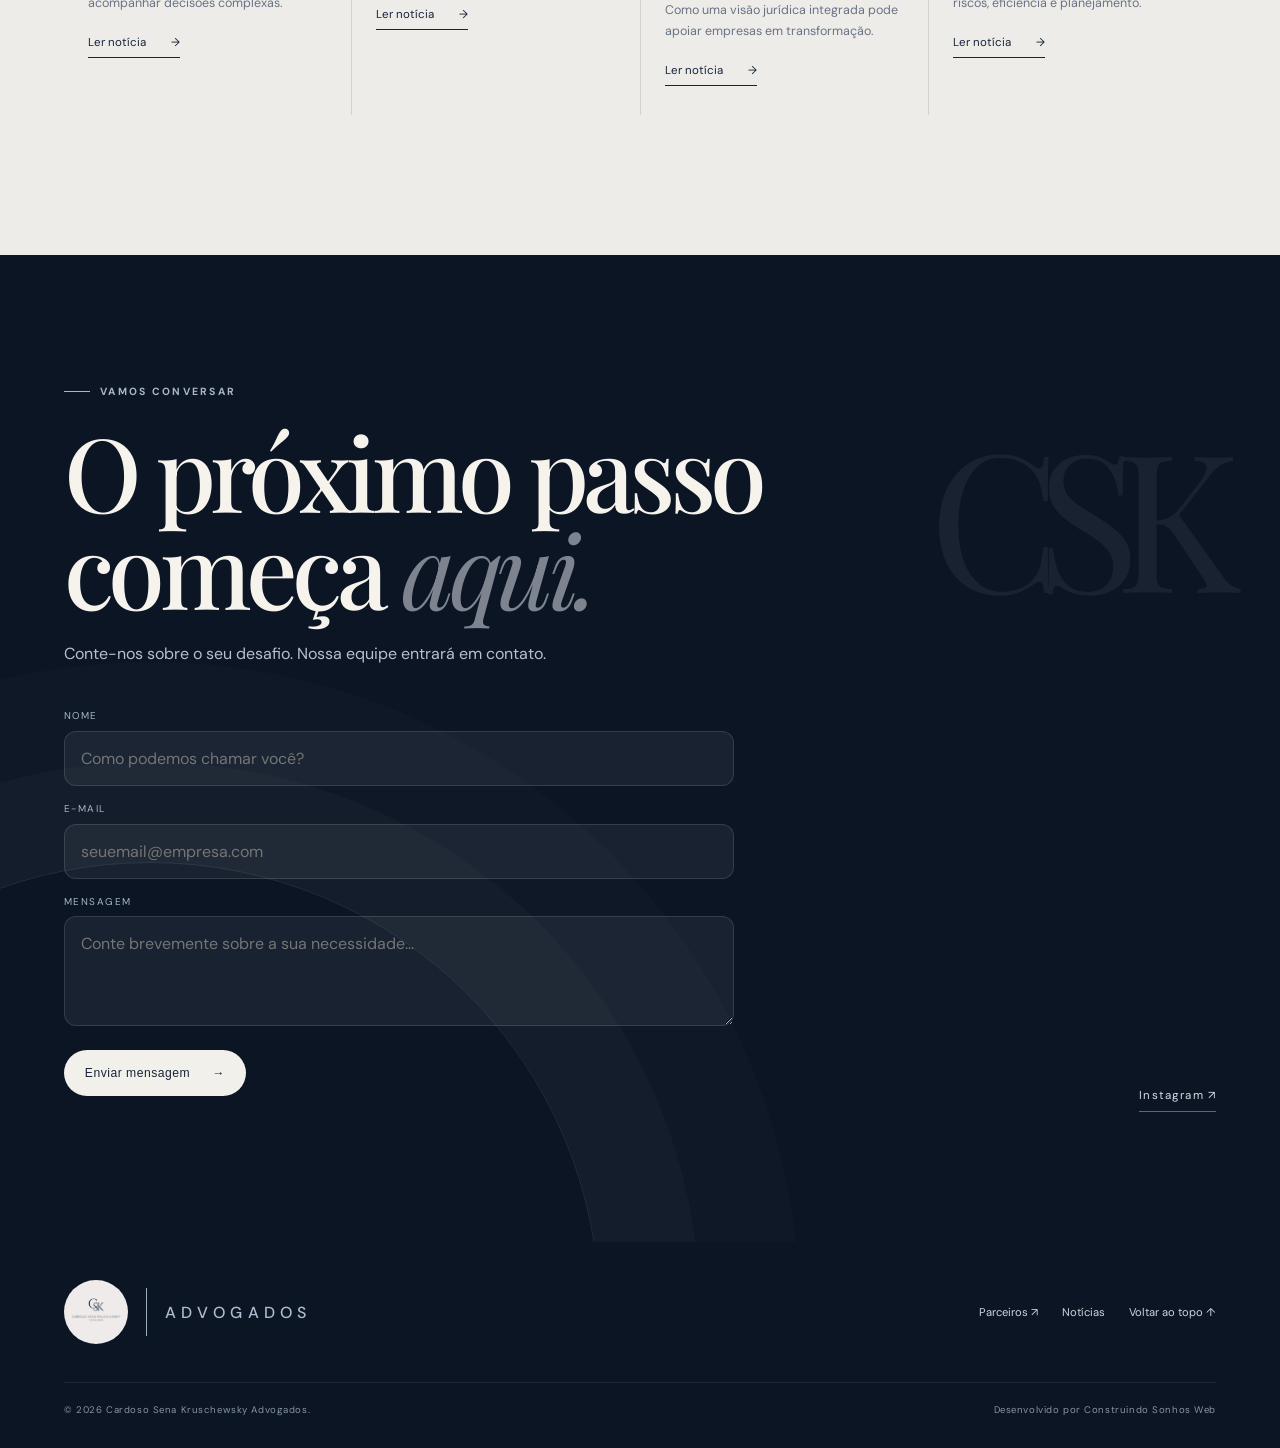
<file: institucional.html>
<!DOCTYPE html>
<html lang="pt-BR">
<head>
  <meta charset="UTF-8" />
  <meta name="viewport" content="width=device-width, initial-scale=1.0" />
  <meta name="description" content="Cardoso Sena Kruschewsky Advogados — inteligência jurídica para decisões complexas." />
  <title>CSK | Cardoso Sena Kruschewsky Advogados</title>
  <link rel="preconnect" href="https://fonts.googleapis.com">
  <link rel="preconnect" href="https://fonts.gstatic.com" crossorigin>
  <link href="https://fonts.googleapis.com/css2?family=DM+Sans:wght@400;500;600;700&family=Playfair+Display:wght@500;600;700&display=swap" rel="stylesheet">
  <link rel="stylesheet" href="style.css" />

  <style>
    .area-card { color: inherit; text-decoration: none; }
    /* =========================================================
       CSK — MÓDULO DE NOTÍCIAS
       Mantém a identidade visual existente.
       ========================================================= */
    .news {
      background: #eeece8;
      overflow: hidden;
    }

    .news-toolbar {
      display: flex;
      justify-content: space-between;
      align-items: center;
      gap: 2rem;
      margin-bottom: 3rem;
      padding-bottom: 1.2rem;
      border-bottom: 1px solid rgba(23,36,58,.14);
    }

    .news-filters {
      display: flex;
      flex-wrap: wrap;
      gap: .55rem;
    }

    .news-filter {
      appearance: none;
      border: 1px solid rgba(23,36,58,.18);
      background: transparent;
      color: #17243a;
      border-radius: 99px;
      padding: .62rem .85rem;
      font: inherit;
      font-size: .62rem;
      letter-spacing: .06em;
      cursor: pointer;
      transition: .25s ease;
    }

    .news-filter:hover,
    .news-filter.active {
      background: #17243a;
      color: #f5f2ed;
      border-color: #17243a;
    }

    .news-search {
      display: flex;
      align-items: center;
      gap: .7rem;
      flex-shrink: 0;
    }

    .news-search span {
      font-size: .58rem;
      text-transform: uppercase;
      letter-spacing: .14em;
      color: #687386;
    }

    .news-search input {
      width: 190px;
      border: 0;
      border-bottom: 1px solid rgba(23,36,58,.25);
      background: transparent;
      padding: .65rem 0;
      outline: none;
      color: #17243a;
      font: inherit;
      font-size: .78rem;
    }

    .news-search input:focus {
      border-color: #17243a;
    }

    .news-featured {
      display: grid;
      grid-template-columns: 1.05fr .95fr;
      min-height: 520px;
      background: #e4e2de;
      border: 1px solid rgba(23,36,58,.12);
      margin-bottom: 3rem;
      overflow: hidden;
    }

    .news-featured-image {
      min-height: 100%;
      background: linear-gradient(135deg,#d8dde4,#eeece8);
      overflow: hidden;
    }

    .news-image-placeholder {
      width: 100%;
      height: 100%;
      min-height: 420px;
      display: flex;
      flex-direction: column;
      justify-content: center;
      align-items: center;
      position: relative;
      background:
        radial-gradient(circle at 60% 35%, rgba(23,36,58,.12), transparent 32%),
        linear-gradient(135deg, #e9e7e3 0%, #d8dde4 100%);
    }

    .news-image-placeholder::before,
    .news-image-placeholder::after {
      content: "";
      position: absolute;
      border: 1px solid rgba(23,36,58,.10);
      border-radius: 50%;
    }

    .news-image-placeholder::before {
      width: 360px;
      height: 360px;
    }

    .news-image-placeholder::after {
      width: 220px;
      height: 220px;
    }

    .news-image-placeholder span {
      position: relative;
      z-index: 1;
      font-family: "Playfair Display", serif;
      font-size: clamp(4rem, 8vw, 8rem);
      letter-spacing: -.12em;
      color: #17243a;
    }

    .news-image-placeholder small {
      position: relative;
      z-index: 1;
      margin-top: 1rem;
      color: #687386;
      font-size: .55rem;
      letter-spacing: .2em;
    }

    .news-featured-content {
      padding: clamp(2rem,5vw,5rem);
      display: flex;
      flex-direction: column;
      justify-content: center;
    }

    .news-meta {
      display: flex;
      flex-wrap: wrap;
      gap: .8rem;
      color: #687386;
      font-size: .58rem;
      letter-spacing: .13em;
      text-transform: uppercase;
    }

    .news-featured h3 {
      font-family: "Playfair Display", serif;
      font-size: clamp(2.7rem, 5vw, 5.2rem);
      line-height: 1;
      letter-spacing: -.05em;
      font-weight: 500;
      color: #17243a;
      margin: 1.4rem 0;
    }

    .news-featured-content > p {
      max-width: 560px;
      color: #687386;
      line-height: 1.8;
      font-size: .94rem;
    }

    .news-read {
      align-self: flex-start;
      margin-top: 2rem;
      padding: 0;
      border: 0;
      border-bottom: 1px solid #17243a;
      padding-bottom: 7px;
      background: transparent;
      color: #17243a;
      font: inherit;
      font-size: .72rem;
      cursor: pointer;
    }

    .news-read span {
      margin-left: 22px;
    }

    .news-grid {
      display: grid;
      grid-template-columns: repeat(4, 1fr);
      gap: 1px;
      background: rgba(23,36,58,.13);
    }

    .news-card {
      background: #eeece8;
      min-width: 0;
      transition: transform .3s ease, background .3s ease;
    }

    .news-card:hover {
      background: #e6e4e0;
      transform: translateY(-4px);
    }

    .news-card-image {
      aspect-ratio: 1.2 / .85;
      overflow: hidden;
      background: #dfe2e5;
    }

    .news-card-image .news-image-placeholder {
      min-height: 0;
      transition: transform .6s ease;
    }

    .news-card:hover .news-image-placeholder {
      transform: scale(1.04);
    }

    .news-image-placeholder.compact span {
      font-size: 4rem;
    }

    .news-card-body {
      padding: 1.6rem 1.5rem 1.8rem;
    }

    .news-card .news-meta {
      justify-content: space-between;
      gap: .5rem;
      font-size: .52rem;
    }

    .news-card h3 {
      font-family: "Playfair Display", serif;
      color: #17243a;
      font-weight: 500;
      font-size: 1.65rem;
      line-height: 1.05;
      letter-spacing: -.035em;
      margin: 1.2rem 0 .9rem;
    }

    .news-card p {
      color: #687386;
      font-size: .78rem;
      line-height: 1.7;
    }

    .news-card .news-read {
      margin-top: 1.3rem;
    }

    .news-empty {
      padding: 3rem 0;
      text-align: center;
      color: #687386;
      font-size: .8rem;
      border-top: 1px solid rgba(23,36,58,.14);
    }

    .footer-links {
      display: flex;
      align-items: center;
      gap: 1.5rem;
    }

    .footer-links a {
      color: #d0d4da;
      text-decoration: none;
      font-size: .7rem;
    }

    @media (max-width: 1000px) {
      .news-grid {
        grid-template-columns: repeat(2, 1fr);
      }

      .news-featured {
        grid-template-columns: 1fr;
      }

      .news-featured-image {
        min-height: 380px;
      }
    }

    @media (max-width: 820px) {
      .news-toolbar {
        align-items: flex-start;
        flex-direction: column;
      }

      .news-search {
        width: 100%;
      }

      .news-search input {
        width: 100%;
      }

      .news-grid {
        grid-template-columns: 1fr;
      }

      .news-featured h3 {
        font-size: clamp(2.8rem, 11vw, 5rem);
      }

      .footer-links {
        flex-direction: column;
        align-items: flex-start;
        gap: .7rem;
      }
    }
  </style>

  <script src="i18n.js"></script>
</head>
<body>
  <div class="noise"></div>
  <div class="cursor-glow" id="cursorGlow"></div>

  <header class="nav" id="topo">
    <a class="brand" href="#topo" aria-label="CSK início">
      <span class="brand-mark">CSK</span>
      <span class="brand-text">ADVOGADOS</span>
    </a>

    <button class="menu-toggle" aria-label="Abrir menu" aria-expanded="false">
      <span></span><span></span>
    </button>

    <nav class="menu">
      <a href="#escritorio">O escritório</a>
      <a href="/atuacao.html">Atuação</a>
      <a href="/equipe/">Equipe</a>
      <a href="/noticias/">Notícias</a>
      <a href="#contato">Contato</a>
    </nav>
    <a class="nav-cta" href="#contato">Fale conosco <span>↗</span></a>
  </header>

  <main>
    <section class="hero">
      <div class="orb orb-one"></div>
      <div class="orb orb-two"></div>
      <div class="grid-lines"></div>

      <div class="hero-copy reveal">
        <div class="eyebrow"><span></span> ADVOCACIA ESTRATÉGICA</div>
        <h1>Inteligência jurídica<br><em>para o que vem depois.</em></h1>
        <p>Estratégia, técnica e inovação para transformar desafios complexos em decisões mais seguras.</p>
        <div class="hero-actions">
          <a class="button button-primary" href="#contato">Iniciar uma conversa <span>→</span></a>
          <a class="button button-ghost" href="/atuacao.html">Conheça nossa atuação</a>
        </div>
      </div>

      <div class="hero-visual reveal delay-1">
        <div class="hero-card card-main">
          <img src="assets/logo-csk.jpeg" alt="Logo CSK Cardoso Sena Kruschewsky Advogados" />
        </div>
        <div class="floating-tag tag-one">ESTRATÉGIA</div>
        <div class="floating-tag tag-two">INOVAÇÃO</div>
        <div class="floating-tag tag-three">PRECISÃO</div>
        <div class="scroll-hint">ROLE PARA EXPLORAR <span></span></div>
      </div>
    </section>

    <section class="intro section-pad" id="escritorio">
      <div class="section-number reveal">01</div>
      <div class="intro-grid">
        <div class="sticky-label reveal">QUEM SOMOS</div>
        <div class="intro-content">
          <p class="big-text reveal">Uma advocacia construída para acompanhar decisões que <em>não podem ser tratadas de forma comum.</em></p>
          <p class="body-text reveal">A CSK combina conhecimento jurídico, visão estratégica e uma abordagem próxima para compreender cada contexto e construir soluções sob medida. Um escritório contemporâneo para desafios contemporâneos.</p>
          <a class="text-link reveal" href="#contato">Conheça a CSK <span>→</span></a>
        </div>
      </div>
    </section>

    <section class="manifesto">
      <div class="manifesto-track">
        <span>CONHECIMENTO</span><i>✦</i><span>INOVAÇÃO</span><i>✦</i><span>EFICIÊNCIA</span><i>✦</i>
        <span>CONHECIMENTO</span><i>✦</i><span>INOVAÇÃO</span><i>✦</i><span>EFICIÊNCIA</span><i>✦</i>
      </div>
    </section>

    <section class="areas section-pad" id="atuacao">
      <div class="section-heading reveal">
        <div>
          <div class="eyebrow"><span></span> ÁREAS DE ATUAÇÃO</div>
          <h2>Profundidade técnica.<br><em>Visão de negócio.</em></h2>
        </div>
        <p>Uma atuação multidisciplinar para acompanhar pessoas e empresas em decisões, transformações e oportunidades.</p>
      </div>

      <div class="areas-list">
        <a class="area-card reveal" href="https://cskinova.netlify.app/conheca/#conversar" aria-label="Saiba mais sobre Contencioso Cível">
          <span class="area-index">01</span>
          <h3>Contencioso Cível</h3>
          <span class="area-arrow">↗</span>
        </a>
        <a class="area-card reveal" href="https://cskinova.netlify.app/conheca/#conversar" aria-label="Saiba mais sobre Contratos e Obrigações">
          <span class="area-index">03</span>
          <h3>Contratos e Obrigações</h3>
          <span class="area-arrow">↗</span>
        </a>
        <a class="area-card reveal" href="https://cskinova.netlify.app/conheca/#conversar" aria-label="Saiba mais sobre Inovação Empresarial">
          <span class="area-index">04</span>
          <h3>Inovação Empresarial</h3>
          <span class="area-arrow">↗</span>
        </a>
        <a class="area-card reveal" href="https://cskinova.netlify.app/conheca/#conversar" aria-label="Saiba mais sobre Direito Tributário">
          <span class="area-index">05</span>
          <h3>Direito Tributário</h3>
          <span class="area-arrow">↗</span>
        </a>
        <a class="area-card reveal" href="https://cskinova.netlify.app/conheca/#conversar" aria-label="Saiba mais sobre Imobiliário e Patrimonial">
          <span class="area-index">06</span>
          <h3>Imobiliário &amp; Patrimonial</h3>
          <span class="area-arrow">↗</span>
        </a>
      </div>
      <a class="button button-outline reveal" href="/atuacao.html">Saiba mais <span>↗</span></a>
    </section>

    <section class="team section-pad" id="equipe">
      <div class="team-header reveal">
        <div class="eyebrow"><span></span> PESSOAS POR TRÁS DA ESTRATÉGIA</div>
        <h2>Relações próximas.<br><em>Resultados consistentes.</em></h2>
      </div>
      <div class="team-stage reveal">
        <div class="team-frame">
          <img src="assets/equipe-csk.jpeg" alt="Equipe do escritório CSK Advogados" />
          <div class="team-overlay"></div>
          <div class="team-caption">
            <span>CSK</span>
            <p>Cardoso Sena Kruschewsky<br>Advogados</p>
          </div>
        </div>
        <div class="team-note">
          <span class="line"></span>
          <p>Uma equipe que une técnica, repertório e uma leitura atenta de cada desafio.</p>
        </div>
      </div>
    </section>

    <section class="principles section-pad">
      <div class="section-number reveal">02</div>
      <div class="principles-grid">
        <article class="principle reveal">
          <span>01</span><h3>Conhecimento</h3>
          <p>Base técnica para decisões juridicamente sólidas e estrategicamente orientadas.</p>
        </article>
        <article class="principle reveal delay-1">
          <span>02</span><h3>Inovação</h3>
          <p>Novas ferramentas e novas perspectivas para um mercado em constante transformação.</p>
        </article>
        <article class="principle reveal delay-2">
          <span>03</span><h3>Eficiência</h3>
          <p>Clareza, agilidade e foco naquilo que realmente gera valor para cada cliente.</p>
        </article>
      </div>
    </section>


    <!-- =========================================================
         NOTÍCIAS CSK
         Área pública preparada para futura integração com React/API.
         ========================================================= -->
    <section class="news section-pad" id="noticias">
      <div class="section-number reveal">03</div>

      <div class="section-heading reveal">
        <div>
          <div class="eyebrow"><span></span> ATUALIZAÇÕES CSK</div>
          <h2>Notícias e <br><em>insights jurídicos.</em></h2>
        </div>
        <p>
          Conteúdo jurídico, análises e informações para acompanhar
          transformações, oportunidades e decisões relevantes.
        </p>
      </div>

      <div class="news-toolbar reveal">
        <div class="news-filters" role="group" aria-label="Filtrar notícias">
          <button class="news-filter active" data-category="Todas">Todas</button>
          <button class="news-filter" data-category="Cível">Cível</button>
          <button class="news-filter" data-category="Societário">Societário</button>
          <button class="news-filter" data-category="Digital & Inovação">Digital &amp; Inovação</button>
          <button class="news-filter" data-category="Tributário">Tributário</button>
          <button class="news-filter" data-category="Institucional">Institucional</button>
        </div>

        <label class="news-search">
          <span>Pesquisar</span>
          <input type="search" id="newsSearch" placeholder="Buscar notícias..." />
        </label>
      </div>

      <article class="news-featured reveal" data-category="Digital & Inovação"
               data-title="Inteligência artificial e os novos desafios jurídicos">
        <div class="news-featured-image">
          <div class="news-image-placeholder">
            <span>CSK</span>
            <small>IMAGEM DA NOTÍCIA</small>
          </div>
        </div>

        <div class="news-featured-content">
          <div class="news-meta">
            <span>03 SET 2026</span>
            <span>•</span>
            <span> &amp; Inovação Empresarial </span>
          </div>
          <h3>Inteligência artificial e os novos desafios jurídicos</h3>
          <p>
            Uma análise sobre os impactos da transformação tecnológica,
            os desafios regulatórios e a importância de decisões jurídicas
            estratégicas em um cenário de inovação acelerada.
          </p>
          <button class="news-read" data-news="featured">Ler notícia <span>↗</span></button>
        </div>
      </article>

      <div class="news-grid" id="newsGrid">

        <article class="news-card reveal"
                 data-category="Institucional"
                 data-title="CSK amplia sua atuação com visão estratégica">
          <div class="news-card-image">
            <div class="news-image-placeholder compact"><span>CSK</span></div>
          </div>
          <div class="news-card-body">
            <div class="news-meta"><span>28 AGO 2026</span><span>Institucional</span></div>
            <h3>CSK amplia sua atuação com visão estratégica</h3>
            <p>Conheça a abordagem do escritório para acompanhar decisões complexas.</p>
            <button class="news-read" data-news="institutional">Ler notícia <span>→</span></button>
          </div>
        </article>

        <article class="news-card reveal delay-1"
                 data-category="Cível"
                 data-title="Decisões estratégicas no contencioso cível">
          <div class="news-card-image">
            <div class="news-image-placeholder compact"><span>CSK</span></div>
          </div>
          <div class="news-card-body">
            <div class="news-meta"><span>22 AGO 2026</span><span>Cível</span></div>
            <h3>Decisões estratégicas no contencioso cível</h3>
            <p>Aspectos que merecem atenção na análise de conflitos e oportunidades.</p>
            <button class="news-read" data-news="civil">Ler notícia <span>→</span></button>
          </div>
        </article>

        <article class="news-card reveal delay-2"
                 data-category="Societário"
                 data-title="Governança e segurança nas decisões empresariais">
          <div class="news-card-image">
            <div class="news-image-placeholder compact"><span>CSK</span></div>
          </div>
          <div class="news-card-body">
            <div class="news-meta"><span>15 AGO 2026</span><span>Societário</span></div>
            <h3>Governança e segurança nas decisões empresariais</h3>
            <p>Como uma visão jurídica integrada pode apoiar empresas em transformação.</p>
            <button class="news-read" data-news="corporate">Ler notícia <span>→</span></button>
          </div>
        </article>

        <article class="news-card reveal"
                 data-category="Tributário"
                 data-title="Planejamento tributário e tomada de decisão">
          <div class="news-card-image">
            <div class="news-image-placeholder compact"><span>CSK</span></div>
          </div>
          <div class="news-card-body">
            <div class="news-meta"><span>08 AGO 2026</span><span>Tributário</span></div>
            <h3>Planejamento tributário e tomada de decisão</h3>
            <p>Uma perspectiva estratégica sobre riscos, eficiência e planejamento.</p>
            <button class="news-read" data-news="tax">Ler notícia <span>→</span></button>
          </div>
        </article>

      </div>

      <div class="news-empty" id="newsEmpty" hidden>
        Nenhuma notícia encontrada para os critérios selecionados.
      </div>
    </section>

    <section class="contact" id="contato">
      <div class="contact-orb"></div>
      <div class="contact-inner reveal">
        <div class="eyebrow light"><span></span> VAMOS CONVERSAR</div>
        <h2>O próximo passo<br>começa <em>aqui.</em></h2>
        <p>Conte-nos sobre o seu desafio. Nossa equipe entrará em contato.</p>
        <form class="contact-form" id="contactForm">
          <label>
            <span>Nome</span>
            <input type="text" name="name" placeholder="Como podemos chamar você?" required>
          </label>
          <label>
            <span>E-mail</span>
            <input type="email" name="email" placeholder="seuemail@empresa.com" required>
          </label>
          <label>
            <span>Mensagem</span>
            <textarea name="message" placeholder="Conte brevemente sobre a sua necessidade..." required></textarea>
          </label>
          <button class="button button-light" type="submit">Enviar mensagem <span>→</span></button>
          <p class="form-status" id="formStatus" aria-live="polite"></p>
        </form>
      </div>
      <div class="contact-side">
        <div class="contact-word">CSK</div>
        <a href="https://www.instagram.com/cskadvogados/" target="_blank" rel="noopener">Instagram ↗</a>
      </div>
    </section>
  </main>

  <footer>
    <div class="footer-top">
      <a class="brand footer-brand" href="#topo"><span class="brand-mark">CSK</span><span class="brand-text">ADVOGADOS</span></a>
      <div class="footer-links">
         <a href="/parceiros/">Parceiros ↗</a>
        <a href="#noticias">Notícias</a>
        <a href="#topo">Voltar ao topo ↑</a>
      </div>
    </div>
    <div class="footer-bottom">
      <span>© <span id="year"></span> Cardoso Sena Kruschewsky Advogados.</span>
      <span>Desenvolvido por  Construindo Sonhos Web </span>
    </div>
  </footer>


  <script>
    /* CSK Notícias — filtro e pesquisa da área pública */
    (() => {
      const filters = document.querySelectorAll(".news-filter");
      const cards = document.querySelectorAll("#newsGrid .news-card");
      const featured = document.querySelector(".news-featured");
      const search = document.getElementById("newsSearch");
      const empty = document.getElementById("newsEmpty");

      let activeCategory = "Todas";

      function updateNews() {
        const term = (search?.value || "").trim().toLowerCase();
        let visible = 0;

        cards.forEach(card => {
          const category = card.dataset.category || "";
          const title = card.dataset.title || "";
          const matchesCategory = activeCategory === "Todas" || category === activeCategory;
          const matchesSearch = !term || title.toLowerCase().includes(term);

          const show = matchesCategory && matchesSearch;
          card.hidden = !show;
          if (show) visible++;
        });

        if (featured) {
          const category = featured.dataset.category || "";
          const title = featured.dataset.title || "";
          const matchesCategory = activeCategory === "Todas" || category === activeCategory;
          const matchesSearch = !term || title.toLowerCase().includes(term);
          featured.hidden = !(matchesCategory && matchesSearch);
          if (!featured.hidden) visible++;
        }

        if (empty) empty.hidden = visible !== 0;
      }

      filters.forEach(button => {
        button.addEventListener("click", () => {
          filters.forEach(item => item.classList.remove("active"));
          button.classList.add("active");
          activeCategory = button.dataset.category || "Todas";
          updateNews();
        });
      });

      search?.addEventListener("input", updateNews);

      document.querySelectorAll(".news-read").forEach(button => {
        button.addEventListener("click", () => {
          const title = button.closest("article")?.dataset.title ||
                        "Notícia CSK";
          alert(
            "Página da notícia: " + title +
            "\n\nEsta área já está preparada para receber o conteúdo completo " +
            "e, posteriormente, ser conectada ao painel React + banco de dados."
          );
        });
      });
    })();
  </script>

  <script src="script.js"></script>
</body>
</html>
</file>
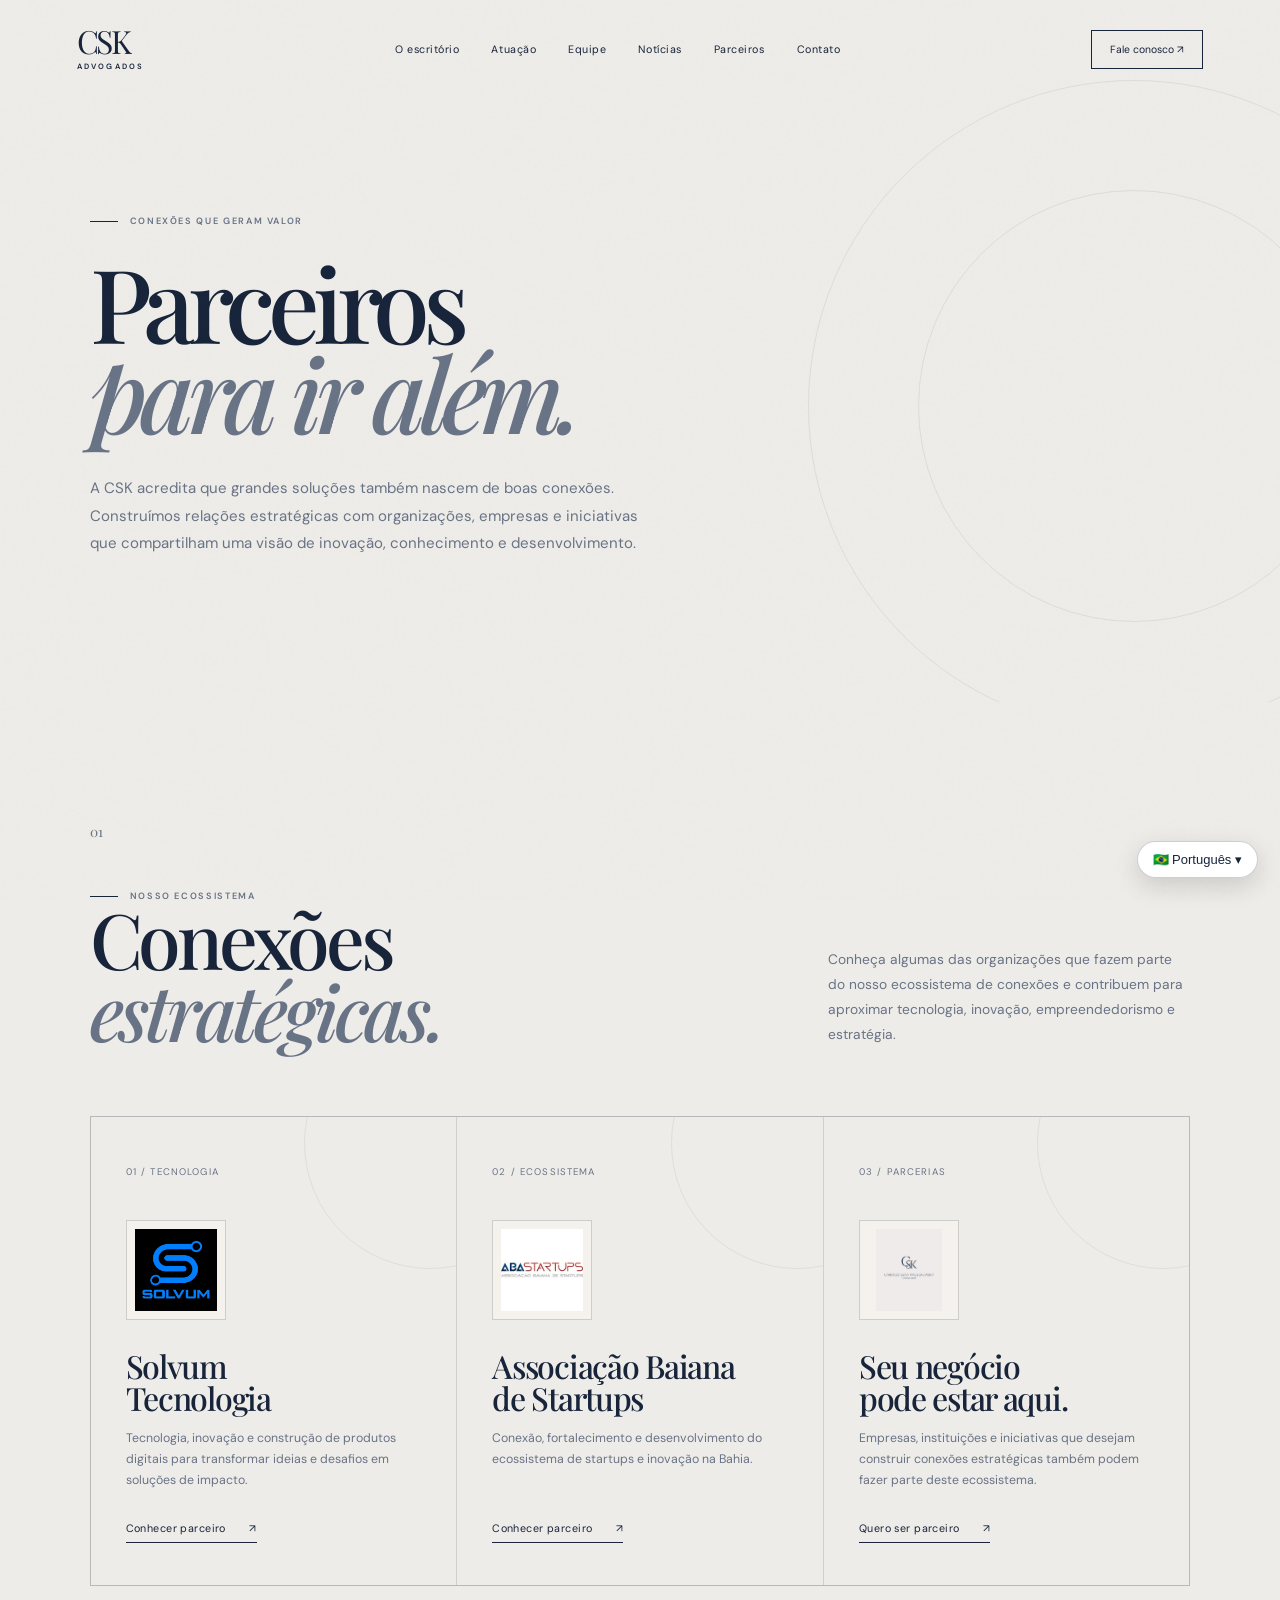
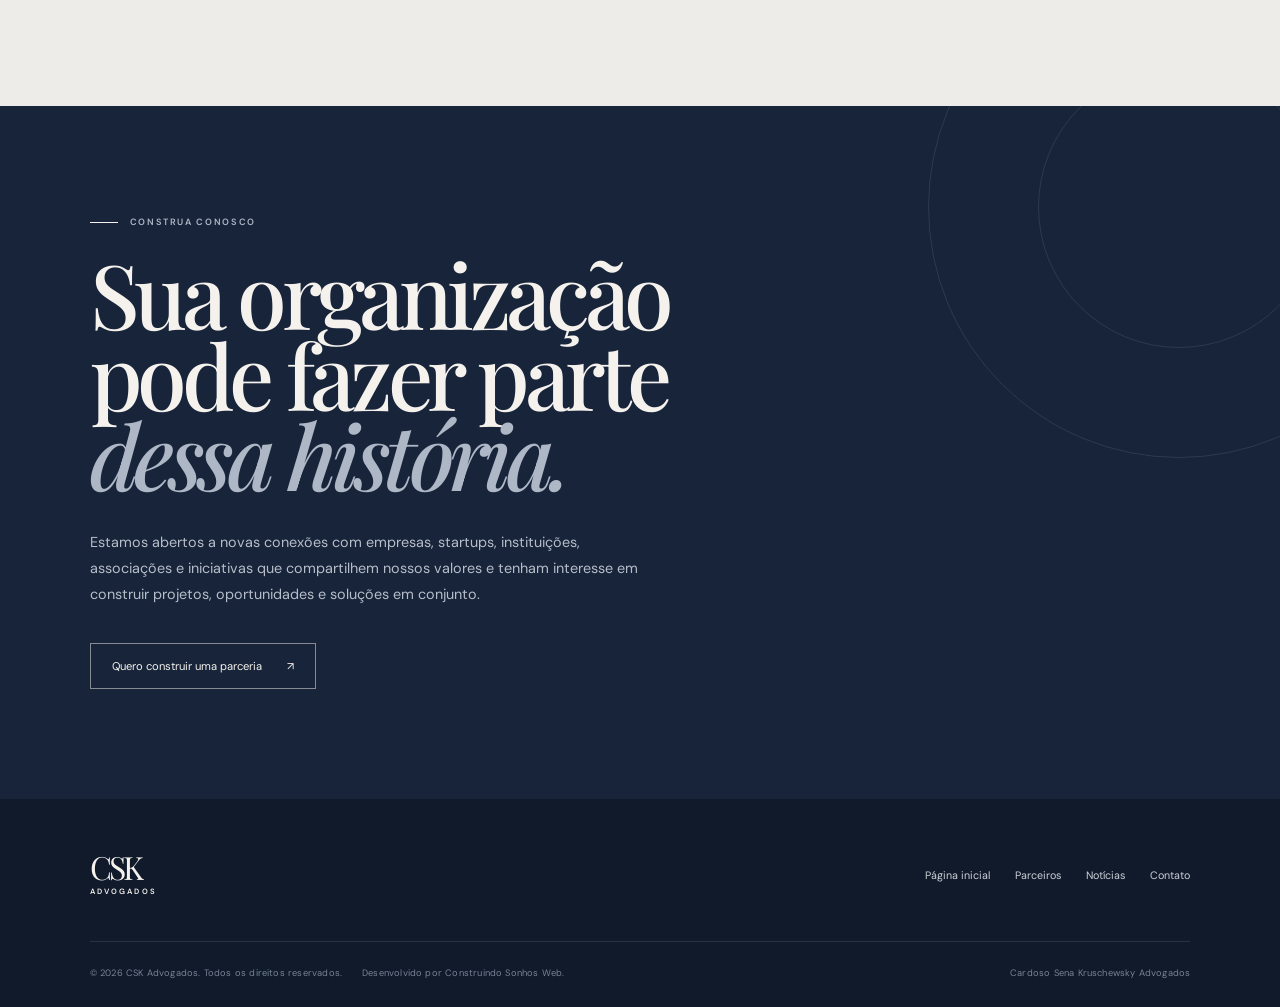
<file: parceiros.html>
<!DOCTYPE html>
<html lang="pt-BR">
<head>
  <meta charset="UTF-8" />
  <meta name="viewport" content="width=device-width, initial-scale=1.0" />
  <meta name="description" content="Parceiros CSK — conexões estratégicas para inovação, tecnologia e desenvolvimento." />
  <title>CSK | Parceiros</title>
  <link rel="preconnect" href="https://fonts.googleapis.com">
  <link rel="preconnect" href="https://fonts.gstatic.com" crossorigin>
  <link href="https://fonts.googleapis.com/css2?family=DM+Sans:wght@400;500;600;700&family=Playfair+Display:wght@500;600;700&display=swap" rel="stylesheet">
  <style>
    :root{--navy:#17243a;--navy-dark:#101a2b;--cream:#eeece8;--cream-light:#f5f2ed;--gray:#687386;--line:rgba(23,36,58,.14)}
    *{box-sizing:border-box;margin:0;padding:0}
    html{scroll-behavior:smooth}
    body{background:var(--cream);color:var(--navy);font-family:"DM Sans",sans-serif;overflow-x:hidden}
    .noise{position:fixed;inset:0;pointer-events:none;opacity:.035;z-index:999;background-image:url("data:image/svg+xml,%3Csvg viewBox='0 0 180 180' xmlns='http://www.w3.org/2000/svg'%3E%3Cfilter id='n'%3E%3CfeTurbulence type='fractalNoise' baseFrequency='.8' numOctaves='4' stitchTiles='stitch'/%3E%3C/filter%3E%3Crect width='100%25' height='100%25' filter='url(%23n)' opacity='.35'/%3E%3C/svg%3E")}
    .nav{position:absolute;top:0;left:0;width:100%;padding:28px 6vw;display:flex;align-items:center;justify-content:space-between;z-index:20}
    .brand{display:flex;flex-direction:column;text-decoration:none;color:var(--navy)}
    .brand-mark{font-family:"Playfair Display",serif;font-size:2rem;line-height:.8;letter-spacing:-.08em}
    .brand-text{margin-top:7px;font-size:.48rem;letter-spacing:.28em;font-weight:600}
    .menu{display:flex;gap:2rem}.menu a{color:var(--navy);text-decoration:none;font-size:.67rem;letter-spacing:.05em;position:relative}.menu a::after{content:"";position:absolute;left:0;bottom:-6px;width:0;height:1px;background:var(--navy);transition:.3s}.menu a:hover::after{width:100%}
    .nav-cta{border:1px solid var(--navy);padding:12px 18px;color:var(--navy);text-decoration:none;font-size:.65rem;transition:.25s}.nav-cta:hover{background:var(--navy);color:var(--cream-light)}
    .hero{min-height:78vh;padding:170px 7vw 100px;position:relative;overflow:hidden;display:flex;align-items:center}.hero::before,.hero::after{content:"";position:absolute;border:1px solid rgba(23,36,58,.08);border-radius:50%}.hero::before{width:650px;height:650px;right:-180px;top:80px}.hero::after{width:430px;height:430px;right:-70px;top:190px}.hero-content{max-width:900px;position:relative;z-index:2}.eyebrow{display:flex;align-items:center;gap:12px;color:var(--gray);font-size:.57rem;letter-spacing:.18em;font-weight:600}.eyebrow span{display:inline-block;width:28px;height:1px;background:var(--navy)}
    h1{margin-top:30px;font-family:"Playfair Display",serif;font-size:clamp(4rem,8vw,8.5rem);line-height:.88;letter-spacing:-.07em;font-weight:500;max-width:1000px}h1 em{font-weight:500;color:var(--gray)}.hero-description{margin-top:38px;max-width:570px;color:var(--gray);line-height:1.8;font-size:.94rem}
    .section{padding:120px 7vw}.section-number{font-family:"Playfair Display",serif;font-size:.85rem;color:var(--gray);margin-bottom:50px}.section-heading{display:grid;grid-template-columns:1fr .55fr;gap:5rem;align-items:end;margin-bottom:70px}.section-heading h2{font-family:"Playfair Display",serif;font-size:clamp(3rem,6vw,6rem);font-weight:500;line-height:.94;letter-spacing:-.055em}.section-heading h2 em{color:var(--gray);font-weight:500}.section-heading p{color:var(--gray);line-height:1.8;font-size:.86rem;max-width:400px}
    .partners-grid{display:grid;grid-template-columns:repeat(3,1fr);gap:1px;background:var(--line);border:1px solid var(--line)}.partner-card{min-height:430px;background:var(--cream);padding:42px 35px;display:flex;flex-direction:column;justify-content:space-between;position:relative;overflow:hidden;transition:.35s}.partner-card::before{content:"";position:absolute;width:250px;height:250px;border:1px solid rgba(23,36,58,.07);border-radius:50%;right:-100px;top:-100px;transition:.5s}.partner-card:hover{background:#e5e3df;transform:translateY(-5px)}.partner-card:hover::before{transform:scale(1.25)}.partner-index{font-size:.6rem;letter-spacing:.12em;color:var(--gray)}
    .partner-symbol{width:100px;height:100px;border:1px solid rgba(23,36,58,.18);display:flex;align-items:center;justify-content:center;margin-top:40px;font-family:"Playfair Display",serif;font-size:2rem;letter-spacing:-.08em;overflow:hidden;background:var(--cream-light)}.partner-symbol img{display:block;width:82px;height:82px;object-fit:contain}.partner-card h3{margin-top:30px;font-family:"Playfair Display",serif;font-size:2rem;line-height:1;font-weight:500;letter-spacing:-.04em}.partner-card p{margin-top:14px;color:var(--gray);font-size:.77rem;line-height:1.7;max-width:330px}.partner-link{align-self:flex-start;margin-top:30px;color:var(--navy);text-decoration:none;border-bottom:1px solid var(--navy);padding-bottom:7px;font-size:.67rem;letter-spacing:.04em}.partner-link span{margin-left:20px}
    .partnership-cta{background:var(--navy);color:var(--cream-light);padding:110px 7vw;position:relative;overflow:hidden}.partnership-cta::before,.partnership-cta::after{content:"";position:absolute;border:1px solid rgba(245,242,237,.1);border-radius:50%}.partnership-cta::before{width:500px;height:500px;right:-150px;top:-150px}.partnership-cta::after{width:280px;height:280px;right:-40px;top:-40px}.cta-inner{max-width:850px;position:relative;z-index:2}.eyebrow-light{color:#aeb7c5}.eyebrow-light span{background:var(--cream-light)}.partnership-cta h2{margin-top:25px;font-family:"Playfair Display",serif;font-size:clamp(3.5rem,7vw,7rem);font-weight:500;line-height:.9;letter-spacing:-.06em}.partnership-cta h2 em{color:#aeb7c5;font-weight:500}.partnership-cta p{max-width:560px;margin-top:35px;color:#b7bec9;line-height:1.8;font-size:.9rem}.cta-button{display:inline-flex;align-items:center;gap:25px;margin-top:35px;padding:15px 21px;border:1px solid rgba(245,242,237,.5);color:var(--cream-light);text-decoration:none;font-size:.7rem;transition:.3s}.cta-button:hover{background:var(--cream-light);color:var(--navy)}
    footer{background:#101a2b;color:#cdd2d9;padding:55px 7vw 28px}.footer-top{display:flex;justify-content:space-between;align-items:center;padding-bottom:45px;border-bottom:1px solid rgba(255,255,255,.1)}.footer-brand{color:#f5f2ed}.footer-links{display:flex;gap:25px}.footer-links a{color:#cdd2d9;text-decoration:none;font-size:.67rem}.footer-bottom{padding-top:25px;display:flex;justify-content:space-between;gap:20px;color:#788394;font-size:.58rem;letter-spacing:.02em}.footer-copyright{display:flex;gap:20px;flex-wrap:wrap}
    @media(max-width:1000px){.menu{display:none}.hero{min-height:70vh;padding-top:150px}.section-heading{grid-template-columns:1fr;gap:30px}.partners-grid{grid-template-columns:1fr}.partner-card{min-height:390px}}
    @media(max-width:700px){.nav{padding:24px 6vw}.nav-cta{display:none}.hero{padding:130px 7vw 80px}h1{font-size:clamp(3.5rem,16vw,6rem)}.section{padding:80px 7vw}.section-heading h2{font-size:clamp(3rem,14vw,5rem)}.partnership-cta{padding:85px 7vw}.partnership-cta h2{font-size:clamp(3.3rem,15vw,6rem)}.footer-top,.footer-bottom{flex-direction:column;align-items:flex-start}.footer-links{flex-direction:column;gap:12px}.footer-copyright{flex-direction:column;gap:8px}}
  </style>
  <link rel="canonical" href="https://cskadv.com.br/parceiros/">
</head>
<body>
  <div class="noise"></div>
  <header class="nav">
    <a class="brand" href="/" aria-label="CSK início"><span class="brand-mark">CSK</span><span class="brand-text">ADVOGADOS</span></a>
    <nav class="menu">
      <a href="/#escritorio">O escritório</a><a href="/#atuacao">Atuação</a><a href="/#equipe">Equipe</a><a href="/#noticias">Notícias</a><a href="#parceiros">Parceiros</a><a href="/#contato">Contato</a>
    </nav>
    <a class="nav-cta" href="/#contato">Fale conosco <span>↗</span></a>
  </header>
  <main>
    <section class="hero"><div class="hero-content"><div class="eyebrow"><span></span>CONEXÕES QUE GERAM VALOR</div><h1>Parceiros<br><em>para ir além.</em></h1><p class="hero-description">A CSK acredita que grandes soluções também nascem de boas conexões. Construímos relações estratégicas com organizações, empresas e iniciativas que compartilham uma visão de inovação, conhecimento e desenvolvimento.</p></div></section>
    <section class="section" id="parceiros">
      <div class="section-number">01</div>
      <div class="section-heading"><div><div class="eyebrow"><span></span>NOSSO ECOSSISTEMA</div><h2>Conexões<br><em>estratégicas.</em></h2></div><p>Conheça algumas das organizações que fazem parte do nosso ecossistema de conexões e contribuem para aproximar tecnologia, inovação, empreendedorismo e estratégia.</p></div>
      <div class="partners-grid">
        <article class="partner-card"><div><span class="partner-index">01 / TECNOLOGIA</span><div class="partner-symbol"><img src="assets/solvun.jpeg" alt="Logo Solvum Tecnologia" /></div><h3>Solvum<br>Tecnologia</h3><p>Tecnologia, inovação e construção de produtos digitais para transformar ideias e desafios em soluções de impacto.</p></div><a class="partner-link" href="https://www.solvum.io/" target="_blank" rel="noopener noreferrer">Conhecer parceiro <span>↗</span></a></article>
        <article class="partner-card"><div><span class="partner-index">02 / ECOSSISTEMA</span><div class="partner-symbol"><img src="assets/abas_associao_baiana_de_startups_logo.jfif" alt="Logo Associação Baiana de Startups" /></div><h3>Associação Baiana<br>de Startups</h3><p>Conexão, fortalecimento e desenvolvimento do ecossistema de startups e inovação na Bahia.</p></div><a class="partner-link" href="https://www.abastartups.org/" target="_blank" rel="noopener noreferrer">Conhecer parceiro <span>↗</span></a></article>
        <article class="partner-card"><div><span class="partner-index">03 / PARCERIAS</span><div class="partner-symbol"><img src="assets/logo-csk.jpeg" alt="Logo CSK Advogados" /></div><h3>Seu negócio<br>pode estar aqui.</h3><p>Empresas, instituições e iniciativas que desejam construir conexões estratégicas também podem fazer parte deste ecossistema.</p></div><a class="partner-link" href="mailto:adm@cskadvogados.com.br">Quero ser parceiro <span>↗</span></a></article>
      </div>
    </section>
    <section class="partnership-cta"><div class="cta-inner"><div class="eyebrow eyebrow-light"><span></span>CONSTRUA CONOSCO</div><h2>Sua organização<br>pode fazer parte<br><em>dessa história.</em></h2><p>Estamos abertos a novas conexões com empresas, startups, instituições, associações e iniciativas que compartilhem nossos valores e tenham interesse em construir projetos, oportunidades e soluções em conjunto.</p><a class="cta-button" href="mailto:adm@cskadvogados.com.br">Quero construir uma parceria <span>↗</span></a></div></section>
  </main>
  <footer><div class="footer-top"><a class="brand footer-brand" href="/"><span class="brand-mark">CSK</span><span class="brand-text">ADVOGADOS</span></a><div class="footer-links"><a href="/">Página inicial</a><a href="#parceiros">Parceiros</a><a href="/#noticias">Notícias</a><a href="mailto:adm@cskadvogados.com.br">Contato</a></div></div><div class="footer-bottom"><div class="footer-copyright"><span>© <span id="year"></span> CSK Advogados. Todos os direitos reservados.</span><span>Desenvolvido por Construindo Sonhos Web.</span></div><span>Cardoso Sena Kruschewsky Advogados</span></div></footer>
  <script>document.getElementById('year').textContent=new Date().getFullYear();</script>
  <script src="/i18n.js"></script>
</body>
</html>
</file>
<file: equipe.css>
@import url('https://fonts.googleapis.com/css2?family=DM+Sans:wght@400;500;600;700&family=Playfair+Display:ital,wght@0,500;0,600;1,500&display=swap');

*{box-sizing:border-box;margin:0;padding:0}
html{scroll-behavior:smooth}
body{font-family:'DM Sans',Arial,sans-serif;background:#eeece8;color:#111827;overflow-x:hidden}
a{color:inherit;text-decoration:none}
.nav{height:92px;display:flex;align-items:center;justify-content:space-between;padding:0 5vw;position:fixed;z-index:30;top:0;left:0;width:100%;border-bottom:1px solid rgba(15,23,42,.1);background:rgba(238,236,232,.82);backdrop-filter:blur(14px)}
.brand{color:#17243a;display:flex;align-items:baseline;gap:11px}.brand-mark{font-family:'Playfair Display',serif;font-size:2.1rem;letter-spacing:-3px}.brand-text{font-size:.58rem;letter-spacing:.28em;font-weight:600}.menu{display:flex;gap:2rem}.menu a{font-size:.78rem;letter-spacing:.06em;opacity:.72}.menu a:hover{opacity:1}.nav-cta{border:1px solid rgba(23,36,58,.35);padding:.75rem 1rem;border-radius:99px;font-size:.78rem}.nav-cta span{margin-left:8px}

.team-hero{min-height:100vh;display:grid;grid-template-columns:1.18fr .82fr;align-items:center;padding:150px 5vw 90px;position:relative;isolation:isolate;overflow:hidden;background:linear-gradient(115deg,#eeece8 0%,#e9e7e3 56%,#d8dde4 100%)}
.team-hero-grid{position:absolute;inset:0;z-index:-1;background-image:linear-gradient(rgba(23,36,58,.04) 1px,transparent 1px),linear-gradient(90deg,rgba(23,36,58,.04) 1px,transparent 1px);background-size:75px 75px}
.team-hero-copy{max-width:850px}.eyebrow{font-size:.65rem;letter-spacing:.22em;font-weight:700;display:flex;align-items:center;gap:10px;color:#4e5c70}.eyebrow span{width:26px;height:1px;background:currentColor}
.team-hero h1,.team-section-heading h2,.team-intro h2,.team-closing h2{font-family:'Playfair Display',serif;font-weight:500;letter-spacing:-.055em;line-height:.95}.team-hero h1{font-size:clamp(4rem,7.5vw,8rem);margin:1.6rem 0}.team-hero h1 em,.team-section-heading em,.team-intro h2 em,.team-closing h2 em{font-weight:400;color:#7d8490}.team-hero-copy>p{max-width:590px;line-height:1.85;color:#566172;font-size:1rem}

/* Mesmo visual do hero da página inicial: card da logo + etiquetas flutuantes. */
.team-hero-visual{height:min(68vh,690px);position:relative;display:flex;align-items:center;justify-content:center}
.team-hero-card{width:min(30vw,480px);aspect-ratio:.83;background:#e7e5e2;border-radius:28px;overflow:hidden;box-shadow:0 40px 80px rgba(20,31,49,.18);transform:rotate(2.5deg);animation:team-float 7s ease-in-out infinite}
.team-hero-card img{width:100%;height:100%;object-fit:cover;display:block;mix-blend-mode:multiply}
.team-floating-tag{position:absolute;background:rgba(250,250,250,.76);backdrop-filter:blur(15px);border:1px solid rgba(255,255,255,.8);box-shadow:0 15px 35px rgba(21,32,49,.12);border-radius:99px;padding:.65rem 1rem;font-size:.57rem;letter-spacing:.15em;font-weight:700;color:#111827}
.team-tag-one{left:1%;top:18%;animation:team-float 6s ease-in-out infinite reverse}.team-tag-two{right:0;top:42%;animation:team-float 8s ease-in-out infinite}.team-tag-three{left:12%;bottom:14%;animation:team-float 7s ease-in-out infinite 1s}
.team-scroll-hint{position:absolute;bottom:0;right:0;font-size:.52rem;letter-spacing:.18em;color:#687386;display:flex;align-items:center;gap:10px}.team-scroll-hint span{width:42px;height:1px;background:#687386}
@keyframes team-float{0%,100%{transform:translateY(0) rotate(2.5deg)}50%{transform:translateY(-15px) rotate(1deg)}}

.section-pad{padding:150px 5vw;position:relative}.section-number{position:absolute;top:115px;right:5vw;font-family:'Playfair Display',serif;font-size:1rem;color:#a5a6a8}.team-intro{background:#f4f2ee}.team-intro-grid{display:grid;grid-template-columns:1.15fr .85fr;gap:8vw;align-items:start}.team-intro h2{font-size:clamp(3.3rem,6vw,6.5rem);margin-top:1.2rem;max-width:800px}.team-intro-copy{padding-top:2.3rem;color:#687386;line-height:1.9;font-size:.95rem}.team-intro-copy p+p{margin-top:1.3rem}
.team-members{background:#eeece8}.team-section-heading{display:flex;justify-content:space-between;align-items:end;gap:4rem;margin-bottom:5rem}.team-section-heading h2{font-size:clamp(3.5rem,6.5vw,7rem);margin-top:1.2rem}.team-section-heading>p{max-width:390px;color:#687386;line-height:1.8}.team-list{border-top:1px solid rgba(23,36,58,.18)}.team-card{display:grid;grid-template-columns:1fr 1fr;min-height:620px;border-bottom:1px solid rgba(23,36,58,.18)}.team-card:nth-child(even){background:#e4e2de}.team-card-image{position:relative;min-height:620px;overflow:hidden;background:#d8d6d1}.team-card-image img{width:100%;height:100%;display:block;object-fit:cover;transition:transform .7s cubic-bezier(.2,.7,.2,1);filter:saturate(.9)}.team-card:hover .team-card-image img{transform:scale(1.035)}.team-card-index{position:absolute;top:25px;left:25px;background:rgba(23,36,58,.9);color:#fff;padding:.65rem .8rem;border-radius:99px;font-size:.65rem;letter-spacing:.12em}.team-card-body{padding:4.2rem 4rem;display:flex;flex-direction:column;align-items:flex-start}.team-card-topline{width:100%;display:flex;justify-content:space-between;align-items:center}.team-card-role{font-size:.61rem;letter-spacing:.18em;text-transform:uppercase;font-weight:700;color:#687386;max-width:85%}.team-card-arrow{font-size:1.4rem;color:#17243a}.team-card h3{font-family:'Playfair Display',serif;font-weight:500;font-size:clamp(2.8rem,4.5vw,5.2rem);line-height:1;letter-spacing:-.05em;margin:1.5rem 0 1.8rem;color:#17243a}.team-tags{display:flex;gap:.45rem;flex-wrap:wrap;margin-bottom:2rem}.team-tags span{border:1px solid rgba(23,36,58,.2);border-radius:99px;padding:.48rem .72rem;font-size:.63rem;color:#566172}.team-card-body p{color:#687386;line-height:1.9;max-width:600px;font-size:.95rem;margin-top:auto}.team-instagram{display:inline-flex;align-items:center;gap:.55rem;margin-top:1.5rem;padding:.65rem .9rem;border:1px solid rgba(23,36,58,.18);border-radius:99px;color:#17243a;font-size:.76rem;font-weight:600;transition:transform .25s,background .25s,border-color .25s}.team-instagram:hover{transform:translateY(-2px);background:rgba(23,36,58,.06);border-color:rgba(23,36,58,.35)}.team-instagram span{font-size:1rem;line-height:1}
.team-closing{background:#0b1524;color:#e9e7e2;min-height:75vh;display:flex;align-items:center}.team-closing .section-number{color:#647184}.team-closing-inner{max-width:1050px}.team-closing .eyebrow{color:#9da8b8}.team-closing h2{font-size:clamp(3.5rem,7vw,7.5rem);margin:1.5rem 0 2rem}.team-closing h2 em{color:#8994a4}.team-closing p{max-width:590px;color:#9da8b8;line-height:1.85;margin-bottom:2rem}.button{display:inline-flex;align-items:center;gap:22px;font-size:.76rem;letter-spacing:.04em;padding:1rem 1.3rem;border-radius:99px;transition:transform .25s,box-shadow .25s}.button:hover{transform:translateY(-3px)}.button-primary{background:#f1eee8;color:#17243a;box-shadow:0 12px 30px rgba(0,0,0,.18)}
footer{background:#0b1524;color:#8994a4;padding:2rem 5vw;border-top:1px solid rgba(255,255,255,.08)}.footer-top,.footer-bottom{display:flex;justify-content:space-between;align-items:center}.footer-top{padding-bottom:2rem}.footer-brand{color:#e9e7e2;font-family:'Playfair Display';font-size:1.4rem}.footer-bottom{padding-top:1.2rem;border-top:1px solid rgba(255,255,255,.08);font-size:.6rem;letter-spacing:.06em}

@media(max-width:820px){.nav{height:74px}.menu{display:none}.nav-cta{display:none}.team-hero{grid-template-columns:1fr;padding-top:125px}.team-hero h1{font-size:clamp(3.6rem,15vw,6rem)}.team-hero-visual{height:480px;margin-top:2rem}.team-hero-card{width:min(74vw,400px)}.team-tag-one{left:0}.section-pad{padding:105px 5vw}.team-intro-grid,.team-card{grid-template-columns:1fr}.team-section-heading{display:grid;gap:2rem;align-items:start}.team-card-image{min-height:500px;height:65vw;max-height:620px}.team-card-body{padding:3rem 0 4rem;min-height:500px}.team-card h3{font-size:clamp(2.8rem,11vw,5rem)}.team-card-body p{margin-top:1rem}.section-number{top:75px}}
@media(max-width:480px){.team-hero-card{width:82vw}.team-intro h2,.team-section-heading h2,.team-closing h2{font-size:3.6rem}.team-card-image{height:430px;min-height:430px}.team-card-body{padding:2.5rem 0 3.5rem}.team-card h3{font-size:3rem}.footer-top,.footer-bottom{gap:1rem;align-items:flex-start;flex-direction:column}}
</file>
<file: style.css>
*{box-sizing:border-box;margin:0;padding:0}html{scroll-behavior:smooth}body{font-family:"DM Sans",sans-serif;background:#eeece8;color:#111827;overflow-x:hidden}.noise{position:fixed;inset:0;opacity:.025;pointer-events:none;z-index:50;background-image:url("data:image/svg+xml,%3Csvg viewBox='0 0 180 180' xmlns='http://www.w3.org/2000/svg'%3E%3Cfilter id='n'%3E%3CfeTurbulence type='fractalNoise' baseFrequency='.8' numOctaves='4' stitchTiles='stitch'/%3E%3C/filter%3E%3Crect width='100%25' height='100%25' filter='url(%23n)' opacity='.7'/%3E%3C/svg%3E")}.cursor-glow{position:fixed;width:420px;height:420px;border-radius:50%;background:radial-gradient(circle,rgba(129,151,185,.16),transparent 68%);transform:translate(-50%,-50%);pointer-events:none;z-index:1;transition:opacity .3s}.nav{height:92px;display:flex;align-items:center;justify-content:space-between;padding:0 5vw;position:absolute;z-index:10;top:0;left:0;width:100%;border-bottom:1px solid rgba(15,23,42,.1)}.brand{color:#17243a;text-decoration:none;display:flex;align-items:baseline;gap:11px}.brand-mark{font-family:"Playfair Display",serif;font-size:2.1rem;letter-spacing:-3px}.brand-text{font-size:.58rem;letter-spacing:.28em;font-weight:600}.menu{display:flex;gap:2rem}.menu a,.nav-cta{color:#17243a;text-decoration:none;font-size:.78rem;letter-spacing:.06em}.menu a{opacity:.72}.menu a:hover{opacity:1}.nav-cta{border:1px solid rgba(23,36,58,.35);padding:.75rem 1rem;border-radius:99px}.nav-cta span{margin-left:8px}.menu-toggle{display:none;background:none;border:0}.hero{min-height:100vh;display:grid;grid-template-columns:1.1fr .9fr;align-items:center;padding:120px 5vw 70px;position:relative;isolation:isolate;background:linear-gradient(115deg,#eeece8 0%,#e9e7e3 56%,#d8dde4 100%);overflow:hidden}.orb{position:absolute;border-radius:50%;filter:blur(4px);z-index:-1}.orb-one{width:38vw;height:38vw;right:-12vw;top:10%;background:radial-gradient(circle,rgba(26,48,80,.14),transparent 70%)}.orb-two{width:24vw;height:24vw;left:28%;bottom:-12%;background:rgba(186,165,127,.13);filter:blur(30px)}.grid-lines{position:absolute;inset:0;z-index:-1;background-image:linear-gradient(rgba(23,36,58,.04) 1px,transparent 1px),linear-gradient(90deg,rgba(23,36,58,.04) 1px,transparent 1px);background-size:75px 75px;mask-image:linear-gradient(to bottom,black,transparent 75%)}.hero-copy{max-width:780px;position:relative;z-index:2}.eyebrow{font-size:.65rem;letter-spacing:.22em;font-weight:700;display:flex;align-items:center;gap:10px;color:#4e5c70}.eyebrow span{width:26px;height:1px;background:currentColor}.hero h1,.section-heading h2,.team-header h2,.contact h2,.big-text em{font-family:"Playfair Display",serif;font-weight:500;letter-spacing:-.055em;line-height:.95}.hero h1{font-size:clamp(4rem,7vw,7.7rem);margin:1.6rem 0}.hero h1 em,.section-heading em,.team-header em,.contact h2 em,.big-text em{font-weight:400;color:#7d8490}.hero p{max-width:510px;line-height:1.8;color:#566172;font-size:1rem}.hero-actions{display:flex;gap:1rem;margin-top:2.4rem;flex-wrap:wrap}.button{display:inline-flex;align-items:center;gap:22px;text-decoration:none;font-size:.76rem;letter-spacing:.04em;border:0;cursor:pointer;padding:1rem 1.3rem;border-radius:99px;transition:transform .25s,box-shadow .25s}.button:hover{transform:translateY(-3px)}.button-primary{background:#17243a;color:white;box-shadow:0 12px 30px rgba(23,36,58,.18)}.button-ghost{color:#17243a;border:1px solid rgba(23,36,58,.2)}.hero-visual{height:min(68vh,690px);position:relative;display:flex;align-items:center;justify-content:center}.hero-card{width:min(30vw,480px);aspect-ratio:.83;background:#e7e5e2;border-radius:28px;overflow:hidden;box-shadow:0 40px 80px rgba(20,31,49,.18);transform:rotate(2.5deg);animation:float 7s ease-in-out infinite}.hero-card img{width:100%;height:100%;object-fit:cover;display:block;mix-blend-mode:multiply}.floating-tag{position:absolute;background:rgba(250,250,250,.76);backdrop-filter:blur(15px);border:1px solid rgba(255,255,255,.8);box-shadow:0 15px 35px rgba(21,32,49,.12);border-radius:99px;padding:.65rem 1rem;font-size:.57rem;letter-spacing:.15em;font-weight:700}.tag-one{left:1%;top:18%;animation:float 6s ease-in-out infinite reverse}.tag-two{right:0;top:42%;animation:float 8s ease-in-out infinite}.tag-three{left:12%;bottom:14%;animation:float 7s ease-in-out infinite 1s}.scroll-hint{position:absolute;bottom:0;right:0;font-size:.52rem;letter-spacing:.18em;color:#687386;display:flex;align-items:center;gap:10px}.scroll-hint span{width:42px;height:1px;background:#687386}.section-pad{padding:140px 5vw;position:relative}.section-number{position:absolute;top:35px;right:5vw;font-family:"Playfair Display";font-size:1rem;color:#a5a6a8}.intro-grid{display:grid;grid-template-columns:1fr 2fr;gap:9vw}.sticky-label{font-size:.65rem;letter-spacing:.2em;font-weight:700;color:#687386;padding-top:.9rem}.big-text{font-family:"Playfair Display";font-size:clamp(2.8rem,5vw,5.4rem);line-height:1.05;letter-spacing:-.045em;max-width:1050px}.body-text{max-width:650px;line-height:1.9;color:#5f6875;margin:2.5rem 0;font-size:1rem}.text-link{color:#17243a;text-decoration:none;border-bottom:1px solid #17243a;padding-bottom:7px;font-size:.78rem}.text-link span{margin-left:24px}.manifesto{background:#17243a;color:#f2f0ec;overflow:hidden;padding:1.4rem 0}.manifesto-track{white-space:nowrap;display:flex;align-items:center;gap:2.5rem;font-family:"Playfair Display";font-size:clamp(1.4rem,2.5vw,2.8rem);letter-spacing:-.03em;width:max-content;animation:marquee 26s linear infinite}.manifesto-track i{font-style:normal;font-size:.75em;color:#b6a481}.areas{background:#e4e2de}.section-heading{display:flex;justify-content:space-between;gap:4rem;align-items:flex-end;margin-bottom:4rem}.section-heading h2,.team-header h2{font-size:clamp(3rem,6vw,6.5rem);margin-top:1rem}.section-heading>p{max-width:360px;color:#687386;line-height:1.75;font-size:.9rem}.areas-list{border-top:1px solid rgba(23,36,58,.18)}.area-card{display:grid;grid-template-columns:90px 1fr 50px;align-items:center;border-bottom:1px solid rgba(23,36,58,.18);padding:1.5rem 0;transition:padding .35s,background .35s}.area-card:hover{padding-left:1.2rem;background:rgba(255,255,255,.28)}.area-index{font-size:.65rem;color:#7b8492}.area-card h3{font-family:"Playfair Display";font-size:clamp(1.8rem,3vw,3.4rem);font-weight:500;letter-spacing:-.035em}.area-arrow{justify-self:end;font-size:1.4rem}.button-outline{border:1px solid #17243a;color:#17243a;margin-top:2.5rem;background:transparent}.team{background:#17243a;color:#f4f1ec;overflow:hidden}.team .eyebrow{color:#aab6c8}.team-header{margin-bottom:4rem}.team-frame{position:relative;height:min(70vw,820px);overflow:hidden;border-radius:24px}.team-frame img{width:100%;height:100%;object-fit:cover;object-position:center 30%;filter:saturate(.82) contrast(1.03);transition:transform .8s}.team-frame:hover img{transform:scale(1.035)}.team-overlay{position:absolute;inset:0;background:linear-gradient(to top,rgba(12,21,34,.68),transparent 45%)}.team-caption{position:absolute;left:4%;bottom:5%;display:flex;align-items:end;gap:20px}.team-caption span{font-family:"Playfair Display";font-size:clamp(3rem,8vw,8rem);letter-spacing:-.1em}.team-caption p{font-size:.68rem;letter-spacing:.12em;line-height:1.7;margin-bottom:.8rem}.team-note{display:flex;align-items:flex-start;gap:20px;max-width:400px;margin:2rem 0 0 auto;color:#b9c0cb;font-size:.86rem;line-height:1.8}.team-note .line{width:50px;height:1px;background:#b6a481;margin-top:.7rem}.principles-grid{display:grid;grid-template-columns:repeat(3,1fr);gap:1px;background:rgba(23,36,58,.12);margin-top:2rem}.principle{background:#eeece8;padding:3rem 2.3rem;min-height:300px;display:flex;flex-direction:column}.principle span{font-size:.62rem;color:#7a8391}.principle h3{font-family:"Playfair Display";font-size:2.4rem;font-weight:500;letter-spacing:-.04em;margin:2rem 0 1rem}.principle p{color:#687386;font-size:.87rem;line-height:1.75;margin-top:auto}.contact{background:#0b1524;color:#f6f3ed;min-height:780px;padding:130px 5vw;display:grid;grid-template-columns:1fr .42fr;gap:4rem;position:relative;overflow:hidden}.contact-orb{position:absolute;width:900px;height:900px;border:1px solid rgba(220,229,243,.1);border-radius:50%;left:-300px;bottom:-520px;box-shadow:0 0 0 100px rgba(220,229,243,.018),0 0 0 200px rgba(220,229,243,.012)}.contact-inner{position:relative;z-index:1;max-width:800px}.eyebrow.light{color:#aab6c8}.contact h2{font-size:clamp(4rem,8vw,8rem);margin:1.5rem 0}.contact>div p{color:#b9c0cb;line-height:1.8}.contact-form{margin-top:2.5rem;max-width:670px;display:grid;gap:1rem}.contact-form label{display:grid;gap:.55rem}.contact-form label span{font-size:.62rem;letter-spacing:.15em;color:#aab6c8;text-transform:uppercase}.contact-form input,.contact-form textarea{background:rgba(255,255,255,.06);border:1px solid rgba(255,255,255,.12);border-radius:12px;padding:1rem;color:white;font:inherit;outline:none;transition:border .2s,background .2s}.contact-form input:focus,.contact-form textarea:focus{border-color:#c5b28b;background:rgba(255,255,255,.09)}.contact-form textarea{min-height:110px;resize:vertical}.button-light{background:#f2f0eb;color:#17243a;justify-self:start;margin-top:.5rem}.form-status{font-size:.78rem}.contact-side{position:relative;z-index:1;display:flex;flex-direction:column;justify-content:space-between;align-items:flex-end}.contact-word{font-family:"Playfair Display";font-size:clamp(7rem,15vw,14rem);letter-spacing:-.13em;color:rgba(255,255,255,.06)}.contact-side a{color:#d9dde5;text-decoration:none;font-size:.72rem;letter-spacing:.1em;border-bottom:1px solid rgba(255,255,255,.35);padding-bottom:8px}footer{background:#0b1524;color:#8994a4;padding:2rem 5vw}.footer-top,.footer-bottom{display:flex;justify-content:space-between;align-items:center}.footer-top{padding-bottom:2rem;border-bottom:1px solid rgba(255,255,255,.08)}.footer-brand{color:#e9e7e2}.footer-top>a:last-child{color:#d0d4da;text-decoration:none;font-size:.7rem}.footer-bottom{padding-top:1.2rem;font-size:.6rem;letter-spacing:.06em}.reveal{opacity:0;transform:translateY(26px);transition:opacity .8s ease,transform .8s cubic-bezier(.2,.7,.2,1)}.reveal.show{opacity:1;transform:none}.delay-1{transition-delay:.12s}.delay-2{transition-delay:.24s}@keyframes float{0%,100%{transform:translateY(0) rotate(2.5deg)}50%{transform:translateY(-15px) rotate(1deg)}}@keyframes marquee{to{transform:translateX(-50%)}}@media(max-width:820px){.nav{height:74px}.menu,.nav-cta{display:none}.menu-toggle{display:grid;gap:5px}.menu-toggle span{display:block;width:28px;height:1px;background:#17243a}.nav.open .menu{display:flex;position:absolute;top:74px;left:0;width:100%;padding:1.5rem 5vw 2rem;background:#eeece8;flex-direction:column;gap:1.2rem}.hero{grid-template-columns:1fr;padding-top:120px}.hero h1{font-size:clamp(3.6rem,15vw,6rem)}.hero-visual{height:480px;margin-top:2rem}.hero-card{width:min(74vw,400px)}.intro-grid,.section-heading{grid-template-columns:1fr;display:grid;gap:2rem}.section-heading{align-items:start}.section-pad{padding:95px 5vw}.principles-grid{grid-template-columns:1fr}.contact{grid-template-columns:1fr;padding:100px 5vw}.contact-side{display:none}.footer-top,.footer-bottom{gap:1rem;align-items:flex-start;flex-direction:column}.area-card{grid-template-columns:50px 1fr 30px}.tag-one{left:0}.team-frame{height:560px}.cursor-glow{display:none}}@media(max-width:480px){.hero-actions{flex-direction:column;align-items:flex-start}.hero-card{width:82vw}.team-caption{gap:12px}.team-caption p{font-size:.5rem}.team-frame{height:480px}.contact h2{font-size:4rem}}html{color-scheme:light;background:#eeece8}body{background:#eeece8} @media (prefers-color-scheme:dark){html{color-scheme:light!important}body{background:#eeece8!important;color:#111827!important}.hero{background:linear-gradient(115deg,#eeece8 0%,#e9e7e3 56%,#d8dde4 100%)!important}.nav.open .menu{background:#eeece8!important}} @media(max-width:820px){body{background:#eeece8!important}.hero{background:linear-gradient(115deg,#eeece8 0%,#e9e7e3 56%,#d8dde4 100%)!important}.nav{background:transparent!important}.nav.open .menu{background:#eeece8!important}.areas{background:#e4e2de!important}.principle{background:#eeece8!important}}
</file>
